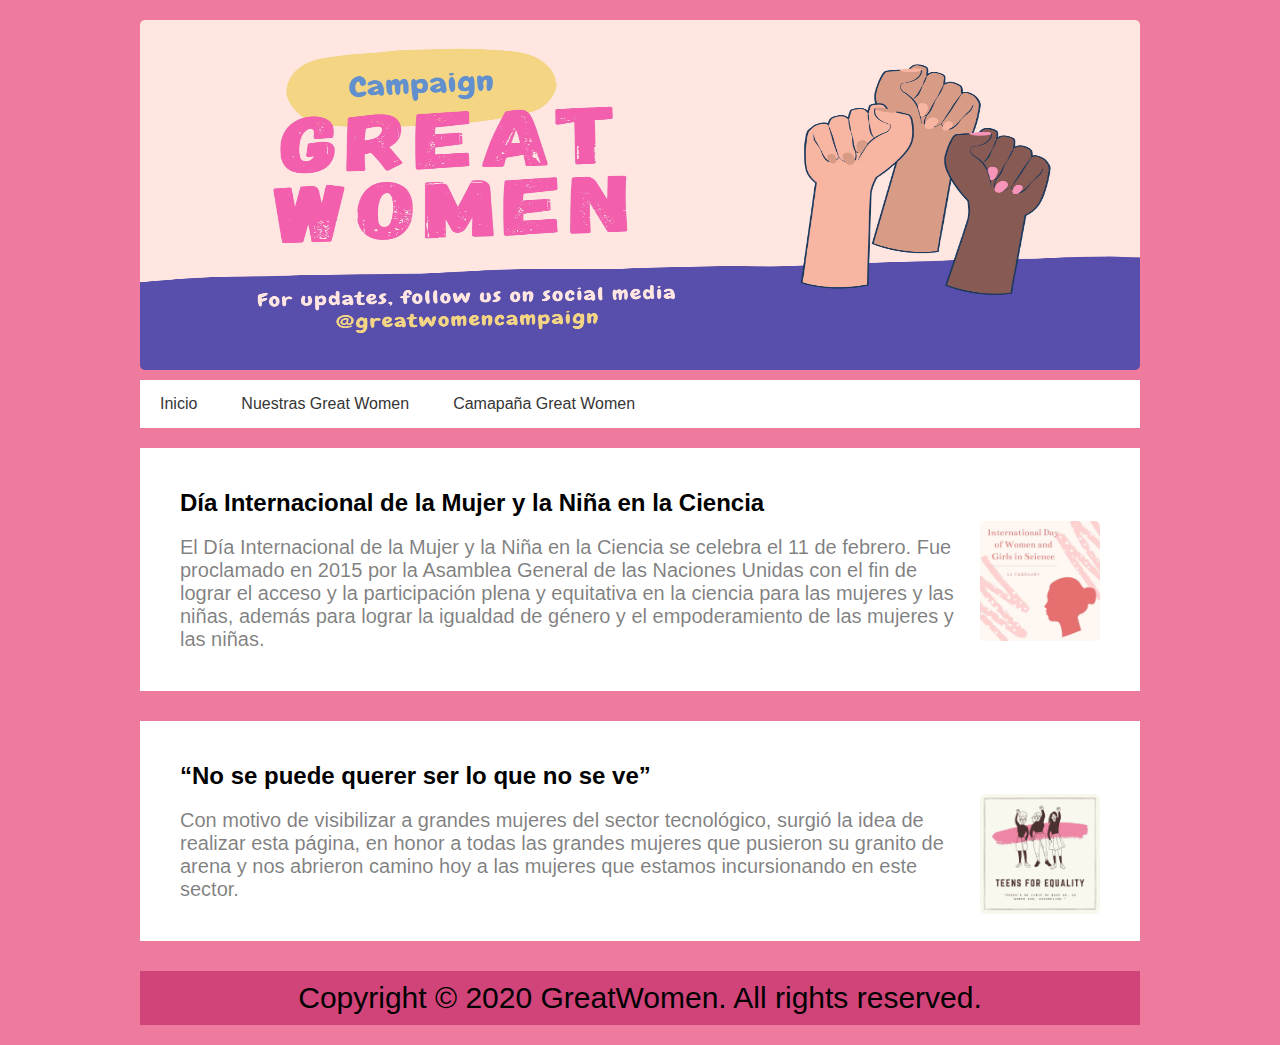
<file: TP 1/index.html>
<html>
    <head>
        <title>Great Women</title>
        <meta lang="es-AR">
        <meta charset="utf-8">
        <meta name="viewport" content="initial-scale=1, maximum-scale=1">
        <link rel="icon" href="Imagenes/GM.png">
        <link rel="stylesheet" type="text/css" href="styles.css"/>
    </head>
    <body>
        <header>
            <div class="banner">
                <img id="banner" src="Imagenes/Banner.jpg" alt="Banner" width="200">
            </div>
            <nav class="navegacion">
                <ul class="menu">
                    <li><a href="index.html" title="Inicio">Inicio</a></li>
                    <li><a href="GM.html" title="Nuestras Great Women">Nuestras Great Women</a></li>
                    <li><a href="Campaña.html" title="Campaña">Camapaña Great Women</a></li>
            </nav>
        </header>
        <section class="main">
            <section class="articles">
                <article>
                    <h2 id="TituloArt">Día Internacional de la Mujer y la Niña en la Ciencia</h2>
                    <br>
                    <img src="Imagenes/International Day of Women and Girls in Science.jpg" id="imag" width="120" height="120">

                    <p>El Día Internacional de la Mujer y la Niña en la Ciencia se celebra el 11 de febrero. Fue proclamado en 2015 por la Asamblea General de las Naciones Unidas con el fin de lograr el acceso y la participación plena y equitativa en la ciencia para las mujeres y las niñas, además para lograr la igualdad de género y el empoderamiento de las mujeres y las niñas.</p>
    
                </article>
                <article>
                    <h2 id="TituloArt">“No se puede querer ser lo que no se ve”</h2>
                    <br>
                    <img src="Imagenes/Teens4Equality.jpg" id="imag" width="120" height="120">
    
                    <p>Con motivo de visibilizar a grandes mujeres del sector tecnológico, surgió la idea de realizar esta página, en honor a todas las grandes mujeres que pusieron su granito de arena y nos abrieron camino hoy a las mujeres que estamos incursionando en este sector.</p>
    
                </article>
            </section>
        </section>
    </body>
    <footer>
        <div class="footer">Copyright © 2020 GreatWomen. All rights reserved.</div>
    </footer>
</html>
</file>
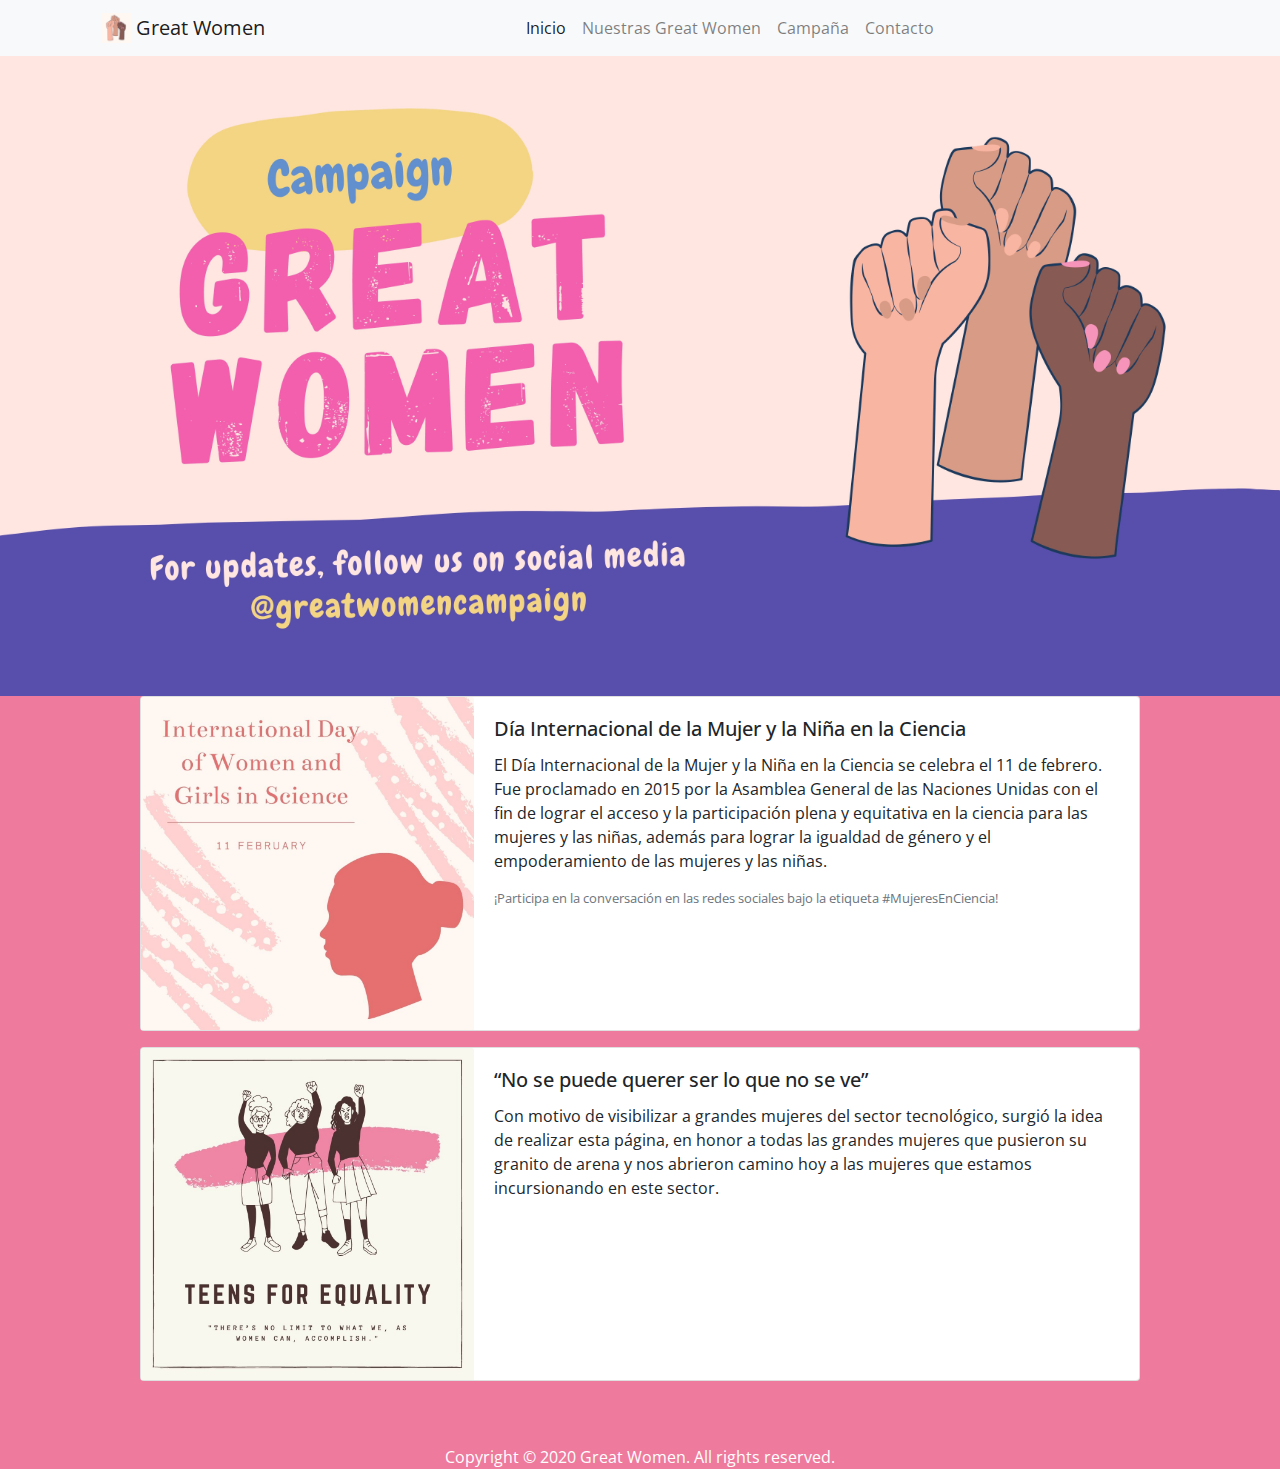
<file: TP 2/index.html>
<html>
  <head>
    <title>Great Women</title>
    <meta name="viewport" content="width=device-width, initial-scale=1, shrink-to-fit=no">
    <link rel="stylesheet" href="https://stackpath.bootstrapcdn.com/bootstrap/4.5.2/css/bootstrap.min.css" integrity="sha384-JcKb8q3iqJ61gNV9KGb8thSsNjpSL0n8PARn9HuZOnIxN0hoP+VmmDGMN5t9UJ0Z" crossorigin="anonymous">
    <meta lang="es-AR">
    <meta charset="utf-8">
    <link rel="icon" href="Imagenes/GM.png">
    <style>
      body{
        background-color: rgb(238, 122, 157);
        font-family: 'Open Sans', sans-serif;
      }
    </style>
    <link href="https://fonts.googleapis.com/css2?family=Open+Sans:wght@700&display=swap" rel="stylesheet">
  </head>
  <body>
    <header class="header">
      <div class="bg-light ">
        <div class="container">
                <nav class="navbar navbar-expand-lg navbar-light">
                  <button class="navbar-toggler" type="button" data-toggle="collapse" data-target="#navbarNavAltMarkup" aria-controls="navbarNavAltMarkup" aria-expanded="false" aria-label="Toggle navigation">
                    <span class="navbar-toggler-icon"></span>
                  </button>
                  <a class="navbar-brand">
                    <img src="Imagenes/GM.png" width="30" height="30" class="d-inline-block align-top" alt="LogoGreatWomen" loading="lazy">
                    Great Women
                  </a>
                  <div class="collapse navbar-collapse" id="navbarNavAltMarkup">
                    <div class=" navg navbar-nav w-100 justify-content-center ">
                      <a class="nav-item nav-link active" href="#">Inicio</a>
                      <a class="nav-item nav-link" href="GM.html">Nuestras Great Women</a>
                      <a class="nav-item nav-link" href="Campaña.html">Campaña</a>
                      <a class="nav-item nav-link" href="Contacto.html">Contacto</a>
                    </div>
                  </div>
                </nav>
          </div>
        </div>
        <div class="text-center">
          <img src="Imagenes/Banner.jpg" class="img-fluid" alt="Banner">
        </div>
        <div class="card mb-3 mx-auto" style="max-width: 1000px;">
          <div class="row no-gutters">
            <div class="col-md-4">
              <img src="Imagenes/International Day of Women and Girls in Science.jpg" class="card-img-top" alt="Mujeres y Niñas en Ciencia">
            </div>
            <div class="col-md-8">
              <div class="card-body">
                <h5 class="card-title">Día Internacional de la Mujer y la Niña en la Ciencia</h5>
                <p class="card-text">El Día Internacional de la Mujer y la Niña en la Ciencia se celebra el 11 de febrero. Fue proclamado en 2015 por la Asamblea General de las Naciones Unidas con el fin de lograr el acceso y la participación plena y equitativa en la ciencia para las mujeres y las niñas, además para lograr la igualdad de género y el empoderamiento de las mujeres y las niñas.</p>
                <p class="card-text"><small class="text-muted"> ¡Participa en la conversación en las redes sociales bajo la etiqueta #MujeresEnCiencia!</small></p>
              </div>
            </div>
          </div>
        </div>
        <div class="card mb-3 mx-auto" style="max-width: 1000px;">
          <div class="row no-gutters">
            <div class="col-md-4">
              <img src="Imagenes/Teens4Equality.jpg" class="card-img-top" alt="Mujeres por Equidad">
            </div>
            <div class="col-md-8">
              <div class="card-body">
                <h5 class="card-title">“No se puede querer ser lo que no se ve”</h5>
                <p class="card-text">Con motivo de visibilizar a grandes mujeres del sector tecnológico, surgió la idea de realizar esta página, en honor a todas las grandes mujeres que pusieron su granito de arena y nos abrieron camino hoy a las mujeres que estamos incursionando en este sector.</p>
              </div>
            </div>
          </div>
        </div>
      </header>
        <script src="https://code.jquery.com/jquery-3.5.1.slim.min.js" integrity="sha384-DfXdz2htPH0lsSSs5nCTpuj/zy4C+OGpamoFVy38MVBnE+IbbVYUew+OrCXaRkfj" crossorigin="anonymous"></script>
        <script src="https://cdn.jsdelivr.net/npm/popper.js@1.16.1/dist/umd/popper.min.js" integrity="sha384-9/reFTGAW83EW2RDu2S0VKaIzap3H66lZH81PoYlFhbGU+6BZp6G7niu735Sk7lN" crossorigin="anonymous"></script>
        <script src="https://stackpath.bootstrapcdn.com/bootstrap/4.5.2/js/bootstrap.min.js" integrity="sha384-B4gt1jrGC7Jh4AgTPSdUtOBvfO8shuf57BaghqFfPlYxofvL8/KUEfYiJOMMV+rV" crossorigin="anonymous"></script>
  </body>
  <br>
  <br>
  <footer>
    <div class="footer mx-auto text-white text-center">Copyright © 2020 Great Women. All rights reserved.</div>
  </footer>
</html>
</file>
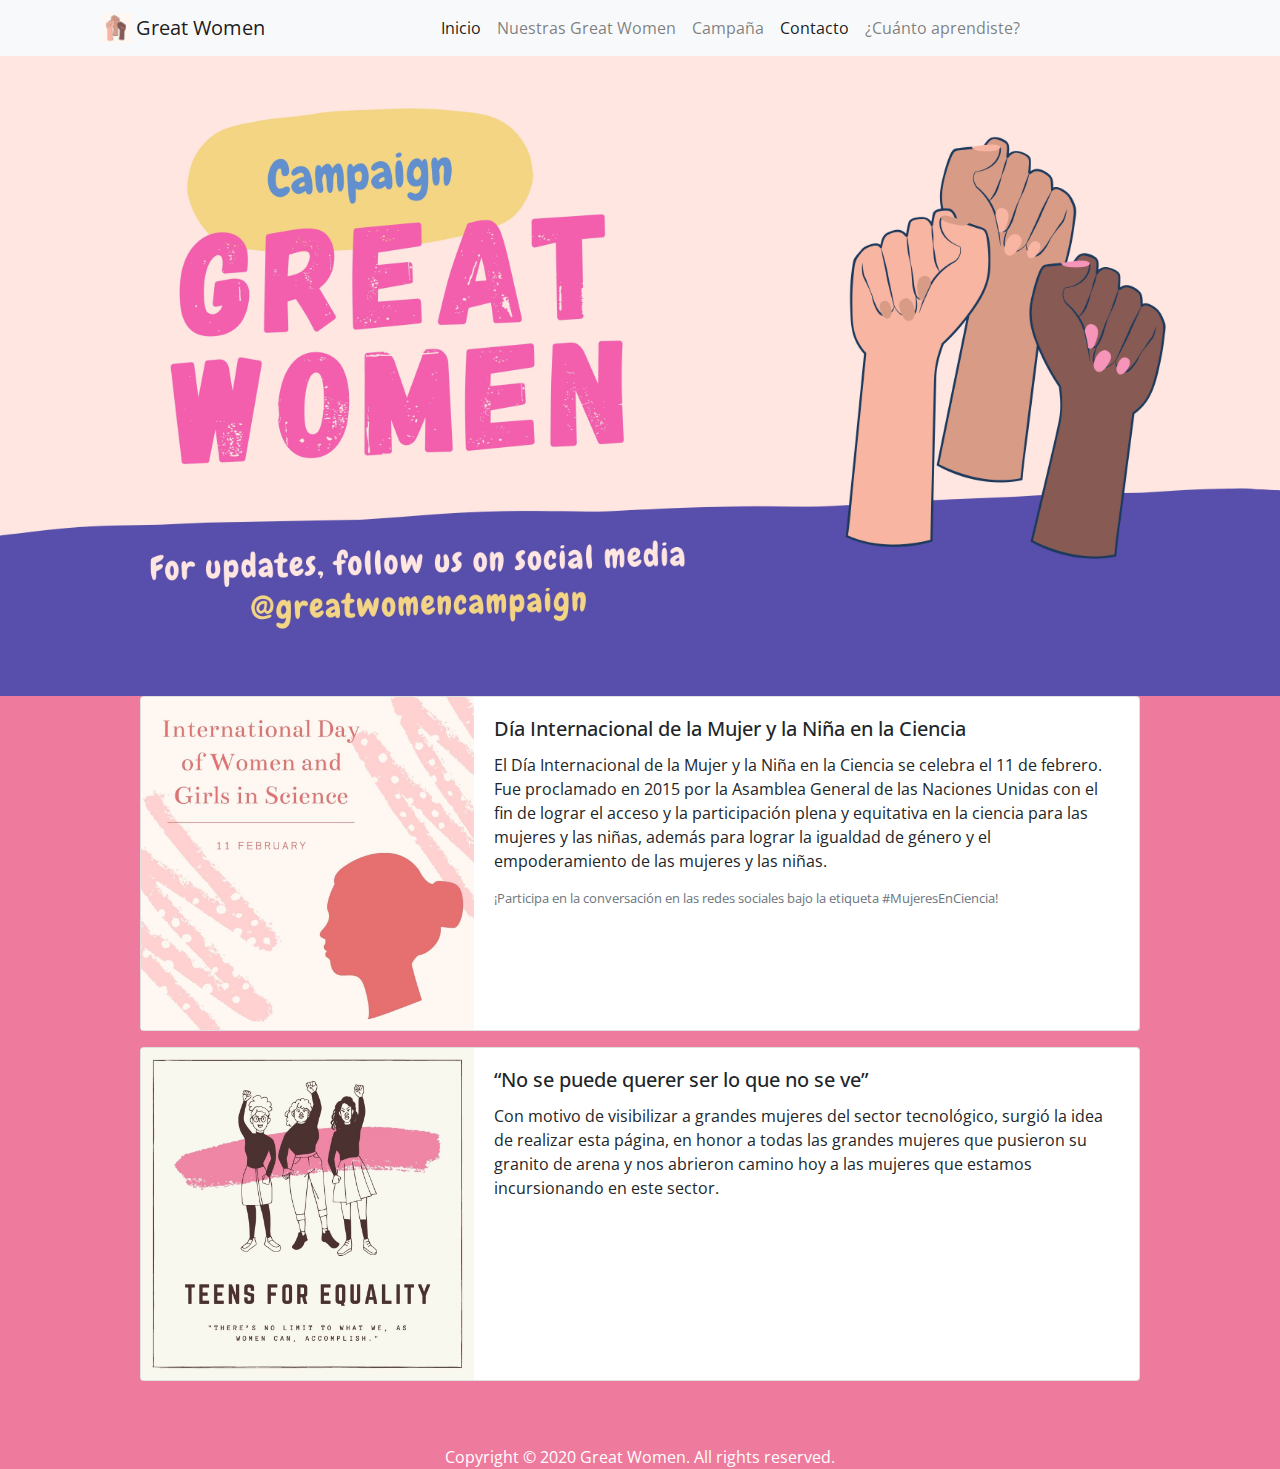
<file: TP 3/index.html>
<html>
  <head>
    <title>Great Women</title>
    <meta name="viewport" content="width=device-width, initial-scale=1, shrink-to-fit=no">
    <link rel="stylesheet" href="https://stackpath.bootstrapcdn.com/bootstrap/4.5.2/css/bootstrap.min.css" integrity="sha384-JcKb8q3iqJ61gNV9KGb8thSsNjpSL0n8PARn9HuZOnIxN0hoP+VmmDGMN5t9UJ0Z" crossorigin="anonymous">
    <meta lang="es-AR">
    <meta charset="utf-8">
    <link rel="icon" href="Imagenes/GM.png">
    <style>
      body{
        background-color: rgb(238, 122, 157);
        font-family: 'Open Sans', sans-serif;
      }
    </style>
    <link href="https://fonts.googleapis.com/css2?family=Open+Sans:wght@700&display=swap" rel="stylesheet">
  </head>
  <body>
    <header class="header">
      <div class="bg-light ">
        <div class="container">
                <nav class="navbar navbar-expand-lg navbar-light">
                  <button class="navbar-toggler" type="button" data-toggle="collapse" data-target="#navbarNavAltMarkup" aria-controls="navbarNavAltMarkup" aria-expanded="false" aria-label="Toggle navigation">
                    <span class="navbar-toggler-icon"></span>
                  </button>
                  <a class="navbar-brand">
                    <img src="Imagenes/GM.png" width="30" height="30" class="d-inline-block align-top" alt="LogoGreatWomen" loading="lazy">
                    Great Women
                  </a>
                  <div class="collapse navbar-collapse" id="navbarNavAltMarkup">
                    <div class=" navg navbar-nav w-100 justify-content-center ">
                      <a class="nav-item nav-link active" href="#">Inicio</a>
                      <a class="nav-item nav-link" href="GM.html">Nuestras Great Women</a>
                      <a class="nav-item nav-link" href="Campaña.html">Campaña</a>
                      <a class="nav-item nav-link active" href="Contacto.html">Contacto</a>
                      <a class="nav-item nav-link" href="adivinanza.html">¿Cuánto aprendiste?</a>

                    </div>
                  </div>
                </nav>
          </div>
        </div>
        <div class="text-center">
          <img src="Imagenes/Banner.jpg" class="img-fluid" alt="Banner">
        </div>
        <div class="card mb-3 mx-auto" style="max-width: 1000px;">
          <div class="row no-gutters">
            <div class="col-md-4">
              <img src="Imagenes/International Day of Women and Girls in Science.jpg" class="card-img-top" alt="Mujeres y Niñas en Ciencia">
            </div>
            <div class="col-md-8">
              <div class="card-body">
                <h5 class="card-title">Día Internacional de la Mujer y la Niña en la Ciencia</h5>
                <p class="card-text">El Día Internacional de la Mujer y la Niña en la Ciencia se celebra el 11 de febrero. Fue proclamado en 2015 por la Asamblea General de las Naciones Unidas con el fin de lograr el acceso y la participación plena y equitativa en la ciencia para las mujeres y las niñas, además para lograr la igualdad de género y el empoderamiento de las mujeres y las niñas.</p>
                <p class="card-text"><small class="text-muted"> ¡Participa en la conversación en las redes sociales bajo la etiqueta #MujeresEnCiencia!</small></p>
              </div>
            </div>
          </div>
        </div>
        <div class="card mb-3 mx-auto" style="max-width: 1000px;">
          <div class="row no-gutters">
            <div class="col-md-4">
              <img src="Imagenes/Teens4Equality.jpg" class="card-img-top" alt="Mujeres por Equidad">
            </div>
            <div class="col-md-8">
              <div class="card-body">
                <h5 class="card-title">“No se puede querer ser lo que no se ve”</h5>
                <p class="card-text">Con motivo de visibilizar a grandes mujeres del sector tecnológico, surgió la idea de realizar esta página, en honor a todas las grandes mujeres que pusieron su granito de arena y nos abrieron camino hoy a las mujeres que estamos incursionando en este sector.</p>
              </div>
            </div>
          </div>
        </div>
      </header>
        <script src="https://code.jquery.com/jquery-3.5.1.slim.min.js" integrity="sha384-DfXdz2htPH0lsSSs5nCTpuj/zy4C+OGpamoFVy38MVBnE+IbbVYUew+OrCXaRkfj" crossorigin="anonymous"></script>
        <script src="https://cdn.jsdelivr.net/npm/popper.js@1.16.1/dist/umd/popper.min.js" integrity="sha384-9/reFTGAW83EW2RDu2S0VKaIzap3H66lZH81PoYlFhbGU+6BZp6G7niu735Sk7lN" crossorigin="anonymous"></script>
        <script src="https://stackpath.bootstrapcdn.com/bootstrap/4.5.2/js/bootstrap.min.js" integrity="sha384-B4gt1jrGC7Jh4AgTPSdUtOBvfO8shuf57BaghqFfPlYxofvL8/KUEfYiJOMMV+rV" crossorigin="anonymous"></script>
  </body>
  <br>
  <br>
  <footer>
    <div class="footer mx-auto text-white text-center">Copyright © 2020 Great Women. All rights reserved.</div>
  </footer>
</html>
</file>
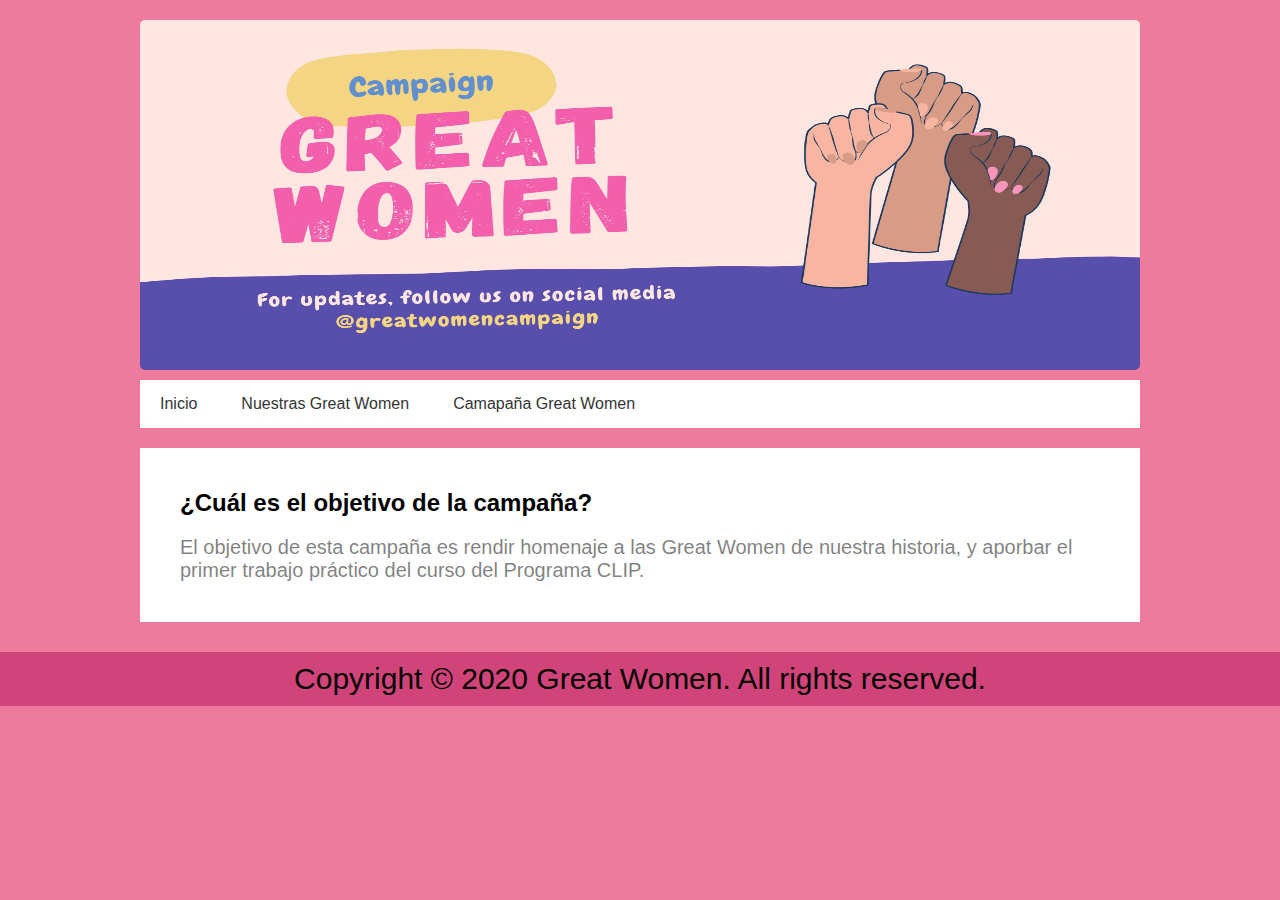
<file: TP 1/Campaña.html>
<html>
	<head>
		<title>Grandes Mujeres</title>
		<meta lang="es-AR">
		<meta charset="utf-8">
		<link rel="icon" href="Imagenes/GM.png">
		<link rel="stylesheet" type="text/css" href="styles.css">

	</head>
	<body>

		<header>
			<div class="banner">
				<img id="banner" src="Imagenes/Banner.jpg" alt="Banner" width="200">
			</div>
			<nav class="navegacion">
				<ul class="menu">
					<li><a href="index.html" title="Inicio">Inicio</a></li>
                    <li><a href="GM.html" title="Nuestras Great Women">Nuestras Great Women</a></li>
                    <li><a href="Campaña.html" title="Campaña">Camapaña Great Women</a></li>
			</nav>
		</header> 

		<section class="main">
			<section class="articles">
				<article>
					<h2 id="TituloArt">¿Cuál es el objetivo de la campaña?</h2>
					<br>
					<p>El objetivo de esta campaña es rendir homenaje a las Great Women de nuestra historia, y aporbar el primer trabajo práctico del curso del Programa CLIP. </p>
				</article>
			</section>
		</section>
		<br>
			<div class="footer">Copyright © 2020 Great Women. All rights reserved.
			</div>
	</body>
</html>
</file>
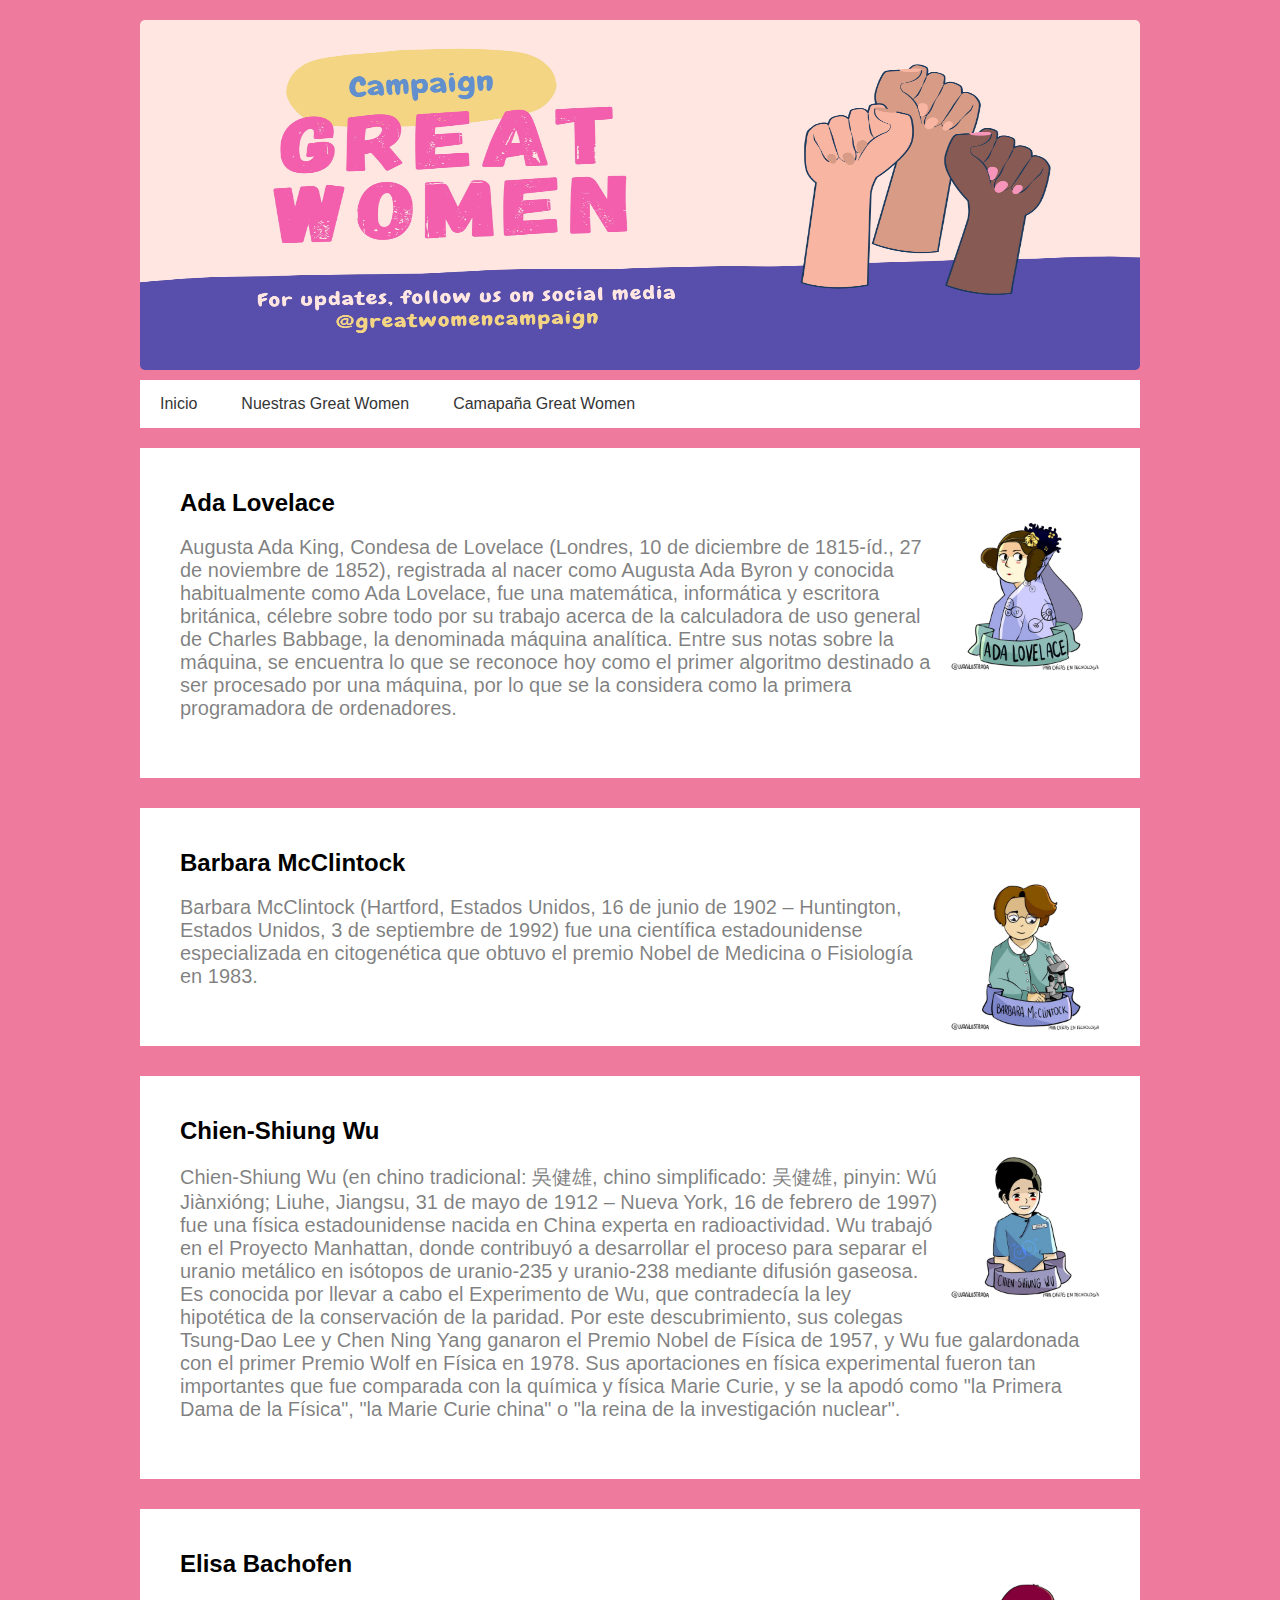
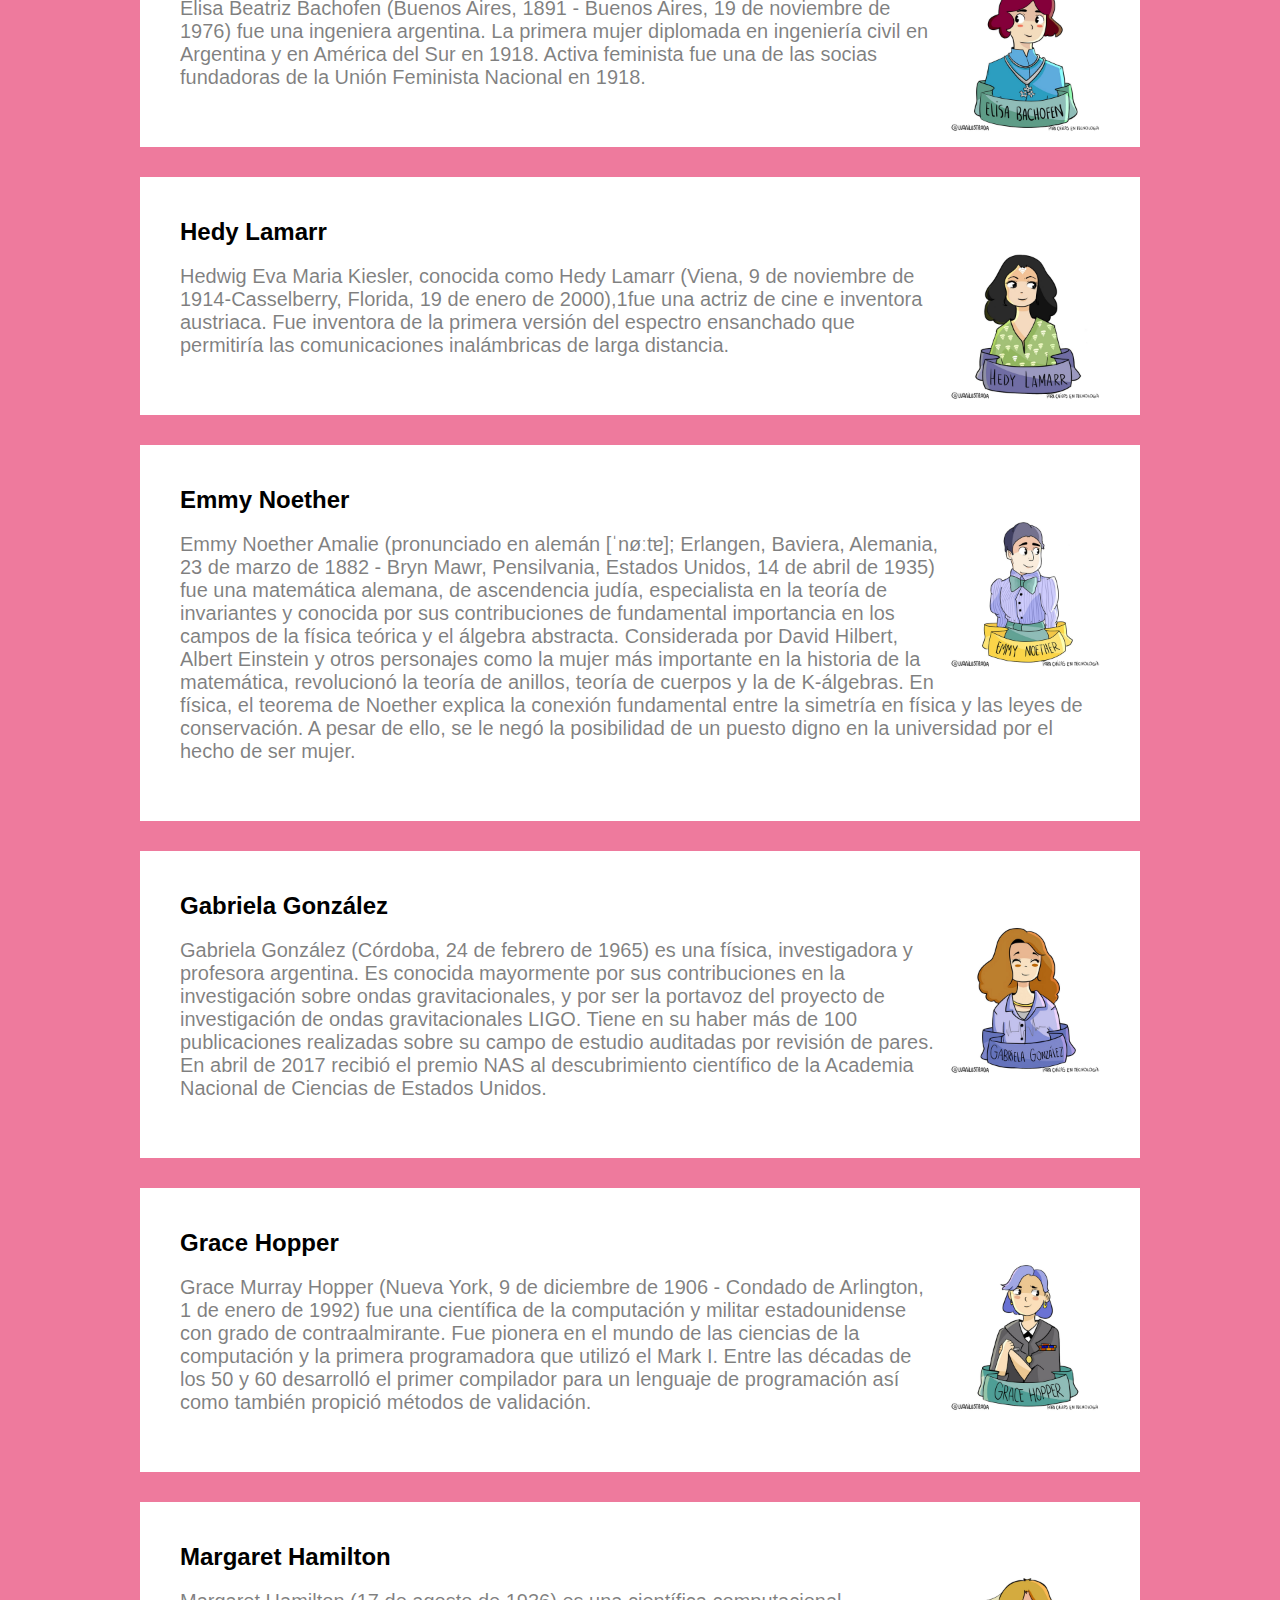
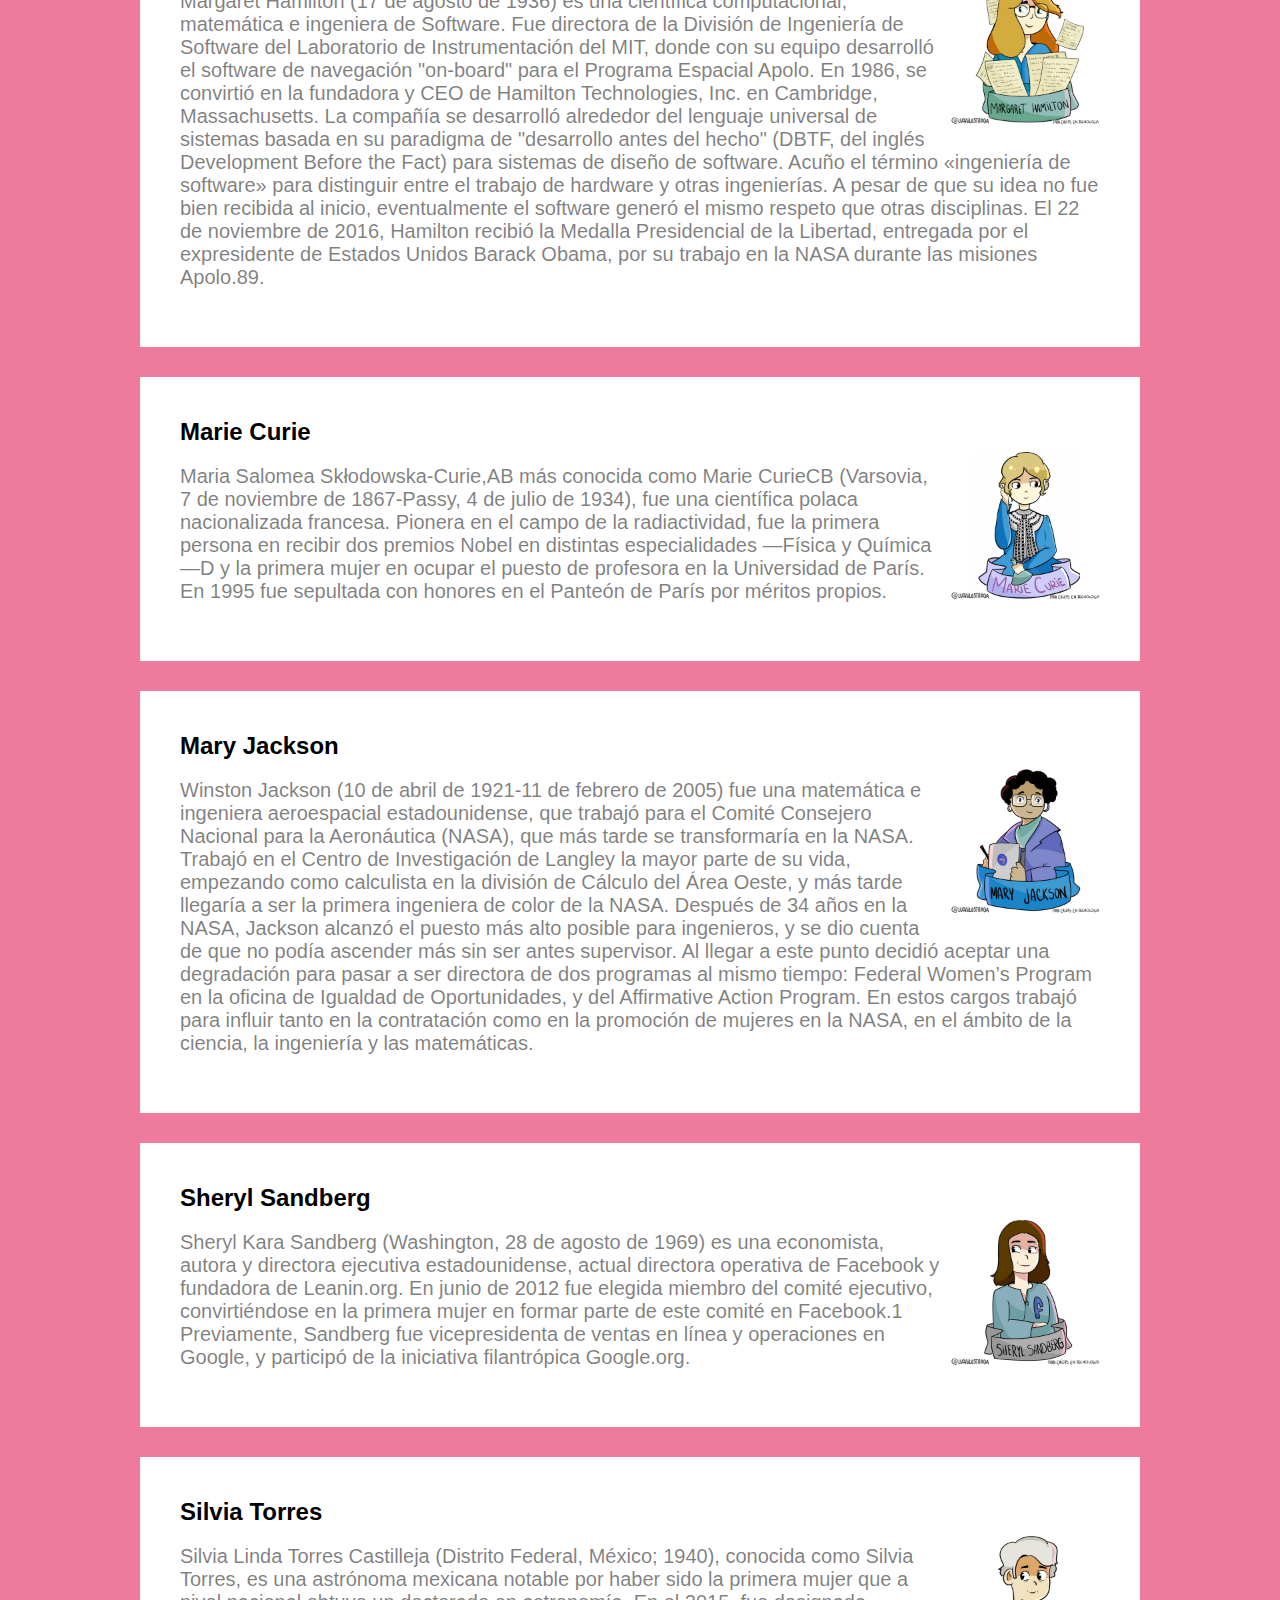
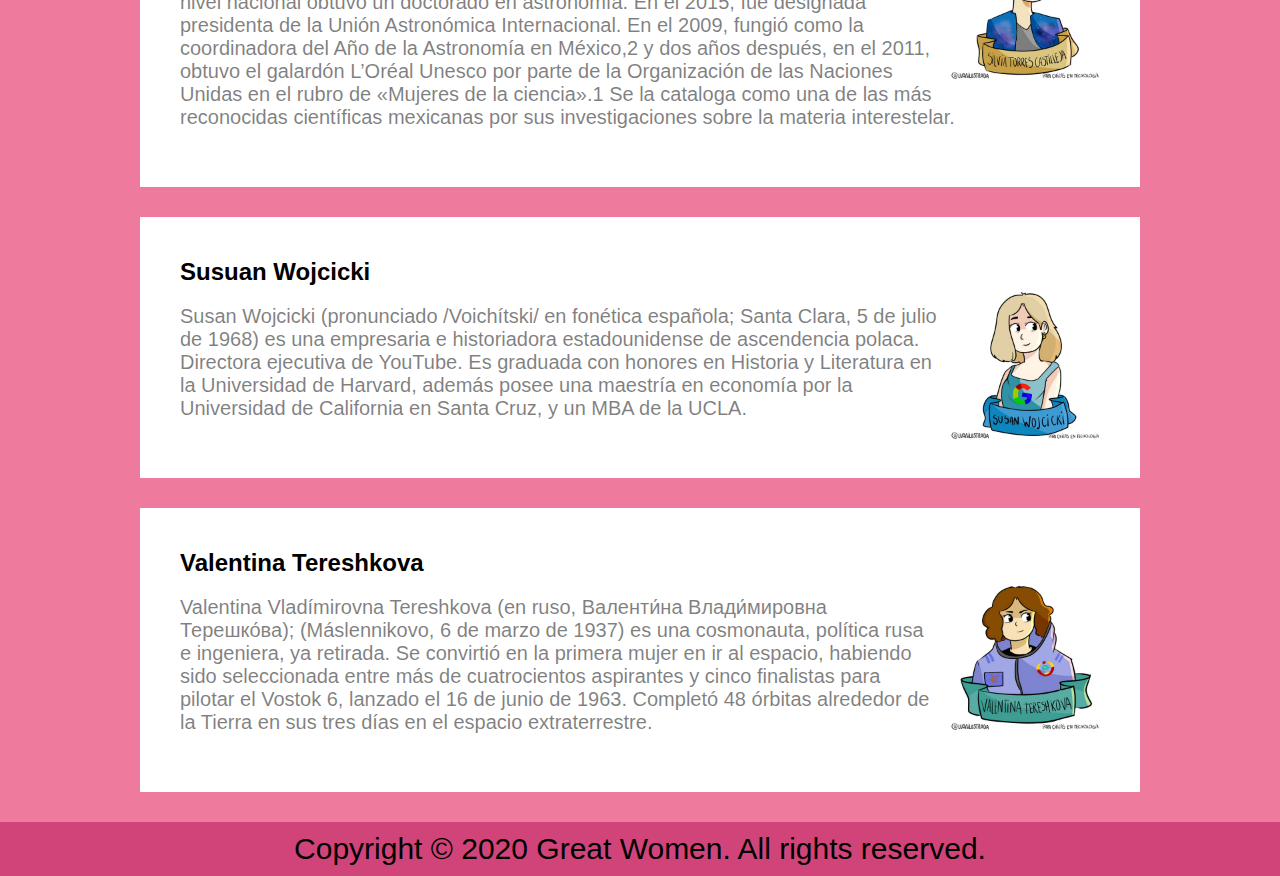
<file: TP 1/GM.html>
<html>
    <head>
        <title>Grandes Mujeres</title>
		<meta lang="es-AR">
		<meta charset="utf-8">
		<link rel="icon" href="Imagenes/GM.png">
		<link rel="stylesheet" type="text/css" href="styles.css">
        <meta name="viewport" content="initial-scale=1, maximum-scale=1">
    </head>
<body>

	<header>
        <div class="banner">
            <img id="banner" src="Imagenes/Banner.jpg" alt="Banner" width="200">
        </div>
        <nav class="navegacion">
            <ul class="menu">
                <li><a href="index.html" title="Inicio">Inicio</a></li>
                    <li><a href="GM.html" title="Nuestras Great Women">Nuestras Great Women</a></li>
                    <li><a href="Campaña.html" title="Campaña">Camapaña Great Women</a></li>
        </nav>
    </header>
	<section class="main">
		<section class="articles">
			<article>
				<h2 id="TituloArt">Ada Lovelace</h2>
				<br>
				<img src="Imagenes/900px-Ada_Lovelace_en_Grandes_Mujeres_de_Chicas_en_Tecnología_01.jpg" id="imag" width="150" height="150">
				<p>Augusta Ada King, Condesa de Lovelace (Londres, 10 de diciembre de 1815-íd., 27 de noviembre de 1852), registrada al nacer como Augusta Ada Byron y conocida habitualmente como Ada Lovelace, fue una matemática, informática y escritora británica, célebre sobre todo por su trabajo acerca de la calculadora de uso general de Charles Babbage, la denominada máquina analítica. Entre sus notas sobre la máquina, se encuentra lo que se reconoce hoy como el primer algoritmo destinado a ser procesado por una máquina, por lo que se la considera como la primera programadora de ordenadores.</p>
                <br>
            </article>
            <article>
				<h2 id="TituloArt">Barbara McClintock</h2>
				<br>
				<img src="Imagenes/900px-Barbara_Mc_Clintock_en_Grandes_Mujeres_de_Chicas_en_Tecnología.jpg" id="imag" width="150" height="150">
				 <p>Barbara McClintock​ (Hartford, Estados Unidos, 16 de junio de 1902 – Huntington, Estados Unidos, 3 de septiembre de 1992) fue una científica estadounidense especializada en citogenética que obtuvo el premio Nobel de Medicina o Fisiología en 1983.</p>
                 <br>
            </article>
            <article>
				<h2 id="TituloArt">Chien-Shiung Wu</h2>
				<br>
				<img src="Imagenes/900px-Chien_Shiung_Wu_en_Grandes_Mujeres_de_Chicas_en_Tecnología.jpg" id="imag" width="150" height="150">
				 <p>Chien-Shiung Wu (en chino tradicional: 吳健雄, chino simplificado: 吴健雄, pinyin: Wú Jiànxióng; Liuhe, Jiangsu, 31 de mayo de 1912 – Nueva York, 16 de febrero de 1997) fue una física estadounidense nacida en China experta en radioactividad. Wu trabajó en el Proyecto Manhattan, donde contribuyó a desarrollar el proceso para separar el uranio metálico en isótopos de uranio-235 y uranio-238 mediante difusión gaseosa. Es conocida por llevar a cabo el Experimento de Wu, que contradecía la ley hipotética de la conservación de la paridad. Por este descubrimiento, sus colegas Tsung-Dao Lee y Chen Ning Yang ganaron el Premio Nobel de Física de 1957, y Wu fue galardonada con el primer Premio Wolf en Física en 1978. Sus aportaciones en física experimental fueron tan importantes que fue comparada con la química y física Marie Curie, y se la apodó como "la Primera Dama de la Física", "la Marie Curie china" o "la reina de la investigación nuclear".</p>
                 <br>
            </article>
            <article>
				<h2 id="TituloArt">Elisa Bachofen</h2>
				<br>
				<img src="Imagenes/900px-Elisa_Bachofen_en_Grandes_Mujeres_de_Chicas_en_Tecnología.jpg" id="imag" width="150" height="150">
				 <p>Elisa Beatriz Bachofen (Buenos Aires, 1891 - Buenos Aires, 19 de noviembre de 1976) fue una ingeniera argentina. La primera mujer diplomada en ingeniería civil en Argentina y en América del Sur en 1918. Activa feminista fue una de las socias fundadoras de la Unión Feminista Nacional en 1918.</p>
                 <br>
            </article>
            <article>
				<h2 id="TituloArt">Hedy Lamarr</h2>
				<br>
				<img src="Imagenes/900px-Hedy_Lamarr_en_Grandes_Mujeres_de_Chicas_en_Tecnología.jpg" id="imag" width="150" height="150">
				 <p>Hedwig Eva Maria Kiesler, conocida como Hedy Lamarr (Viena, 9 de noviembre de 1914-Casselberry, Florida, 19 de enero de 2000),1​fue una actriz de cine e inventora austriaca. Fue inventora de la primera versión del espectro ensanchado que permitiría las comunicaciones inalámbricas de larga distancia.</p>
                 <br>
            </article>
            <article>
				<h2 id="TituloArt">Emmy Noether</h2>
				<br>
				<img src="Imagenes/900px-Emmy_Noether_en_Grandes_Mujeres_de_Chicas_en_Tecnología.jpg" id="imag" width="150" height="150">
				 <p>Emmy Noether Amalie (pronunciado en alemán [ˈnøːtɐ]; Erlangen, Baviera, Alemania, 23 de marzo de 1882 - Bryn Mawr, Pensilvania, Estados Unidos, 14 de abril de 1935) fue una matemática alemana, de ascendencia judía, especialista en la teoría de invariantes​ y conocida por sus contribuciones de fundamental importancia en los campos de la física teórica y el álgebra abstracta. Considerada por David Hilbert, Albert Einstein y otros personajes como la mujer más importante en la historia de la matemática, revolucionó la teoría de anillos, teoría de cuerpos y la de K-álgebras. En física, el teorema de Noether explica la conexión fundamental entre la simetría en física y las leyes de conservación.​ A pesar de ello, se le negó la posibilidad de un puesto digno en la universidad por el hecho de ser mujer.</p>
                 <br>
            </article>
            <article>
				<h2 id="TituloArt">Gabriela González</h2>
				<br>
				<img src="Imagenes/900px-Gabriela_González_en_Grandes_Mujeres_de_Chicas_en_Tecnología.jpg" id="imag" width="150" height="150">
				 <p>Gabriela González (Córdoba,​ 24 de febrero de 1965) es una física, investigadora y profesora argentina. Es conocida mayormente por sus contribuciones en la investigación sobre ondas gravitacionales, y por ser la portavoz del proyecto de investigación de ondas gravitacionales LIGO.​ Tiene en su haber más de 100 publicaciones realizadas sobre su campo de estudio auditadas por revisión de pares.​ En abril de 2017 recibió el premio NAS al descubrimiento científico de la Academia Nacional de Ciencias de Estados Unidos.</p>
                 <br>
            </article>
            <article>
				<h2 id="TituloArt">Grace Hopper</h2>
				<br>
				<img src="Imagenes/900px-Grace_Hopper_en_Grandes_Mujeres_de_Chicas_en_Tecnología.jpg" id="imag" width="150" height="150">
				 <p>Grace Murray Hopper (Nueva York, 9 de diciembre de 1906 - Condado de Arlington, 1 de enero de 1992) fue una científica de la computación y militar estadounidense con grado de contraalmirante. Fue pionera en el mundo de las ciencias de la computación y la primera programadora que utilizó el Mark I. Entre las décadas de los 50 y 60 desarrolló el primer compilador para un lenguaje de programación así como también propició métodos de validación.</p>
                 <br>
            </article>
            <article>
				<h2 id="TituloArt">Margaret Hamilton</h2>
				<br>
				<img src="Imagenes/900px-Margaret_Hamilton_en_Grandes_Mujeres_de_Chicas_en_Tecnología.jpg" id="imag" width="150" height="150">
				 <p>Margaret Hamilton (17 de agosto de 1936) es una científica computacional, matemática e ingeniera de Software.

                    Fue directora de la División de Ingeniería de Software del Laboratorio de Instrumentación del MIT,​ donde con su equipo desarrolló el software de navegación "on-board" para el Programa Espacial Apolo.​ En 1986, se convirtió en la fundadora y CEO de Hamilton Technologies, Inc. en Cambridge, Massachusetts. La compañía se desarrolló alrededor del lenguaje universal de sistemas basada en su paradigma de "desarrollo antes del hecho" (DBTF, del inglés Development Before the Fact) para sistemas de diseño de software. Acuño el término «ingeniería de software» para distinguir entre el trabajo de hardware y otras ingenierías. A pesar de que su idea no fue bien recibida al inicio, eventualmente el software generó el mismo respeto que otras disciplinas.
                    
                    El 22 de noviembre de 2016, Hamilton recibió la Medalla Presidencial de la Libertad, entregada por el expresidente de Estados Unidos Barack Obama, por su trabajo en la NASA durante las misiones Apolo.8​9​.</p>
                 <br>
            </article>
            <article>
				<h2 id="TituloArt">Marie Curie</h2>
				<br>
				<img src="Imagenes/900px-Marie_Curie_en_Grandes_Mujeres_de_Chicas_en_Tecnología.jpg" id="imag" width="150" height="150">
				 <p>Maria Salomea Skłodowska-Curie,A​B​ más conocida como Marie CurieC​B​ (Varsovia, 7 de noviembre de 1867-Passy, 4 de julio de 1934), fue una científica polaca nacionalizada francesa. Pionera en el campo de la radiactividad, fue la primera persona en recibir dos premios Nobel en distintas especialidades —Física y Química—D​ y la primera mujer en ocupar el puesto de profesora en la Universidad de París. En 1995 fue sepultada con honores en el Panteón de París por méritos propios.</p>
                 <br>
            </article>
            <article>
				<h2 id="TituloArt">Mary Jackson</h2>
				<br>
				<img src="Imagenes/900px-Mary_Jackson_en_Grandes_Mujeres_de_Chicas_en_Tecnología.jpg" id="imag" width="150" height="150">
				 <p>Winston Jackson (10 de abril de 1921-11 de febrero de 2005) fue una matemática e ingeniera aeroespacial estadounidense, que trabajó para el Comité Consejero Nacional para la Aeronáutica (NASA), que más tarde se transformaría en la NASA. Trabajó en el Centro de Investigación de Langley la mayor parte de su vida, empezando como calculista en la división de Cálculo del Área Oeste, y más tarde llegaría a ser la primera ingeniera de color de la NASA. Después de 34 años en la NASA, Jackson alcanzó el puesto más alto posible para ingenieros, y se dio cuenta de que no podía ascender más sin ser antes supervisor. Al llegar a este punto decidió aceptar una degradación para pasar a ser directora de dos programas al mismo tiempo: Federal Women’s Program en la oficina de Igualdad de Oportunidades, y del Affirmative Action Program. En estos cargos trabajó para influir tanto en la contratación como en la promoción de mujeres en la NASA, en el ámbito de la ciencia, la ingeniería y las matemáticas.</p>
                 <br>
            </article>
            <article>
				<h2 id="TituloArt">Sheryl Sandberg</h2>
				<br>
				<img src="Imagenes/900px-Sheryl_Sandberg_en_Grandes_Mujeres_de_Chicas_en_Tecnología.jpg" id="imag" width="150" height="150">
				 <p>Sheryl Kara Sandberg (Washington, 28 de agosto de 1969) es una economista, autora y directora ejecutiva estadounidense, actual directora operativa de Facebook y fundadora de Leanin.org. En junio de 2012 fue elegida miembro del comité ejecutivo, convirtiéndose en la primera mujer en formar parte de este comité en Facebook.1​ Previamente, Sandberg fue vicepresidenta de ventas en línea y operaciones en Google, y participó de la iniciativa filantrópica Google.org.</p>
                 <br>
            </article>
            <article>
				<h2 id="TituloArt">Silvia Torres</h2>
				<br>
				<img src="Imagenes/900px-Silvia_Torres_Castilleja_en_Grandes_Mujeres_de_Chicas_en_Tecnología.jpg" id="imag" width="150" height="150">
				 <p>Silvia Linda Torres Castilleja (Distrito Federal, México; 1940),​ conocida como Silvia Torres, es una astrónoma mexicana notable por haber sido la primera mujer que a nivel nacional obtuvo un doctorado en astronomía. En el 2015, fue designada presidenta de la Unión Astronómica Internacional. En el 2009, fungió como la coordinadora del Año de la Astronomía en México,2​ y dos años después, en el 2011, obtuvo el galardón L’Oréal Unesco por parte de la Organización de las Naciones Unidas en el rubro de «Mujeres de la ciencia».1​ Se la cataloga como una de las más reconocidas científicas mexicanas por sus investigaciones sobre la materia interestelar.</p>
                 <br>
            </article>
            <article>
				<h2 id="TituloArt">Susuan Wojcicki</h2>
				<br>
				<img src="Imagenes/900px-Susan_Wojcicki_en_Grandes_Mujeres_de_Chicas_en_Tecnología.jpg" id="imag" width="150" height="150">
				 <p>Susan Wojcicki (pronunciado /Voichítski/ en fonética española; Santa Clara, 5 de julio de 1968) es una empresaria e historiadora estadounidense de ascendencia polaca.

                    Directora ejecutiva de YouTube. Es graduada con honores en Historia y Literatura en la Universidad de Harvard, además posee una maestría en economía por la Universidad de California en Santa Cruz, y un MBA de la UCLA.</p>
                 <br>
            </article>
            <article>
				<h2 id="TituloArt">Valentina Tereshkova</h2>
				<br>
				<img src="Imagenes/900px-Valentina_Tereshkova_en_Grandes_Mujeres_de_Chicas_en_Tecnología.jpg" id="imag" width="150" height="150">
				 <p>Valentina Vladímirovna Tereshkova (en ruso, Валенти́на Влади́мировна Терешко́ва); (Máslennikovo, 6 de marzo de 1937)​ es una cosmonauta, política rusa e ingeniera, ya retirada. Se convirtió en la primera mujer en ir al espacio, habiendo sido seleccionada entre más de cuatrocientos aspirantes y cinco finalistas para pilotar el Vostok 6, lanzado el 16 de junio de 1963. Completó 48 órbitas alrededor de la Tierra en sus tres días en el espacio extraterrestre.</p>
                 <br>
			</article>
		</section>
	</section>
	<br>
		<div class="footer">Copyright © 2020 Great Women. All rights reserved.
		</div>

</body>
</html>
</file>
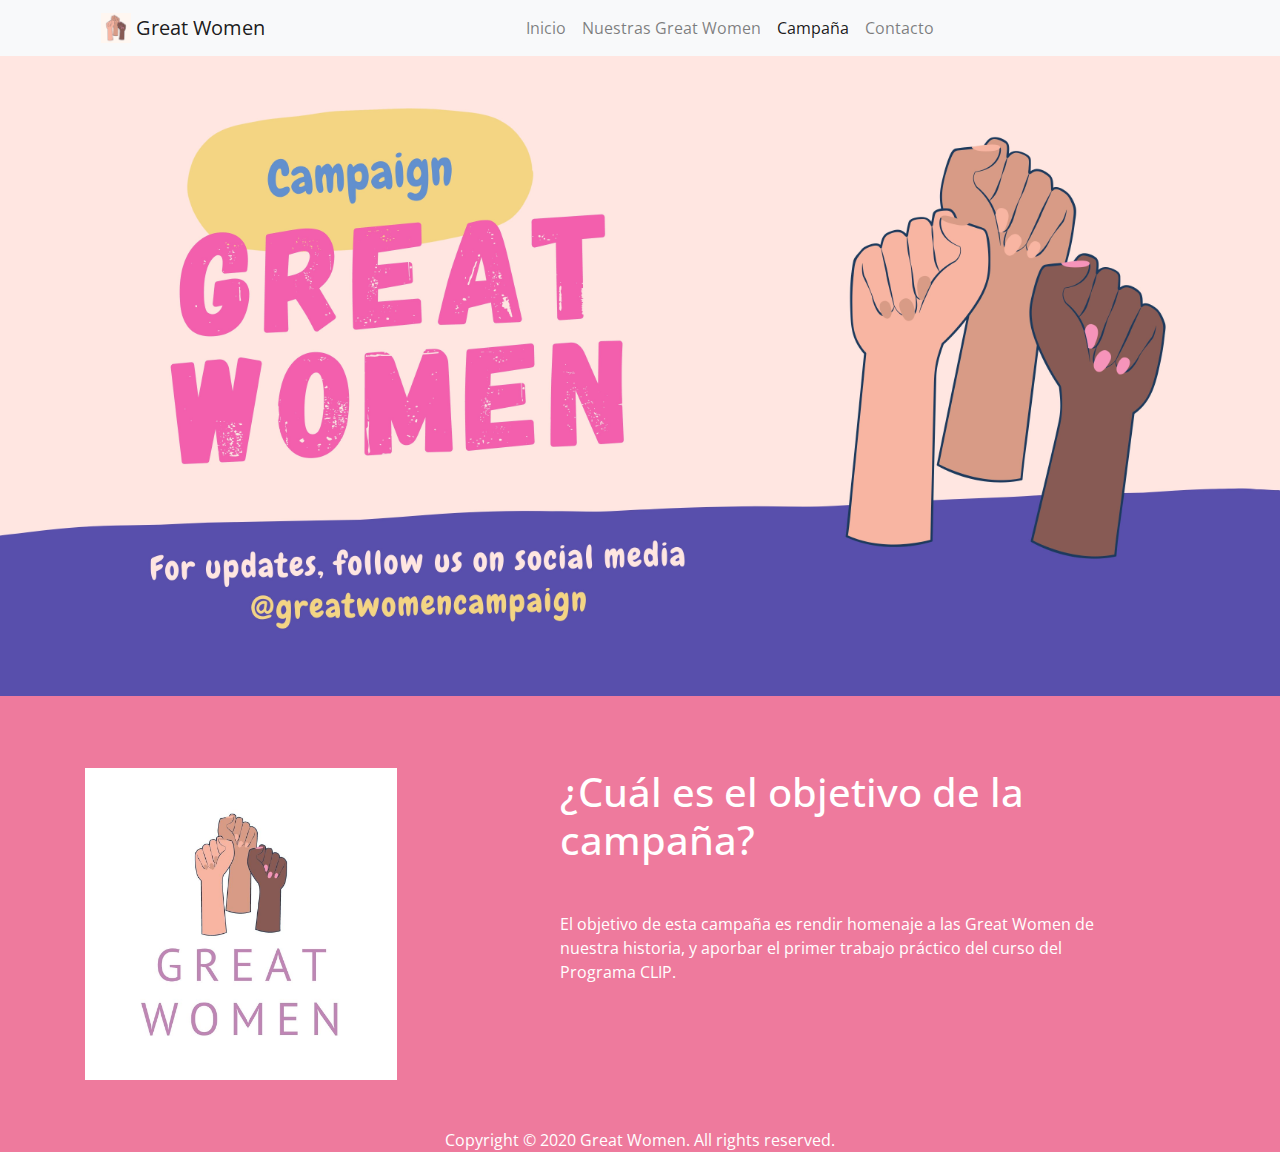
<file: TP 2/Campaña.html>
<!doctype html>
<html>
	<head>
        <title>Great Women</title>
        <meta name="viewport" content="width=device-width, initial-scale=1, shrink-to-fit=no">
        <link rel="stylesheet" href="https://stackpath.bootstrapcdn.com/bootstrap/4.5.2/css/bootstrap.min.css" integrity="sha384-JcKb8q3iqJ61gNV9KGb8thSsNjpSL0n8PARn9HuZOnIxN0hoP+VmmDGMN5t9UJ0Z" crossorigin="anonymous">
        <meta lang="es-AR">
        <meta charset="utf-8">
        <link rel="icon" href="Imagenes/GM.png">
        <style>
          body{
            background-color:rgb(238, 122, 157);
            font-family: 'Open Sans', sans-serif;
          }
        </style>
        <link href="https://fonts.googleapis.com/css2?family=Open+Sans:wght@700&display=swap" rel="stylesheet">
	</head>
	<body>
		<header class="header">
			<div class="bg-light">
                <div class="container">
                    <nav class="navbar navbar-expand-lg navbar-light">
                        <button class="navbar-toggler" type="button" data-toggle="collapse" data-target="#navbarNavAltMarkup" aria-controls="navbarNavAltMarkup" aria-expanded="false" aria-label="Toggle navigation">
                            <span class="navbar-toggler-icon"></span>
                        </button>
                        <a class="navbar-brand">
                            <img src="Imagenes/GM.png" width="30" height="30" class="d-inline-block align-top" alt="LogoGreatWomen" loading="lazy">
                        Great Women
                        </a>
                        <div class="collapse navbar-collapse" id="navbarNavAltMarkup">
                            <div class=" navg navbar-nav w-100 justify-content-center ">
                                <a class="nav-item nav-link " href="index.html">Inicio</a>
                                <a class="nav-item nav-link" href="GM.html">Nuestras Great Women</a>
                                <a class="nav-item nav-link active" href="#">Campaña</a>
                                <a class="nav-item nav-link" href="Contacto.html">Contacto</a>
                            </div>
                        </div>
                    </nav>
                </div>
            </div>
            <div class="text-center">
                <img src="Imagenes/Banner.jpg" class="img-fluid" alt="Banner">
			</div>
			<br>
            <div class="container mt-5">
                <div class="row">
                    <div class="col-md-5">
                        <div class="header-content-left">
                            <img src="Imagenes/GreatWomenIcono.jpg" style="width: 70%; ">
                        </div>
                    </div>
                    <div class="col-md-6">
                        <div class="header-content-right">
                            <h1 class="display-6 text-white">¿Cuál es el objetivo de la campaña?</h1>
							<p class="mt-5 text-white">El objetivo de esta campaña es rendir homenaje a las Great Women de nuestra historia, y aporbar el primer trabajo práctico del curso del Programa CLIP.</p>
                        </div>
                    </div>
				</div>
			</div>
		</header>
		<script src="https://code.jquery.com/jquery-3.5.1.slim.min.js" integrity="sha384-DfXdz2htPH0lsSSs5nCTpuj/zy4C+OGpamoFVy38MVBnE+IbbVYUew+OrCXaRkfj" crossorigin="anonymous"></script>
        <script src="https://cdn.jsdelivr.net/npm/popper.js@1.16.1/dist/umd/popper.min.js" integrity="sha384-9/reFTGAW83EW2RDu2S0VKaIzap3H66lZH81PoYlFhbGU+6BZp6G7niu735Sk7lN" crossorigin="anonymous"></script>
        <script src="https://stackpath.bootstrapcdn.com/bootstrap/4.5.2/js/bootstrap.min.js" integrity="sha384-B4gt1jrGC7Jh4AgTPSdUtOBvfO8shuf57BaghqFfPlYxofvL8/KUEfYiJOMMV+rV" crossorigin="anonymous"></script>
	</body>
	<br>
	<br>
	<footer>
		<div class="footer mx-auto text-white text-center">Copyright © 2020 Great Women. All rights reserved.</div>
	</footer>
</html>
</file>
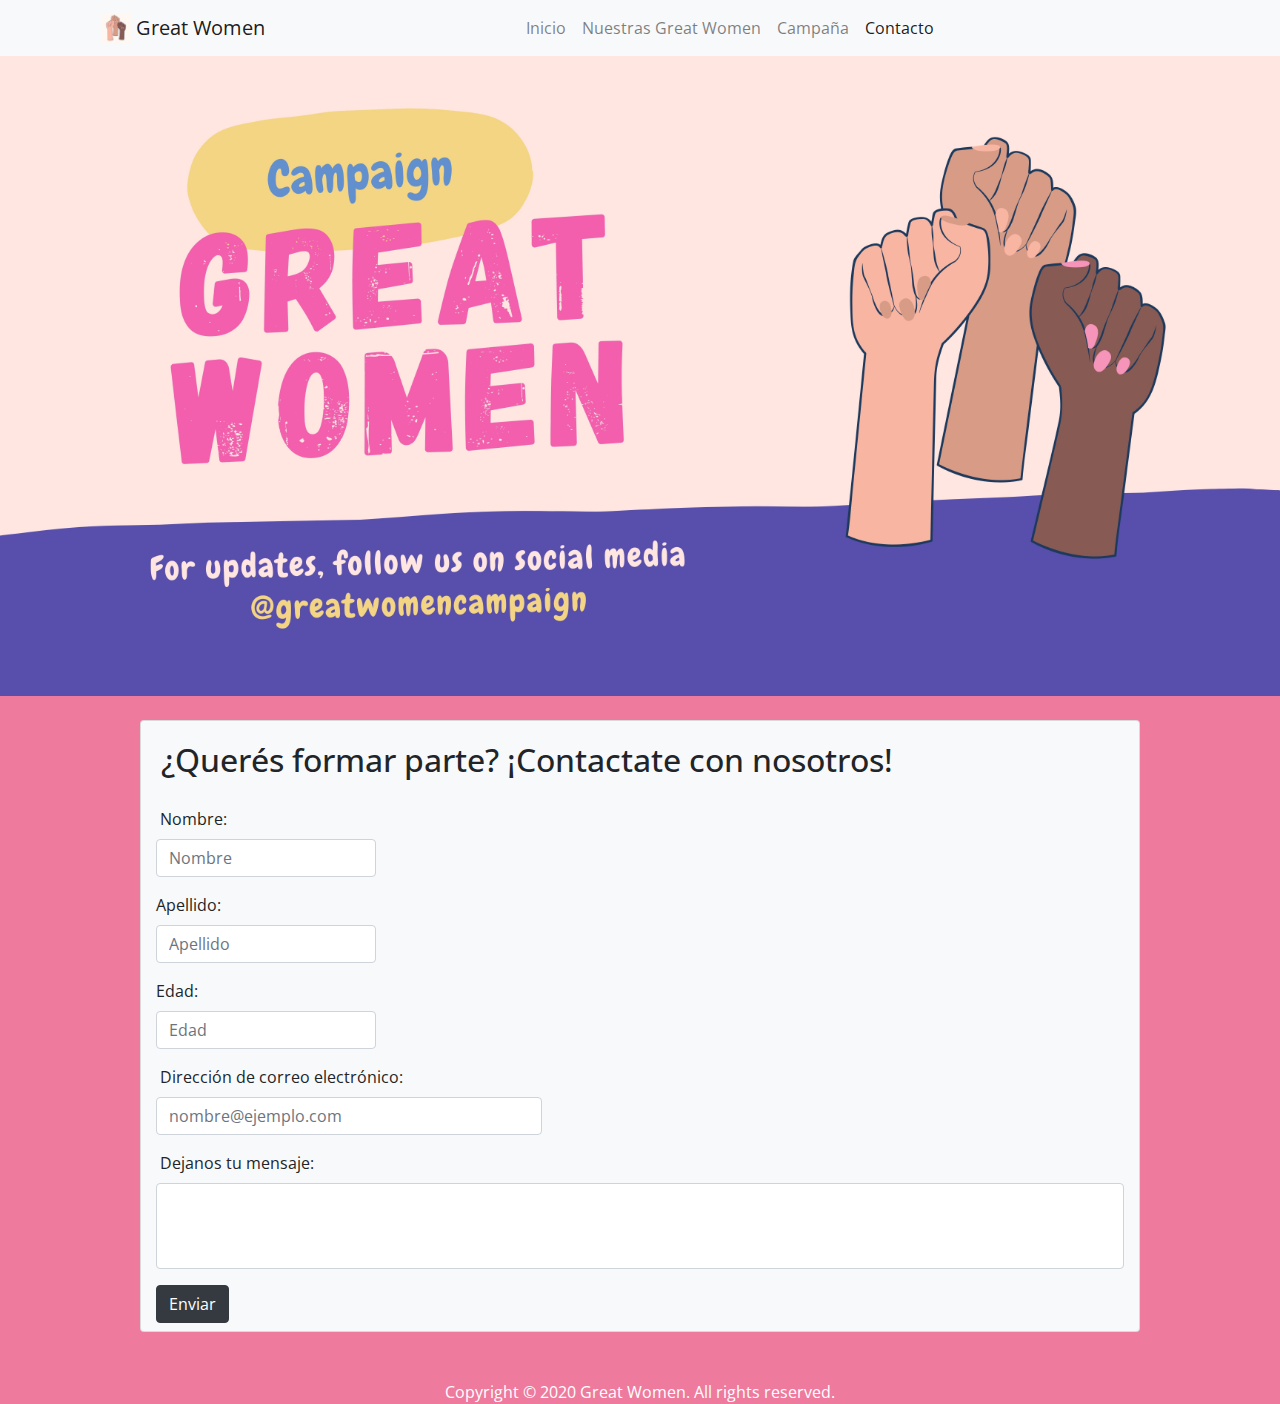
<file: TP 2/Contacto.html>
<!doctype html>
<html>
    <head>
        <title>Great Women</title>
        <meta name="viewport" content="width=device-width, initial-scale=1, shrink-to-fit=no">
        <link rel="stylesheet" href="https://stackpath.bootstrapcdn.com/bootstrap/4.5.2/css/bootstrap.min.css" integrity="sha384-JcKb8q3iqJ61gNV9KGb8thSsNjpSL0n8PARn9HuZOnIxN0hoP+VmmDGMN5t9UJ0Z" crossorigin="anonymous">
        <meta lang="es-AR">
        <meta charset="utf-8">
        <link rel="icon" href="Imagenes/GM.png">
        <style>
          body{
            background-color:rgb(238, 122, 157);
            font-family: 'Open Sans', sans-serif;
          }
          textArea {
            resize: none;
          }
        </style>
        <link href="https://fonts.googleapis.com/css2?family=Open+Sans:wght@700&display=swap" rel="stylesheet">
	</head>
	<body>
		<header class="header">
			<div class="bg-light">
                <div class="container">
                    <nav class="navbar navbar-expand-lg navbar-light">
                        <button class="navbar-toggler" type="button" data-toggle="collapse" data-target="#navbarNavAltMarkup" aria-controls="navbarNavAltMarkup" aria-expanded="false" aria-label="Toggle navigation">
                            <span class="navbar-toggler-icon"></span>
                        </button>
                        <a class="navbar-brand">
                            <img src="Imagenes/GM.png" width="30" height="30" class="d-inline-block align-top" alt="LogoGreatWomen" loading="lazy">
                        Great Women
                        </a>
                        <div class="collapse navbar-collapse" id="navbarNavAltMarkup">
                            <div class=" navg navbar-nav w-100 justify-content-center ">
                                <a class="nav-item nav-link " href="index.html">Inicio</a>
                                <a class="nav-item nav-link" href="GM.html">Nuestras Great Women</a>
                                <a class="nav-item nav-link" href="Campaña.html">Campaña</a>
                                <a class="nav-item nav-link active" href="#">Contacto</a>
                            </div>
                        </div>
                    </nav>
                </div>
            </div>
            <div class="text-center">
                <img src="Imagenes/Banner.jpg" class="img-fluid" alt="Banner">
			</div>
            <br>
            <div class="mx-auto card bg-light" style="width: 1000px;">
                <div class="card-body">
                  <h2>¿Querés formar parte? ¡Contactate con nosotros!</h2>
                </div>
                <form method="POST" onsubmit="return validar()"> 
                    <div class="form-group col-md-3">
                        <label for="inputNombre" class="pl-1">Nombre:</label>
                        <input type="text" class="form-control" placeholder="Nombre"  id="nombre">
                    </div>
                    <div class="form-group col-md-3">
                        <label for="inputApellido">Apellido:</label>
                        <input type="text" class="form-control" placeholder="Apellido"  id="apellido">
                    </div>
                    <div class="form-group col-md-3">
                        <label for="inputEdad">Edad:</label>
                        <input type="text" class="form-control" placeholder="Edad"  id="edad">
                    </div>
                    <div class="form-group col-md-5">
                        <label for="exampleFormControlInput1" class="pl-1">Dirección de correo electrónico:</label>
                        <input type="email" class="form-control"  placeholder="nombre@ejemplo.com"  id="email" >
                    </div>
                    <div class="form-group col-md-12">
                        <label for="exampleFormControlTextarea1"class="pl-1">Dejanos tu mensaje:</label>
                        <textarea class="form-control"  rows="3" cols="50" id="textArea" ></textarea>
                    </div>
                    <div class="col-auto">
                        <input type="submit" class="btn btn-dark mb-2" value="Enviar">
                    </div>
                </form>
            </div>
		</header>
		<script src="https://code.jquery.com/jquery-3.5.1.slim.min.js" integrity="sha384-DfXdz2htPH0lsSSs5nCTpuj/zy4C+OGpamoFVy38MVBnE+IbbVYUew+OrCXaRkfj" crossorigin="anonymous"></script>
        <script src="https://cdn.jsdelivr.net/npm/popper.js@1.16.1/dist/umd/popper.min.js" integrity="sha384-9/reFTGAW83EW2RDu2S0VKaIzap3H66lZH81PoYlFhbGU+6BZp6G7niu735Sk7lN" crossorigin="anonymous"></script>
        <script src="https://stackpath.bootstrapcdn.com/bootstrap/4.5.2/js/bootstrap.min.js" integrity="sha384-B4gt1jrGC7Jh4AgTPSdUtOBvfO8shuf57BaghqFfPlYxofvL8/KUEfYiJOMMV+rV" crossorigin="anonymous"></script>
        <script src="js/script.js"></script>
    </body>
	<br>
	<br>
	<footer>
		<div class="footer mx-auto text-white text-center">Copyright © 2020 Great Women. All rights reserved.</div>
    </footer>
</html>
</file>
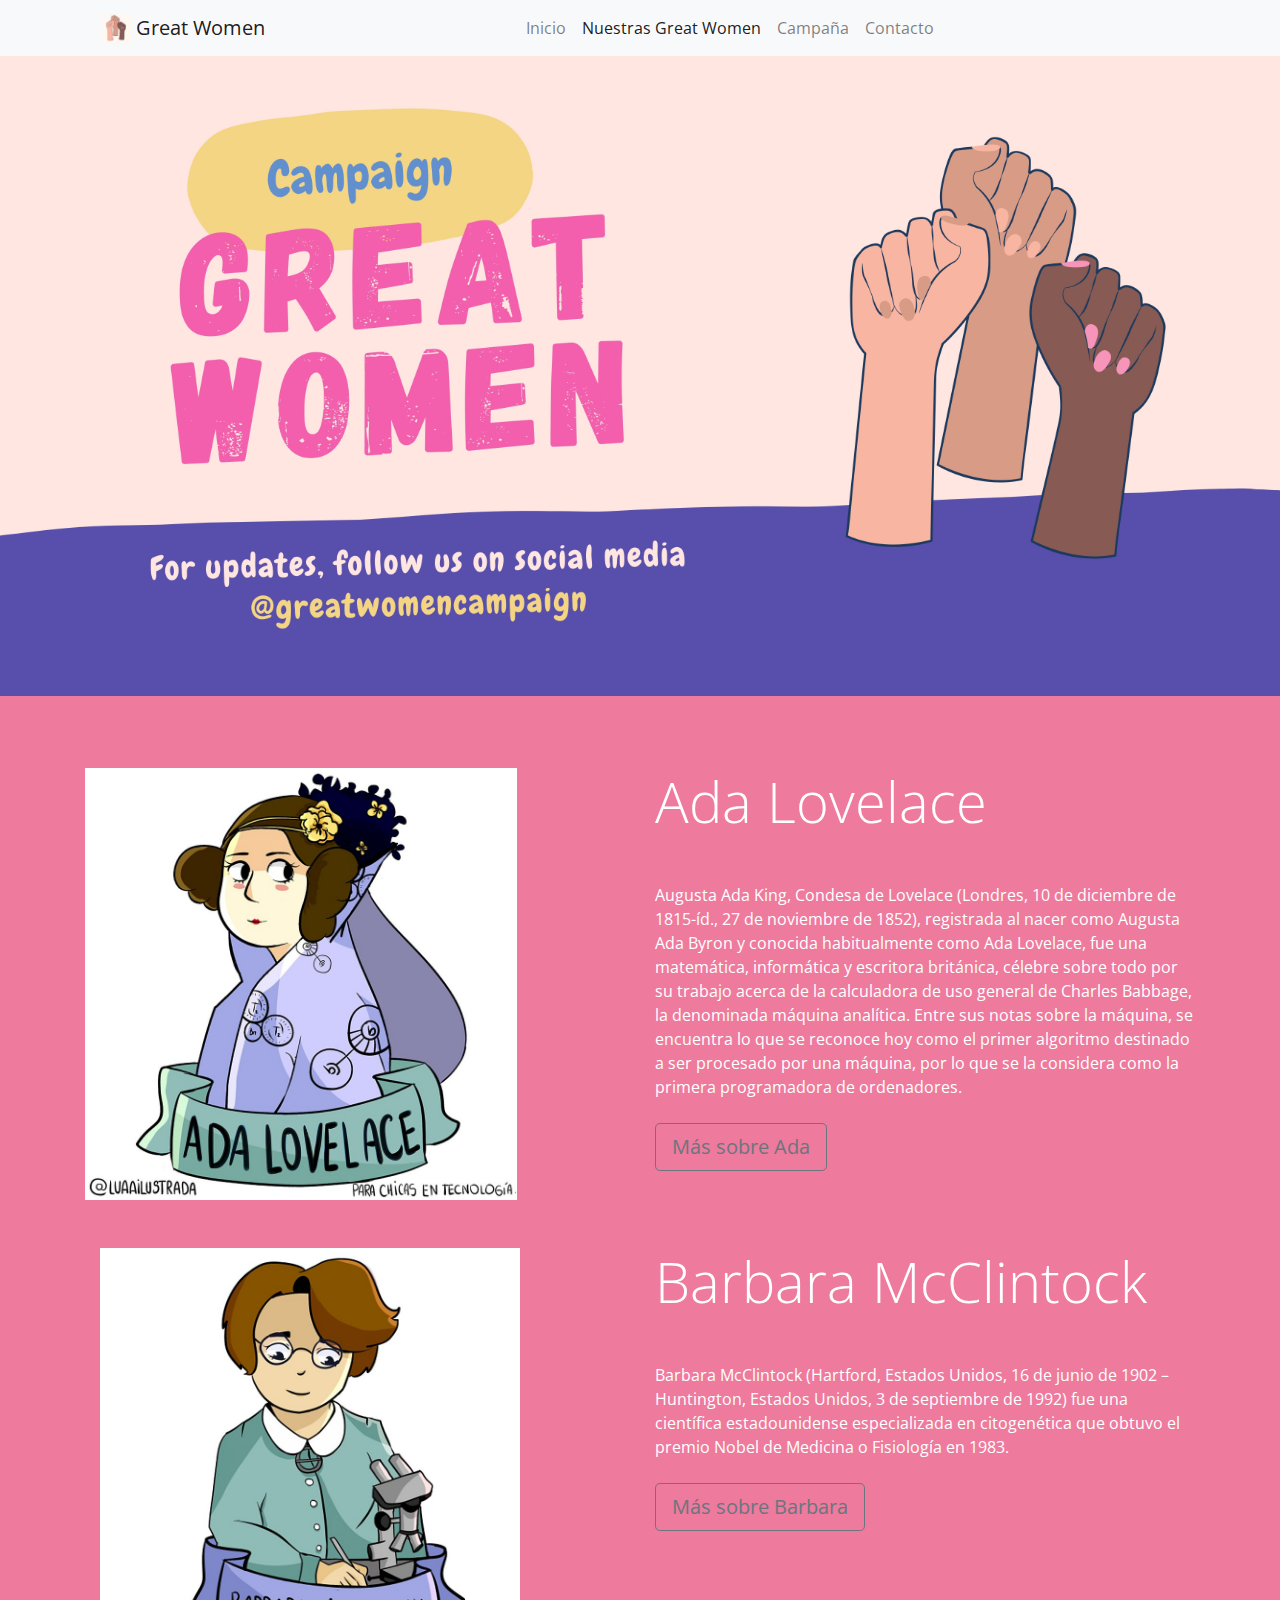
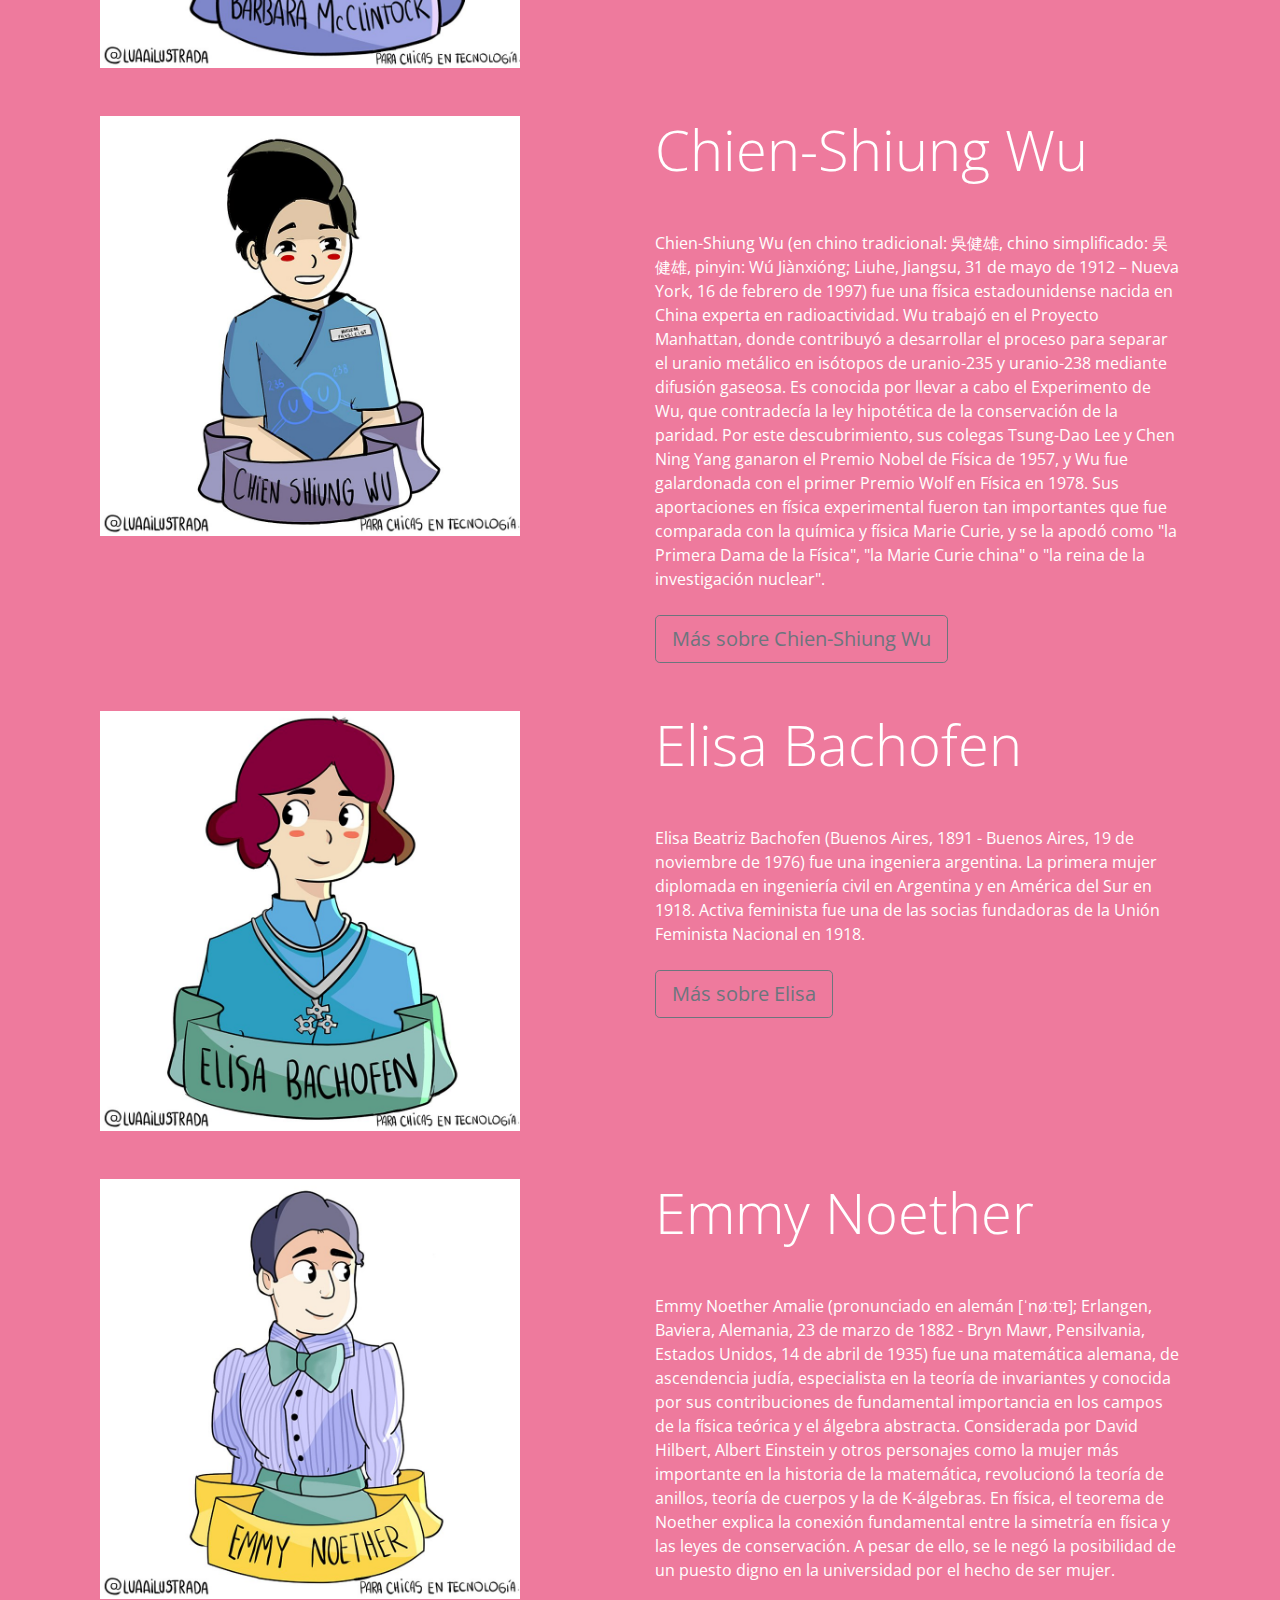
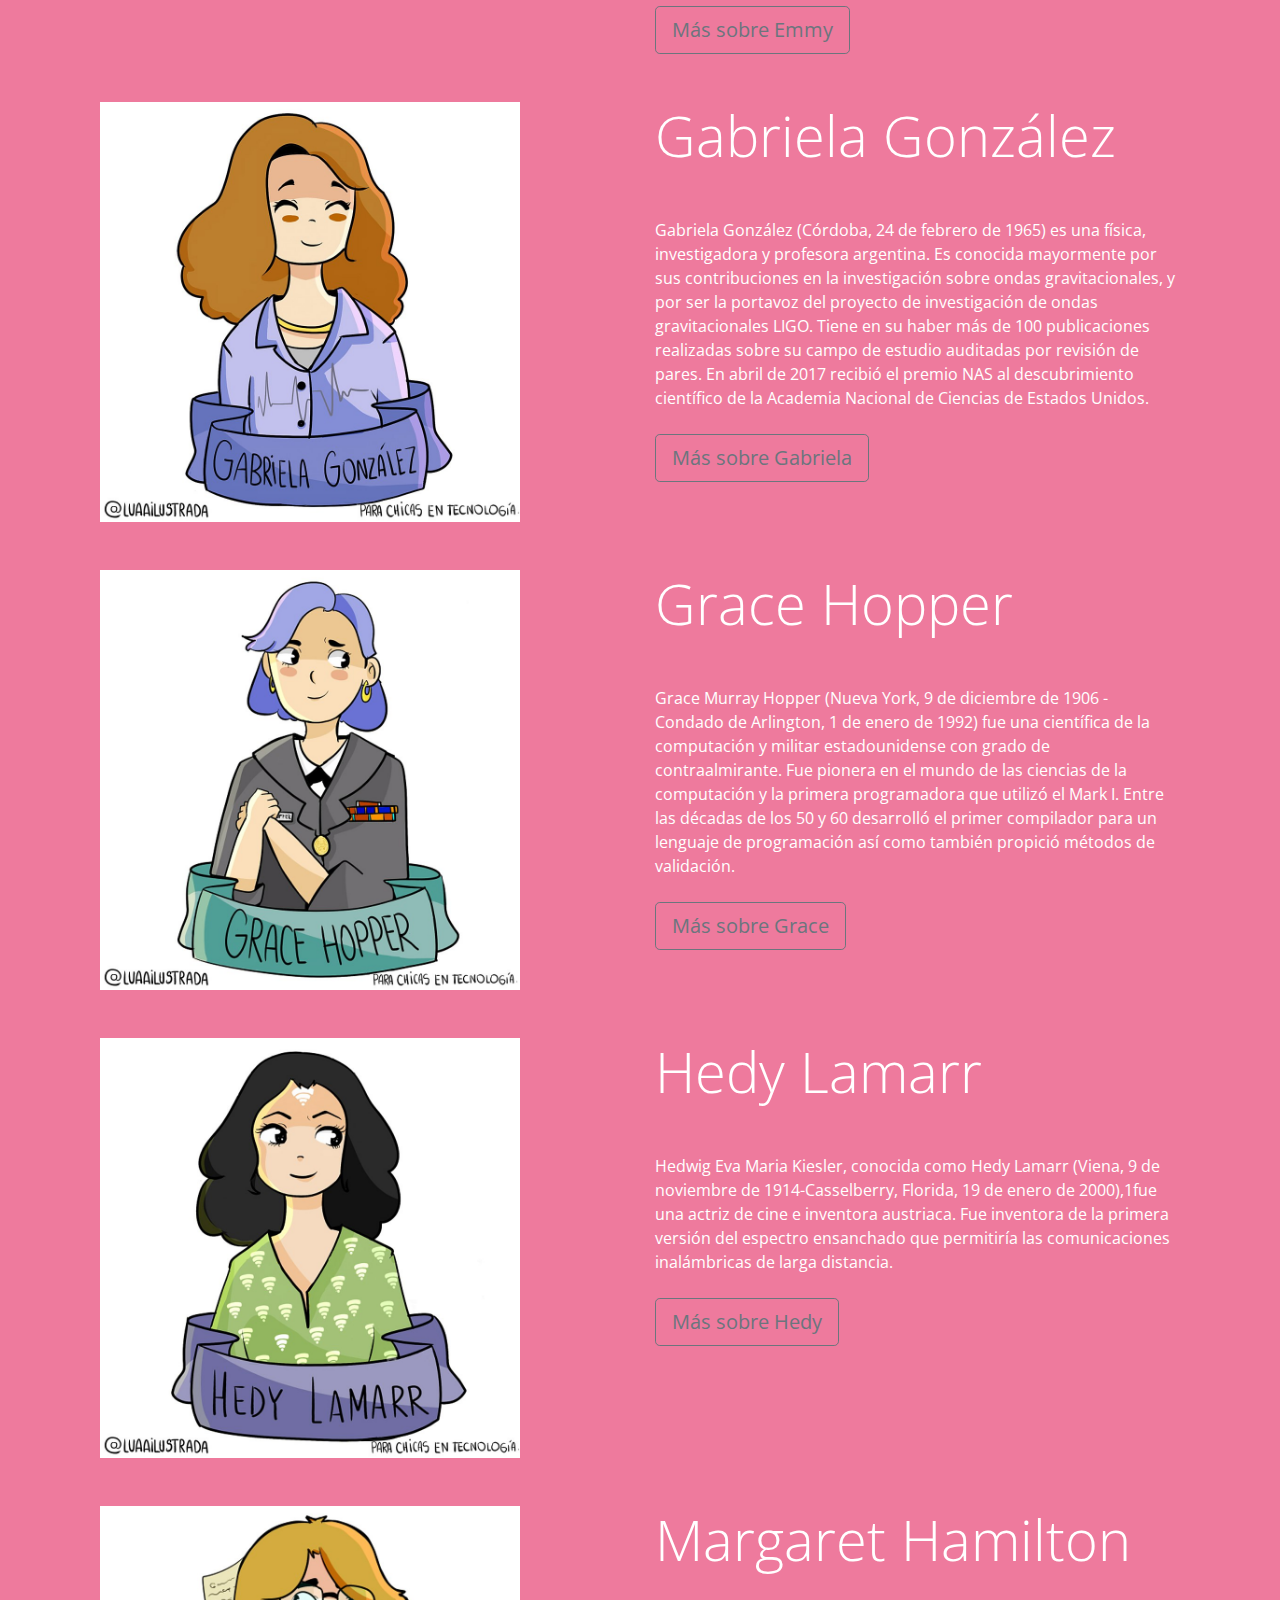
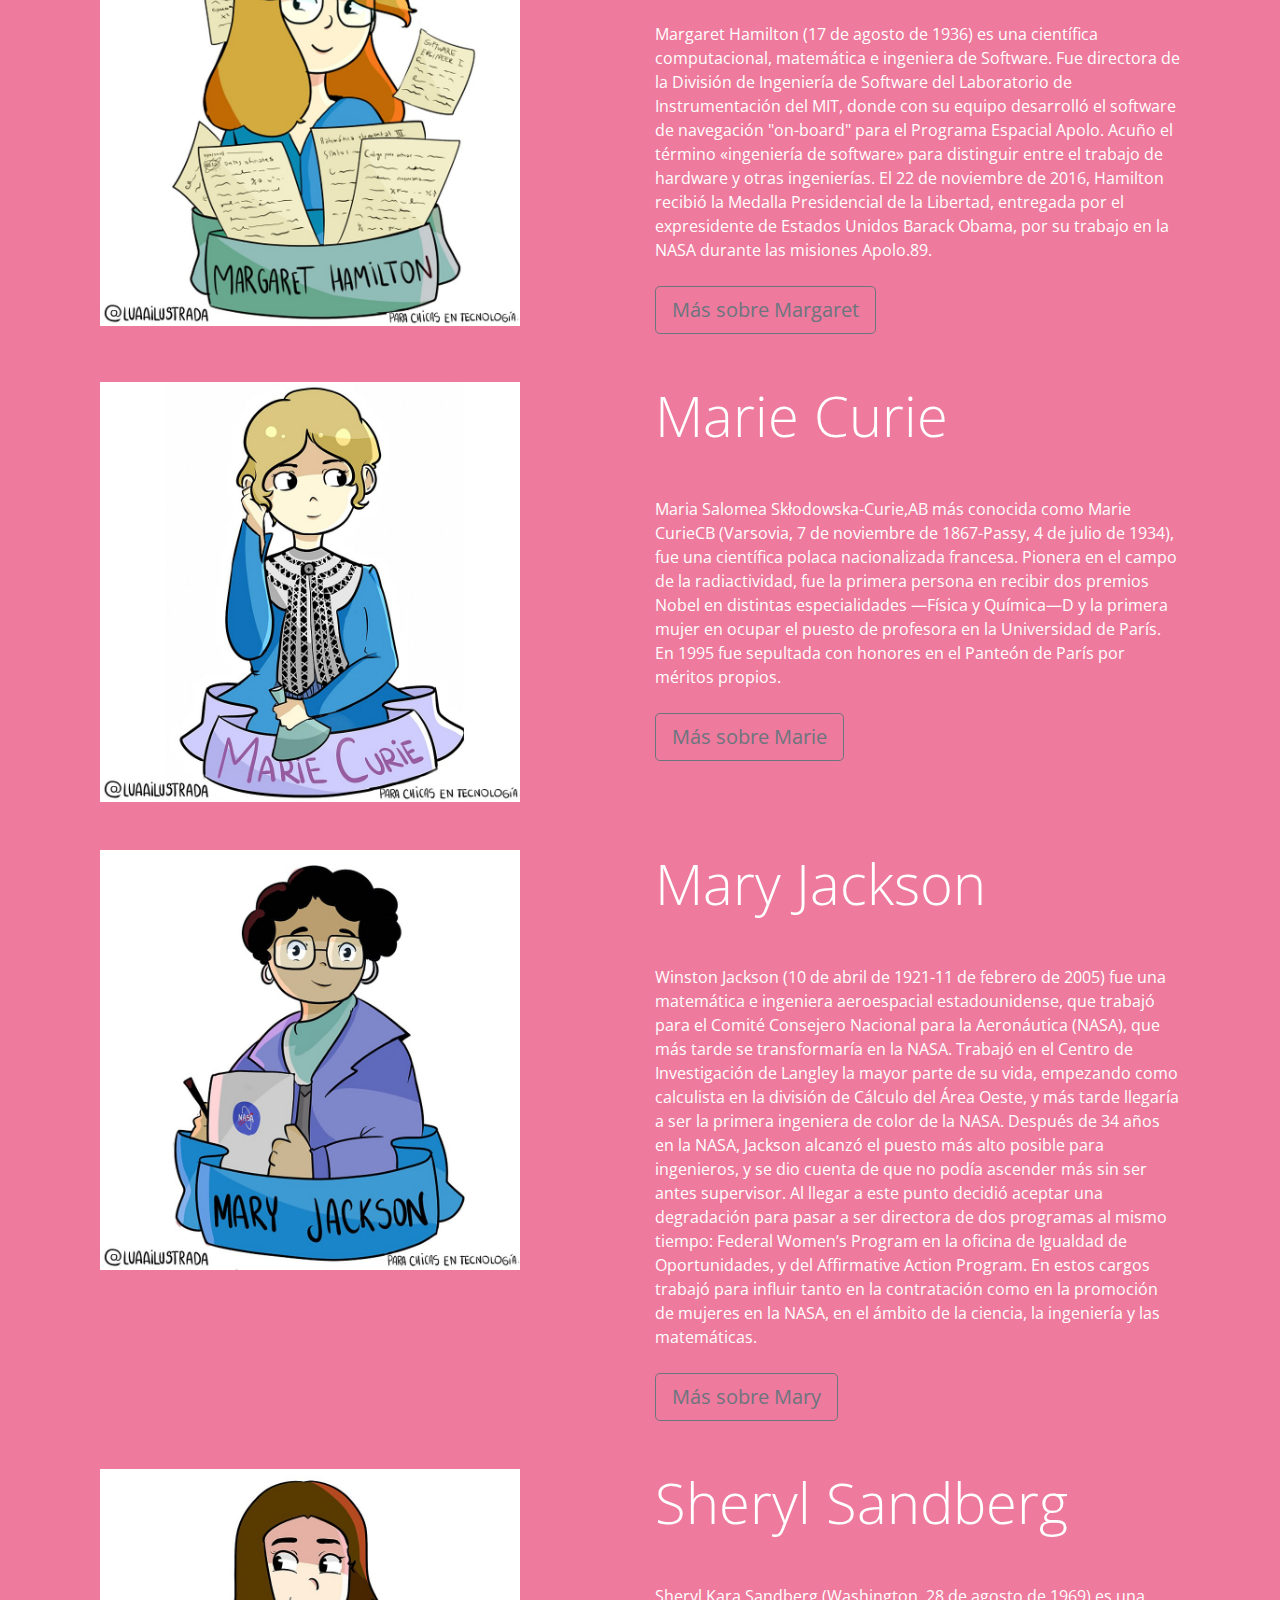
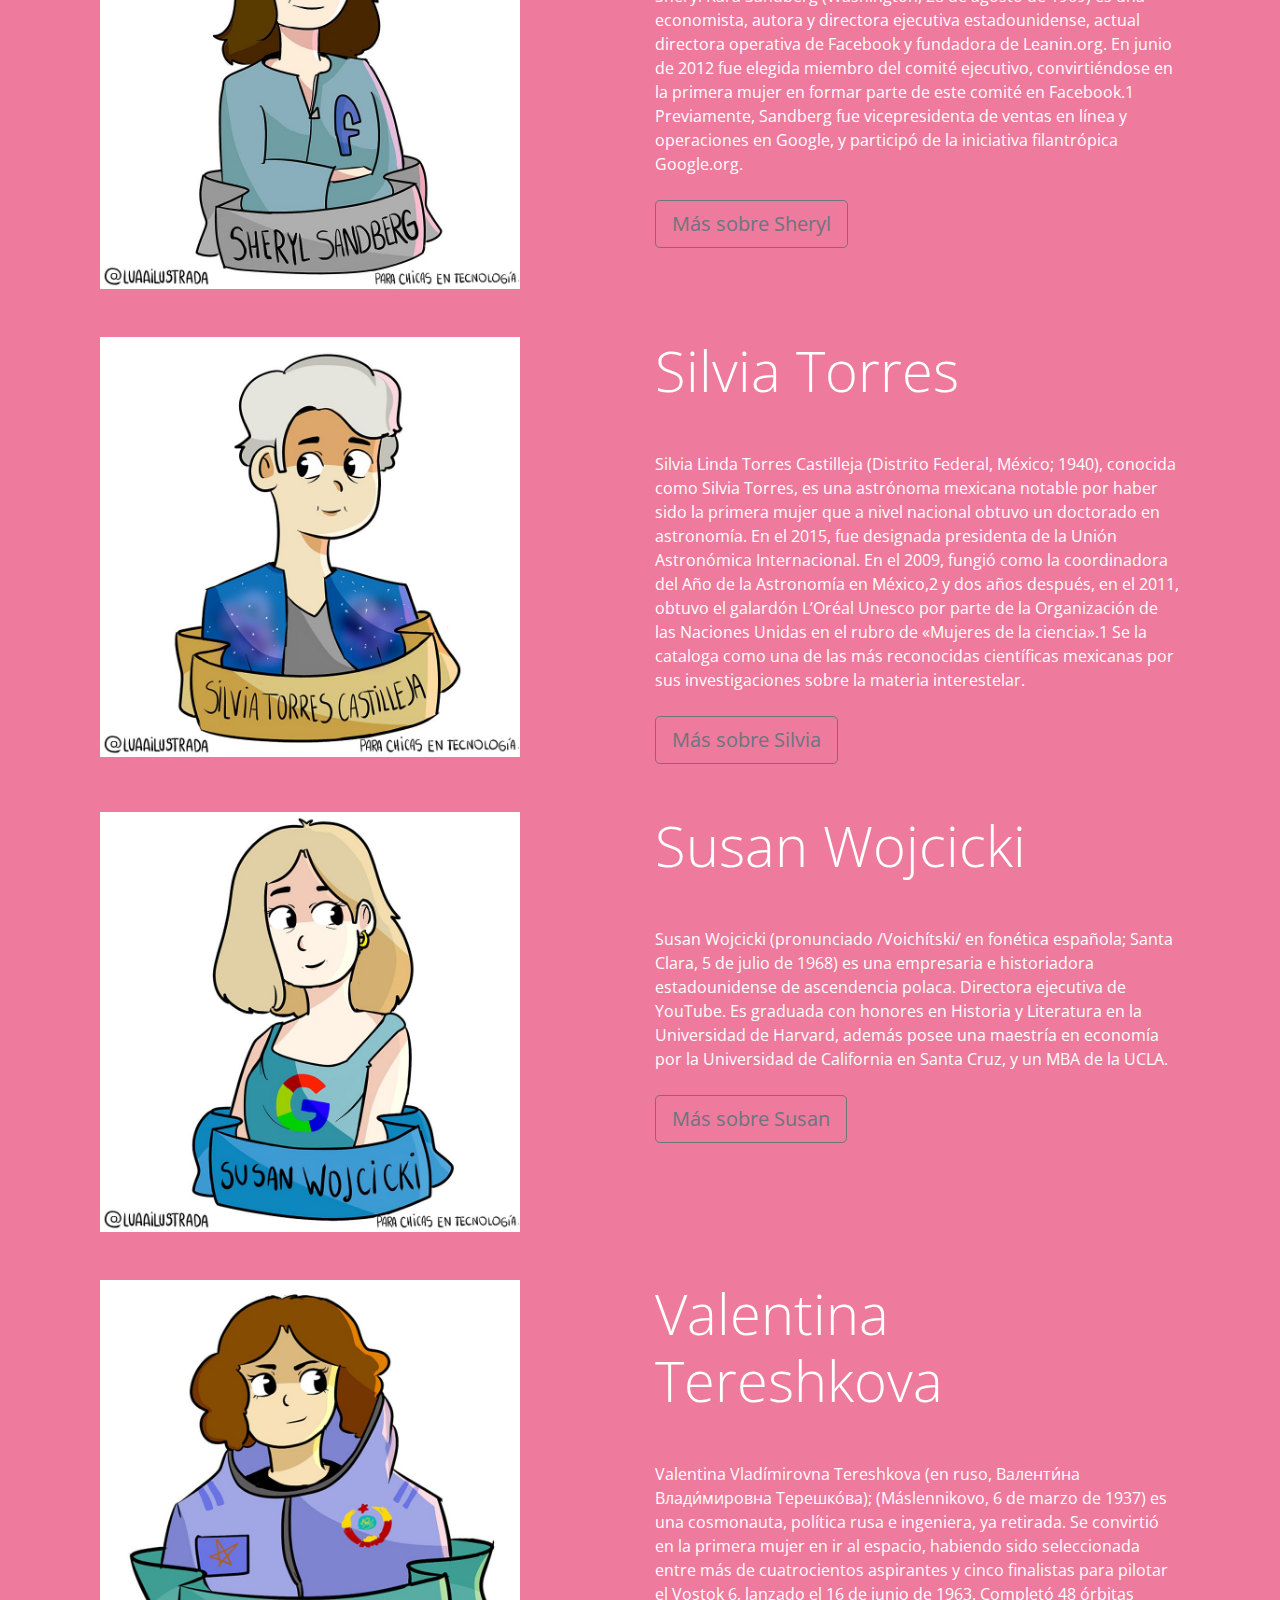
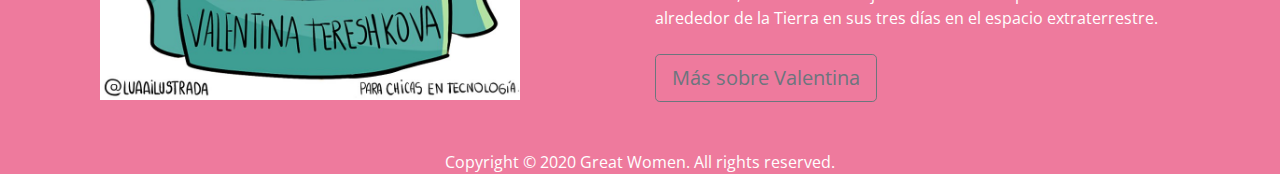
<file: TP 2/GM.html>
<!doctype html>
<html>
    <head>
        <title>Great Women</title>
        <meta name="viewport" content="width=device-width, initial-scale=1, shrink-to-fit=no">
        <link rel="stylesheet" href="https://stackpath.bootstrapcdn.com/bootstrap/4.5.2/css/bootstrap.min.css" integrity="sha384-JcKb8q3iqJ61gNV9KGb8thSsNjpSL0n8PARn9HuZOnIxN0hoP+VmmDGMN5t9UJ0Z" crossorigin="anonymous">
        <meta lang="es-AR">
        <meta charset="utf-8">
        <link rel="icon" href="Imagenes/GM.png">
        <style>
          body{
            background-color:rgb(238, 122, 157);
            font-family: 'Open Sans', sans-serif;
          }
        </style>
        <link href="https://fonts.googleapis.com/css2?family=Open+Sans:wght@700&display=swap" rel="stylesheet">
    </head>
    <body>
      <header class="header">
            <div class="bg-light">
                <div class="container">
                    <nav class="navbar navbar-expand-lg navbar-light">
                        <button class="navbar-toggler" type="button" data-toggle="collapse" data-target="#navbarNavAltMarkup" aria-controls="navbarNavAltMarkup" aria-expanded="false" aria-label="Toggle navigation">
                            <span class="navbar-toggler-icon"></span>
                        </button>
                        <a class="navbar-brand">
                            <img src="Imagenes/GM.png" width="30" height="30" class="d-inline-block align-top" alt="LogoGreatWomen" loading="lazy">
                        Great Women
                        </a>
                        <div class="collapse navbar-collapse" id="navbarNavAltMarkup">
                            <div class=" navg navbar-nav w-100 justify-content-center ">
                                <a class="nav-item nav-link " href="index.html">Inicio</a>
                                <a class="nav-item nav-link active" href="#">Nuestras Great Women</a>
                                <a class="nav-item nav-link" href="Campaña.html">Campaña</a>
                                <a class="nav-item nav-link" href="Contacto.html">Contacto</a>
                            </div>
                        </div>
                    </nav>
                </div>
            </div>
            <div class="text-center">
                <img src="Imagenes/Banner.jpg" class="img-fluid" alt="Banner">
            </div>
            <br>
            <div class="container mt-5">
                <div class="row">
                    <div class="col-md-6">
                        <div class="header-content-left">
                            <img src="Imagenes/900px-Ada_Lovelace_en_Grandes_Mujeres_de_Chicas_en_Tecnología_01.jpg" style="width: 80%;">
                        </div>
                    </div>
                    <div class="col-md-6">
                        <div class="header-content-right">
                            <h1 class="display-4 text-white">Ada Lovelace</h1>
                            <p class="mt-5 text-white">Augusta Ada King, Condesa de Lovelace (Londres, 10 de diciembre de 1815-íd., 27 de noviembre de 1852), registrada al nacer como Augusta Ada Byron y conocida habitualmente como Ada Lovelace, fue una matemática, informática y escritora británica, célebre sobre todo por su trabajo acerca de la calculadora de uso general de Charles Babbage, la denominada máquina analítica. Entre sus notas sobre la máquina, se encuentra lo que se reconoce hoy como el primer algoritmo destinado a ser procesado por una máquina, por lo que se la considera como la primera programadora de ordenadores.</p>
                            <a href="https://es.wikipedia.org/wiki/Ada_Lovelace" class="btn btn-outline-secondary btn-lg mt-2" target="_blank">Más sobre Ada</a>
                        </div>
                    </div>
                </div>
            <div class="container mt-5">
                <div class="row">
                    <div class="col-md-6">
                        <div class="header-content-left">
                            <img src="Imagenes/900px-Barbara_Mc_Clintock_en_Grandes_Mujeres_de_Chicas_en_Tecnología.jpg" style="width: 80%;">
                        </div>
                    </div>
                    <div class="col-md-6">
                        <div class="header-content-right">
                            <h1 class="display-4 text-white">Barbara McClintock</h1>
                            <p class="mt-5 text-white">Barbara McClintock​ (Hartford, Estados Unidos, 16 de junio de 1902 – Huntington, Estados Unidos, 3 de septiembre de 1992) fue una científica estadounidense especializada en citogenética que obtuvo el premio Nobel de Medicina o Fisiología en 1983.</p>
                            <a href="https://es.wikipedia.org/wiki/Barbara_McClintock" class="btn btn-outline-secondary btn-lg mt-2" target="_blank">Más sobre Barbara</a>
                        </div>
                    </div>
                </div>
            </div>
            <div class="container mt-5">
                <div class="row">
                    <div class="col-md-6">
                        <div class="header-content-left">
                            <img src="Imagenes/900px-Chien_Shiung_Wu_en_Grandes_Mujeres_de_Chicas_en_Tecnología.jpg" style="width: 80%;">
                        </div>
                    </div>
                    <div class="col-md-6">
                        <div class="header-content-right">
                            <h1 class="display-4 text-white">Chien-Shiung Wu</h1>
                            <p class="mt-5 text-white">Chien-Shiung Wu (en chino tradicional: 吳健雄, chino simplificado: 吴健雄, pinyin: Wú Jiànxióng; Liuhe, Jiangsu, 31 de mayo de 1912 – Nueva York, 16 de febrero de 1997) fue una física estadounidense nacida en China experta en radioactividad. Wu trabajó en el Proyecto Manhattan, donde contribuyó a desarrollar el proceso para separar el uranio metálico en isótopos de uranio-235 y uranio-238 mediante difusión gaseosa. Es conocida por llevar a cabo el Experimento de Wu, que contradecía la ley hipotética de la conservación de la paridad. Por este descubrimiento, sus colegas Tsung-Dao Lee y Chen Ning Yang ganaron el Premio Nobel de Física de 1957, y Wu fue galardonada con el primer Premio Wolf en Física en 1978. Sus aportaciones en física experimental fueron tan importantes que fue comparada con la química y física Marie Curie, y se la apodó como "la Primera Dama de la Física", "la Marie Curie china" o "la reina de la investigación nuclear".</p>
                            <a href="https://es.wikipedia.org/wiki/Chien-Shiung_Wu" class="btn btn-outline-secondary btn-lg mt-2" target="_blank">Más sobre Chien-Shiung Wu</a>
                        </div>
                    </div>
                </div>
            </div>
            <div class="container mt-5">
                <div class="row">
                    <div class="col-md-6">
                        <div class="header-content-left">
                            <img src="Imagenes/900px-Elisa_Bachofen_en_Grandes_Mujeres_de_Chicas_en_Tecnología.jpg" style="width: 80%;">
                        </div>
                    </div>
                    <div class="col-md-6">
                        <div class="header-content-right">
                            <h1 class="display-4 text-white">Elisa Bachofen</h1>
                            <p class="mt-5 text-white">Elisa Beatriz Bachofen (Buenos Aires, 1891 - Buenos Aires, 19 de noviembre de 1976) fue una ingeniera argentina. La primera mujer diplomada en ingeniería civil en Argentina y en América del Sur en 1918. Activa feminista fue una de las socias fundadoras de la Unión Feminista Nacional en 1918.</p>
                            <a href="https://es.wikipedia.org/wiki/Elisa_Bachofen" class="btn btn-outline-secondary btn-lg mt-2" target="_blank">Más sobre Elisa</a>
                        </div>
                    </div>
                </div>
            </div>
            <div class="container mt-5">
                <div class="row">
                    <div class="col-md-6">
                        <div class="header-content-left">
                            <img src="Imagenes/900px-Emmy_Noether_en_Grandes_Mujeres_de_Chicas_en_Tecnología.jpg" style="width: 80%;">
                        </div>
                    </div>
                    <div class="col-md-6">
                        <div class="header-content-right">
                            <h1 class="display-4 text-white">Emmy Noether</h1>
                            <p class="mt-5 text-white">Emmy Noether Amalie (pronunciado en alemán [ˈnøːtɐ]; Erlangen, Baviera, Alemania, 23 de marzo de 1882 - Bryn Mawr, Pensilvania, Estados Unidos, 14 de abril de 1935) fue una matemática alemana, de ascendencia judía, especialista en la teoría de invariantes​ y conocida por sus contribuciones de fundamental importancia en los campos de la física teórica y el álgebra abstracta. Considerada por David Hilbert, Albert Einstein y otros personajes como la mujer más importante en la historia de la matemática, revolucionó la teoría de anillos, teoría de cuerpos y la de K-álgebras. En física, el teorema de Noether explica la conexión fundamental entre la simetría en física y las leyes de conservación.​ A pesar de ello, se le negó la posibilidad de un puesto digno en la universidad por el hecho de ser mujer.</p>
                            <a href="https://es.wikipedia.org/wiki/Emmy_Noether" class="btn btn-outline-secondary btn-lg mt-2" target="_blank">Más sobre Emmy</a>
                        </div>
                    </div>
                </div>
            </div>
            <div class="container mt-5">
                <div class="row">
                    <div class="col-md-6">
                        <div class="header-content-left">
                            <img src="Imagenes/900px-Gabriela_González_en_Grandes_Mujeres_de_Chicas_en_Tecnología.jpg" style="width: 80%;">
                        </div>
                    </div>
                    <div class="col-md-6">
                        <div class="header-content-right">
                            <h1 class="display-4 text-white">Gabriela González</h1>
                            <p class="mt-5 text-white">Gabriela González (Córdoba,​ 24 de febrero de 1965) es una física, investigadora y profesora argentina. Es conocida mayormente por sus contribuciones en la investigación sobre ondas gravitacionales, y por ser la portavoz del proyecto de investigación de ondas gravitacionales LIGO.​ Tiene en su haber más de 100 publicaciones realizadas sobre su campo de estudio auditadas por revisión de pares.​ En abril de 2017 recibió el premio NAS al descubrimiento científico de la Academia Nacional de Ciencias de Estados Unidos.</p>
                            <a href="https://es.wikipedia.org/wiki/Gabriela_Gonz%C3%A1lez" class="btn btn-outline-secondary btn-lg mt-2" target="_blank">Más sobre Gabriela</a>
                        </div>
                    </div>
                </div>
            </div>
            <div class="container mt-5">
                <div class="row">
                    <div class="col-md-6">
                        <div class="header-content-left">
                            <img src="Imagenes/900px-Grace_Hopper_en_Grandes_Mujeres_de_Chicas_en_Tecnología.jpg" style="width: 80%;">
                        </div>
                    </div>
                    <div class="col-md-6">
                        <div class="header-content-right">
                            <h1 class="display-4 text-white">Grace Hopper</h1>
                            <p class="mt-5 text-white">Grace Murray Hopper (Nueva York, 9 de diciembre de 1906 - Condado de Arlington, 1 de enero de 1992) fue una científica de la computación y militar estadounidense con grado de contraalmirante. Fue pionera en el mundo de las ciencias de la computación y la primera programadora que utilizó el Mark I. Entre las décadas de los 50 y 60 desarrolló el primer compilador para un lenguaje de programación así como también propició métodos de validación.</p>
                            <a href="https://es.wikipedia.org/wiki/Grace_Murray_Hopper" class="btn btn-outline-secondary btn-lg mt-2" target="_blank">Más sobre Grace</a>
                        </div>
                    </div>
                </div>
            </div>
            <div class="container mt-5">
                <div class="row">
                    <div class="col-md-6">
                        <div class="header-content-left">
                            <img src="Imagenes/900px-Hedy_Lamarr_en_Grandes_Mujeres_de_Chicas_en_Tecnología.jpg" style="width: 80%;">
                        </div>
                    </div>
                    <div class="col-md-6">
                        <div class="header-content-right">
                            <h1 class="display-4 text-white">Hedy Lamarr</h1>
                            <p class="mt-5 text-white">Hedwig Eva Maria Kiesler, conocida como Hedy Lamarr (Viena, 9 de noviembre de 1914-Casselberry, Florida, 19 de enero de 2000),1​fue una actriz de cine e inventora austriaca. Fue inventora de la primera versión del espectro ensanchado que permitiría las comunicaciones inalámbricas de larga distancia.</p>
                            <a href="https://es.wikipedia.org/wiki/Hedy_Lamarr" class="btn btn-outline-secondary btn-lg mt-2" target="_blank">Más sobre Hedy</a>
                        </div>
                    </div>
                </div>
            </div>
            <div class="container mt-5">
                <div class="row">
                    <div class="col-md-6">
                        <div class="header-content-left">
                            <img src="Imagenes/900px-Margaret_Hamilton_en_Grandes_Mujeres_de_Chicas_en_Tecnología.jpg" style="width: 80%;">
                        </div>
                    </div>
                    <div class="col-md-6">
                        <div class="header-content-right">
                            <h1 class="display-4 text-white">Margaret Hamilton</h1>
                            <p class="mt-5 text-white">Margaret Hamilton (17 de agosto de 1936) es una científica computacional, matemática e ingeniera de Software.
                                Fue directora de la División de Ingeniería de Software del Laboratorio de Instrumentación del MIT,​ donde con su equipo desarrolló el software de navegación "on-board" para el Programa Espacial Apolo.​ Acuño el término «ingeniería de software» para distinguir entre el trabajo de hardware y otras ingenierías.
                                El 22 de noviembre de 2016, Hamilton recibió la Medalla Presidencial de la Libertad, entregada por el expresidente de Estados Unidos Barack Obama, por su trabajo en la NASA durante las misiones Apolo.8​9​.</p>
                            <a href="https://es.wikipedia.org/wiki/Margaret_Hamilton_(cient%C3%ADfica)" class="btn btn-outline-secondary btn-lg mt-2" target="_blank">Más sobre Margaret</a>
                        </div>
                    </div>
                </div>
            </div>
            <div class="container mt-5">
                <div class="row">
                    <div class="col-md-6">
                        <div class="header-content-left">
                            <img src="Imagenes/900px-Marie_Curie_en_Grandes_Mujeres_de_Chicas_en_Tecnología.jpg" style="width: 80%;">
                        </div>
                    </div>
                    <div class="col-md-6">
                        <div class="header-content-right">
                            <h1 class="display-4 text-white">Marie Curie</h1>
                            <p class="mt-5 text-white">Maria Salomea Skłodowska-Curie,A​B​ más conocida como Marie CurieC​B​ (Varsovia, 7 de noviembre de 1867-Passy, 4 de julio de 1934), fue una científica polaca nacionalizada francesa. Pionera en el campo de la radiactividad, fue la primera persona en recibir dos premios Nobel en distintas especialidades —Física y Química—D​ y la primera mujer en ocupar el puesto de profesora en la Universidad de París. En 1995 fue sepultada con honores en el Panteón de París por méritos propios.</p>
                            <a href="https://es.wikipedia.org/wiki/Marie_Curie" class="btn btn-outline-secondary btn-lg mt-2" target="_blank">Más sobre Marie</a>
                        </div>
                    </div>
                </div>
            </div>
            <div class="container mt-5">
                <div class="row">
                    <div class="col-md-6">
                        <div class="header-content-left">
                            <img src="Imagenes/900px-Mary_Jackson_en_Grandes_Mujeres_de_Chicas_en_Tecnología.jpg" style="width: 80%;">
                        </div>
                    </div>
                    <div class="col-md-6">
                        <div class="header-content-right">
                            <h1 class="display-4 text-white">Mary Jackson</h1>
                            <p class="mt-5 text-white">Winston Jackson (10 de abril de 1921-11 de febrero de 2005) fue una matemática e ingeniera aeroespacial estadounidense, que trabajó para el Comité Consejero Nacional para la Aeronáutica (NASA), que más tarde se transformaría en la NASA. Trabajó en el Centro de Investigación de Langley la mayor parte de su vida, empezando como calculista en la división de Cálculo del Área Oeste, y más tarde llegaría a ser la primera ingeniera de color de la NASA. Después de 34 años en la NASA, Jackson alcanzó el puesto más alto posible para ingenieros, y se dio cuenta de que no podía ascender más sin ser antes supervisor. Al llegar a este punto decidió aceptar una degradación para pasar a ser directora de dos programas al mismo tiempo: Federal Women’s Program en la oficina de Igualdad de Oportunidades, y del Affirmative Action Program. En estos cargos trabajó para influir tanto en la contratación como en la promoción de mujeres en la NASA, en el ámbito de la ciencia, la ingeniería y las matemáticas.</p>
                            <a href="https://es.wikipedia.org/wiki/Mary_Jackson_(ingeniera)" class="btn btn-outline-secondary btn-lg mt-2" target="_blank">Más sobre Mary</a>
                        </div>
                    </div>
                </div>
            </div>
            <div class="container mt-5">
                <div class="row">
                    <div class="col-md-6">
                        <div class="header-content-left">
                            <img src="Imagenes/900px-Sheryl_Sandberg_en_Grandes_Mujeres_de_Chicas_en_Tecnología.jpg" style="width: 80%;">
                        </div>
                    </div>
                    <div class="col-md-6">
                        <div class="header-content-right">
                            <h1 class="display-4 text-white">Sheryl Sandberg</h1>
                            <p class="mt-5 text-white">Sheryl Kara Sandberg (Washington, 28 de agosto de 1969) es una economista, autora y directora ejecutiva estadounidense, actual directora operativa de Facebook y fundadora de Leanin.org. En junio de 2012 fue elegida miembro del comité ejecutivo, convirtiéndose en la primera mujer en formar parte de este comité en Facebook.1​ Previamente, Sandberg fue vicepresidenta de ventas en línea y operaciones en Google, y participó de la iniciativa filantrópica Google.org.</p>
                            <a href="https://es.wikipedia.org/wiki/Sheryl_Sandberg" class="btn btn-outline-secondary btn-lg mt-2" target="_blank">Más sobre Sheryl</a>
                        </div>
                    </div>
                </div>
            </div>
            <div class="container mt-5">
                <div class="row">
                    <div class="col-md-6">
                        <div class="header-content-left">
                            <img src="Imagenes/900px-Silvia_Torres_Castilleja_en_Grandes_Mujeres_de_Chicas_en_Tecnología.jpg" style="width: 80%;">
                        </div>
                    </div>
                    <div class="col-md-6">
                        <div class="header-content-right">
                            <h1 class="display-4 text-white">Silvia Torres</h1>
                            <p class="mt-5 text-white">Silvia Linda Torres Castilleja (Distrito Federal, México; 1940),​ conocida como Silvia Torres, es una astrónoma mexicana notable por haber sido la primera mujer que a nivel nacional obtuvo un doctorado en astronomía. En el 2015, fue designada presidenta de la Unión Astronómica Internacional. En el 2009, fungió como la coordinadora del Año de la Astronomía en México,2​ y dos años después, en el 2011, obtuvo el galardón L’Oréal Unesco por parte de la Organización de las Naciones Unidas en el rubro de «Mujeres de la ciencia».1​ Se la cataloga como una de las más reconocidas científicas mexicanas por sus investigaciones sobre la materia interestelar.</p>
                            <a href="https://es.wikipedia.org/wiki/Silvia_Torres_Castilleja" class="btn btn-outline-secondary btn-lg mt-2" target="_blank">Más sobre Silvia</a>
                        </div>
                    </div>
                </div>
            </div>
            <div class="container mt-5">
                <div class="row">
                    <div class="col-md-6">
                        <div class="header-content-left">
                            <img src="Imagenes/900px-Susan_Wojcicki_en_Grandes_Mujeres_de_Chicas_en_Tecnología.jpg" style="width: 80%;">
                        </div>
                    </div>
                    <div class="col-md-6">
                        <div class="header-content-right">
                            <h1 class="display-4 text-white">Susan Wojcicki</h1>
                            <p class="mt-5 text-white">Susan Wojcicki (pronunciado /Voichítski/ en fonética española; Santa Clara, 5 de julio de 1968) es una empresaria e historiadora estadounidense de ascendencia polaca.
                                Directora ejecutiva de YouTube. Es graduada con honores en Historia y Literatura en la Universidad de Harvard, además posee una maestría en economía por la Universidad de California en Santa Cruz, y un MBA de la UCLA.</p>
                            <a href="https://es.wikipedia.org/wiki/Susan_Wojcicki" class="btn btn-outline-secondary btn-lg mt-2" target="_blank">Más sobre Susan</a>
                        </div>
                    </div>
                </div>
            </div>
            <div class="container mt-5">
                <div class="row">
                    <div class="col-md-6">
                        <div class="header-content-left">
                            <img src="Imagenes/900px-Valentina_Tereshkova_en_Grandes_Mujeres_de_Chicas_en_Tecnología.jpg" style="width: 80%;">
                        </div>
                    </div>
                    <div class="col-md-6">
                        <div class="header-content-right">
                            <h1 class="display-4 text-white">Valentina Tereshkova</h1>
                            <p class="mt-5 text-white">Valentina Vladímirovna Tereshkova (en ruso, Валенти́на Влади́мировна Терешко́ва); (Máslennikovo, 6 de marzo de 1937)​ es una cosmonauta, política rusa e ingeniera, ya retirada. Se convirtió en la primera mujer en ir al espacio, habiendo sido seleccionada entre más de cuatrocientos aspirantes y cinco finalistas para pilotar el Vostok 6, lanzado el 16 de junio de 1963. Completó 48 órbitas alrededor de la Tierra en sus tres días en el espacio extraterrestre.</p>
                            <a href="https://es.wikipedia.org/wiki/Valentina_Tereshkova" class="btn btn-outline-secondary btn-lg mt-2" target="_blank">Más sobre Valentina</a>
                        </div>
                    </div>
                </div>
            </div>
        </header>
        <script src="https://code.jquery.com/jquery-3.5.1.slim.min.js" integrity="sha384-DfXdz2htPH0lsSSs5nCTpuj/zy4C+OGpamoFVy38MVBnE+IbbVYUew+OrCXaRkfj" crossorigin="anonymous"></script>
        <script src="https://cdn.jsdelivr.net/npm/popper.js@1.16.1/dist/umd/popper.min.js" integrity="sha384-9/reFTGAW83EW2RDu2S0VKaIzap3H66lZH81PoYlFhbGU+6BZp6G7niu735Sk7lN" crossorigin="anonymous"></script>
        <script src="https://stackpath.bootstrapcdn.com/bootstrap/4.5.2/js/bootstrap.min.js" integrity="sha384-B4gt1jrGC7Jh4AgTPSdUtOBvfO8shuf57BaghqFfPlYxofvL8/KUEfYiJOMMV+rV" crossorigin="anonymous"></script>
    </body>
    <br>
    <br>
    <footer>
      <div class="footer mx-auto text-white text-center">Copyright © 2020 Great Women. All rights reserved.</div>
    </footer>
</html>
</file>
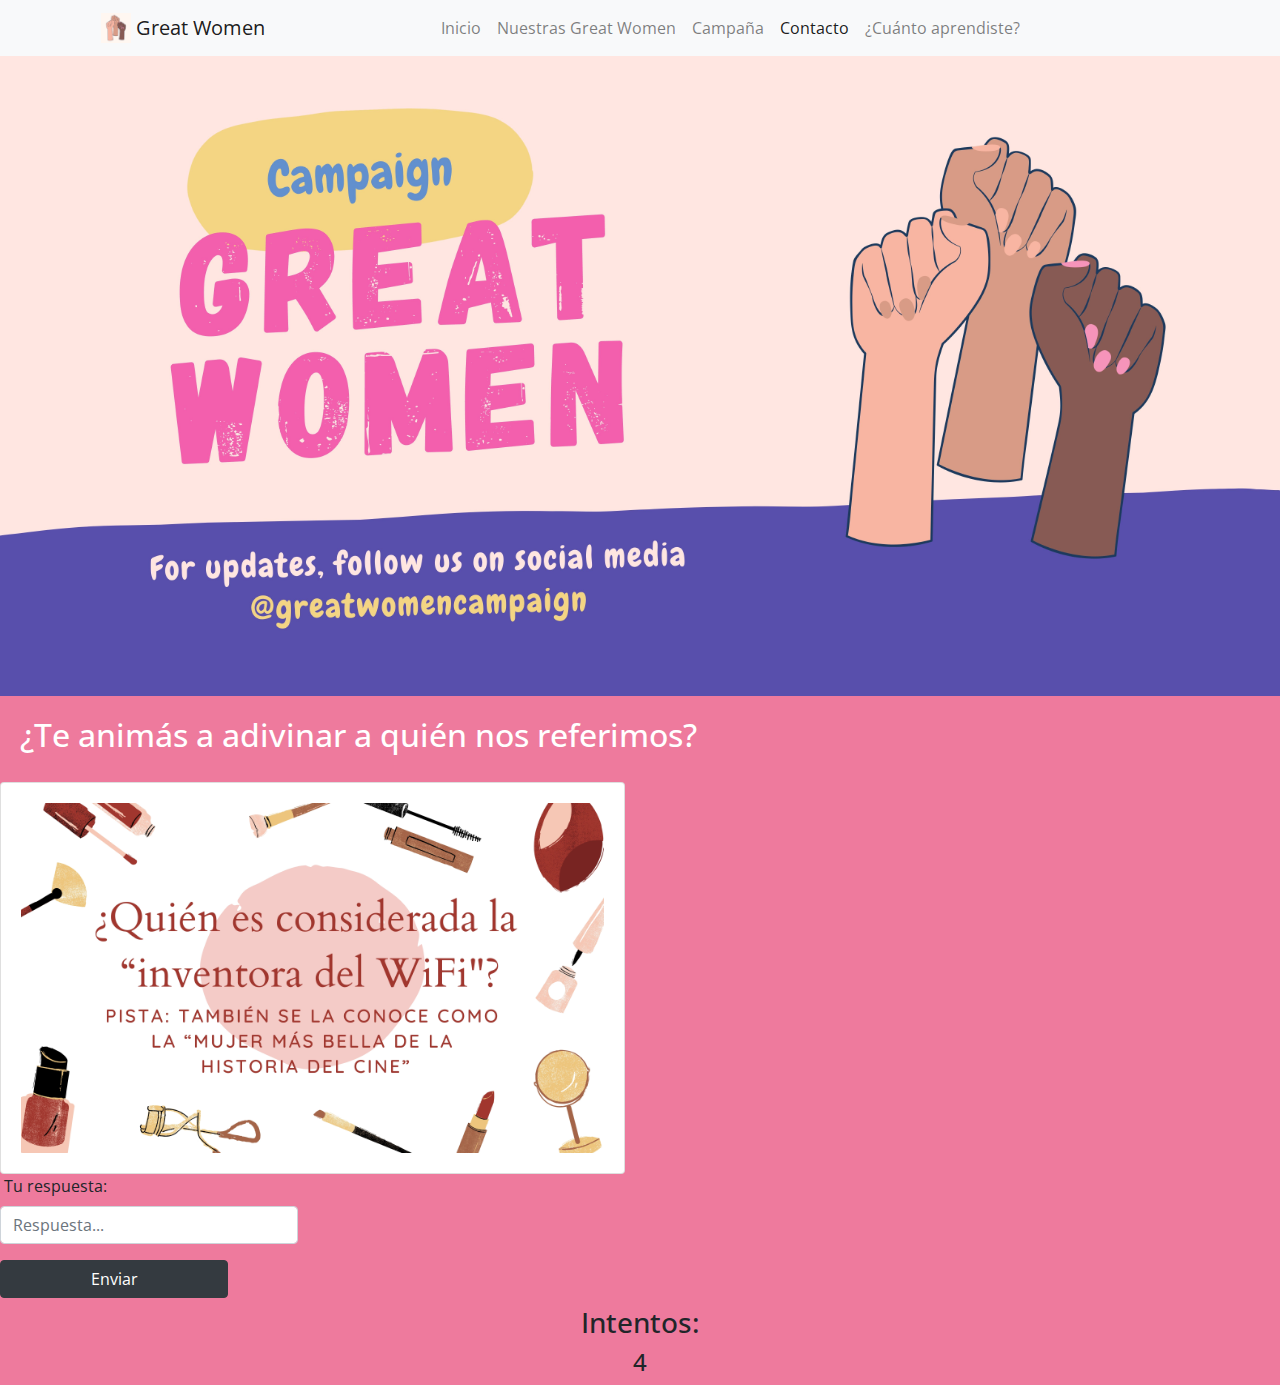
<file: TP 3/adivinanza.html>
<!doctype html>
<html>
  <head>
    <title>Great Women</title>
    <meta name="viewport" content="width=device-width, initial-scale=1, shrink-to-fit=no">
    <link rel="stylesheet" href="https://stackpath.bootstrapcdn.com/bootstrap/4.5.2/css/bootstrap.min.css" integrity="sha384-JcKb8q3iqJ61gNV9KGb8thSsNjpSL0n8PARn9HuZOnIxN0hoP+VmmDGMN5t9UJ0Z" crossorigin="anonymous">
    <meta lang="es-AR">
    <meta charset="utf-8">
    <link rel="icon" href="Imagenes/GM.png">
    <style>
      body{
        background-color:rgb(238, 122, 157);
        font-family: 'Open Sans', sans-serif;
      }
      .pista{
          display: none;
      }
      .alert-success{
          display: none;
      }
      .alert-danger{
          display: none;
      }
      #Resolucion{
          display: none;
      }
    </style>
    <link href="https://fonts.googleapis.com/css2?family=Open+Sans:wght@700&display=swap" rel="stylesheet">
  </head>
  <body>
        <header class="header">
            <div class="bg-light ">
                <div class="container">
                        <nav class="navbar navbar-expand-lg navbar-light">
                        <button class="navbar-toggler" type="button" data-toggle="collapse" data-target="#navbarNavAltMarkup" aria-controls="navbarNavAltMarkup" aria-expanded="false" aria-label="Toggle navigation">
                            <span class="navbar-toggler-icon"></span>
                        </button>
                        <a class="navbar-brand">
                            <img src="Imagenes/GM.png" width="30" height="30" class="d-inline-block align-top" alt="LogoGreatWomen" loading="lazy">
                            Great Women
                        </a>
                        <div class="collapse navbar-collapse" id="navbarNavAltMarkup">
                            <div class=" navg navbar-nav w-100 justify-content-center ">
                                <a class="nav-item nav-link " href="index.html">Inicio</a>
                                <a class="nav-item nav-link" href="GM.html">Nuestras Great Women</a>
                                <a class="nav-item nav-link" href="Campaña.html">Campaña</a>
                                <a class="nav-item nav-link active" href="Contacto.html">Contacto</a>
                                <a class="nav-item nav-link" href="#">¿Cuánto aprendiste?</a>
                            </div>
                        </div>
                </nav>
                </div>
                </div>
                <div class="text-center">
                <img src="Imagenes/Banner.jpg" class="img-fluid" alt="Banner">
                </div>
                <div class="row">
                    <div class="col-12 col-sm-12">

                        <section>
                            
                            <div class="card-body">
                                <h2 class="titulos text-white">¿Te animás a adivinar a quién nos referimos?</h2>
                                <p class="card-text"></p>
                            </div>
                            <div class="row">
        

                            <div>

                                <div class="col-sm-6">
                                    <div class="card">
                                        <div class="card-body">
                                            <img src="Imagenes/Adivinanza.jpg" style="width: 100%;">
                                        </div>
                                    </div>
                                </div>
        

                                <form action="">
                                    <div class="form-group col-md-3">
                                        <label class="pl-1" id="labelInput">Tu respuesta:</label>
                                        <input type="text" class="form-control" placeholder="Respuesta..." required id="respuesta">
                                    </div>
                                    <div class="col-auto">
                                        <input class="btn btn-dark mb-2" value="Enviar" onclick="adivinanza()" id="boton">
                                    </div>
                                    <div>
                                        <h3 style="text-align: center;">Intentos:</h3>
                                        <h4 style="text-align: center;" id="intentos">4</h4>
                                    </div>

                                    <div class="alert alert-warning" style="display: none;" role="alert" id="incorrecto">Incorrecto...</div>

                                    <div class="alert alert-danger" style="display: none;" role="alert" id="perder">Lo sentimos!!! Era Heddy Lamarr</div>

                                    <div class="alert alert-success" style="display: none;" role="alert" id="ganar">Felicitaciones, adivinaste!!!</div>

                                    <div class="alert alert-info" style="display: none;" role="alert" id="pista1">Pista: Su nombe empieza con H...</div>

                                    <div class="alert alert-info" style="display: none;" role="alert" id="pista2">Pista: Su apellido con L...</div>

                                </form>

                            </div>

                        </section>

                    </div>
                </div>
        </header>
        <script src="https://code.jquery.com/jquery-3.5.1.slim.min.js" integrity="sha384-DfXdz2htPH0lsSSs5nCTpuj/zy4C+OGpamoFVy38MVBnE+IbbVYUew+OrCXaRkfj" crossorigin="anonymous"></script>
        <script src="https://cdn.jsdelivr.net/npm/popper.js@1.16.1/dist/umd/popper.min.js" integrity="sha384-9/reFTGAW83EW2RDu2S0VKaIzap3H66lZH81PoYlFhbGU+6BZp6G7niu735Sk7lN" crossorigin="anonymous"></script>
        <script src="https://stackpath.bootstrapcdn.com/bootstrap/4.5.2/js/bootstrap.min.js" integrity="sha384-B4gt1jrGC7Jh4AgTPSdUtOBvfO8shuf57BaghqFfPlYxofvL8/KUEfYiJOMMV+rV" crossorigin="anonymous"></script>
        <script src="js/script.js"></script>
    </body>
</html>
</file>
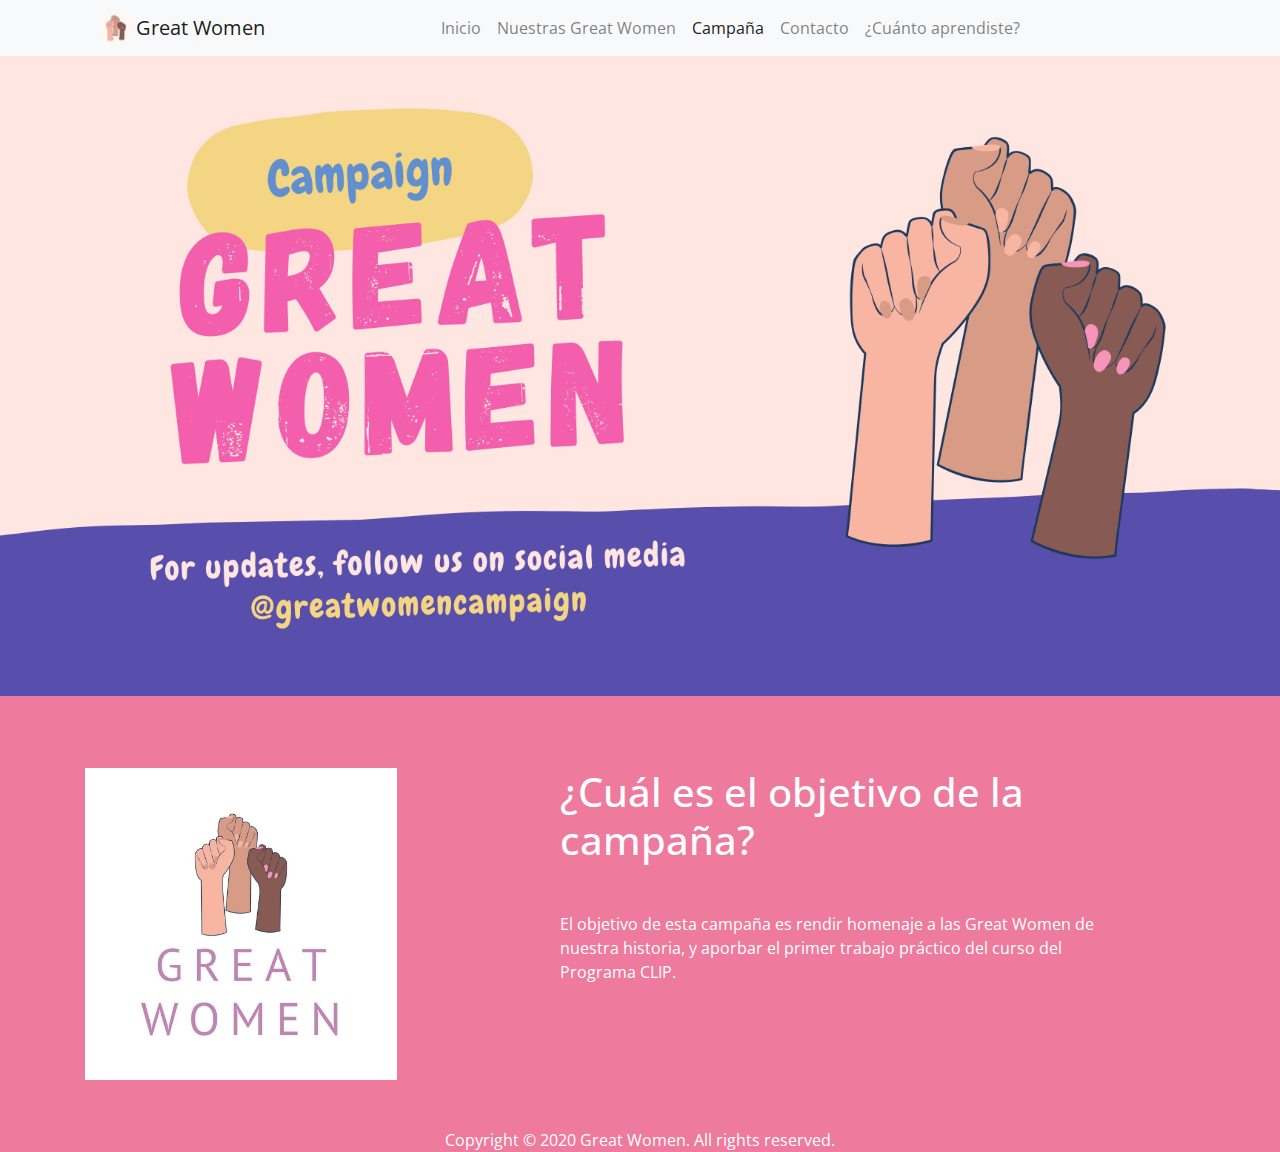
<file: TP 3/Campaña.html>
<!doctype html>
<html>
	<head>
        <title>Great Women</title>
        <meta name="viewport" content="width=device-width, initial-scale=1, shrink-to-fit=no">
        <link rel="stylesheet" href="https://stackpath.bootstrapcdn.com/bootstrap/4.5.2/css/bootstrap.min.css" integrity="sha384-JcKb8q3iqJ61gNV9KGb8thSsNjpSL0n8PARn9HuZOnIxN0hoP+VmmDGMN5t9UJ0Z" crossorigin="anonymous">
        <meta lang="es-AR">
        <meta charset="utf-8">
        <link rel="icon" href="Imagenes/GM.png">
        <style>
          body{
            background-color:rgb(238, 122, 157);
            font-family: 'Open Sans', sans-serif;
          }
        </style>
        <link href="https://fonts.googleapis.com/css2?family=Open+Sans:wght@700&display=swap" rel="stylesheet">
	</head>
	<body>
		<header class="header">
			<div class="bg-light">
                <div class="container">
                    <nav class="navbar navbar-expand-lg navbar-light">
                        <button class="navbar-toggler" type="button" data-toggle="collapse" data-target="#navbarNavAltMarkup" aria-controls="navbarNavAltMarkup" aria-expanded="false" aria-label="Toggle navigation">
                            <span class="navbar-toggler-icon"></span>
                        </button>
                        <a class="navbar-brand">
                            <img src="Imagenes/GM.png" width="30" height="30" class="d-inline-block align-top" alt="LogoGreatWomen" loading="lazy">
                        Great Women
                        </a>
                        <div class="collapse navbar-collapse" id="navbarNavAltMarkup">
                            <div class=" navg navbar-nav w-100 justify-content-center ">
                                <a class="nav-item nav-link " href="index.html">Inicio</a>
                                <a class="nav-item nav-link" href="GM.html">Nuestras Great Women</a>
                                <a class="nav-item nav-link active" href="#">Campaña</a>
                                <a class="nav-item nav-link" href="Contacto.html">Contacto</a>
                                <a class="nav-item nav-link" href="adivinanza.html">¿Cuánto aprendiste?</a>
                            </div>
                        </div>
                    </nav>
                </div>
            </div>
            <div class="text-center">
                <img src="Imagenes/Banner.jpg" class="img-fluid" alt="Banner">
			</div>
			<br>
            <div class="container mt-5">
                <div class="row">
                    <div class="col-md-5">
                        <div class="header-content-left">
                            <img src="Imagenes/GreatWomenIcono.jpg" style="width: 70%; ">
                        </div>
                    </div>
                    <div class="col-md-6">
                        <div class="header-content-right">
                            <h1 class="display-6 text-white">¿Cuál es el objetivo de la campaña?</h1>
							<p class="mt-5 text-white">El objetivo de esta campaña es rendir homenaje a las Great Women de nuestra historia, y aporbar el primer trabajo práctico del curso del Programa CLIP.</p>
                        </div>
                    </div>
				</div>
			</div>
		</header>
		<script src="https://code.jquery.com/jquery-3.5.1.slim.min.js" integrity="sha384-DfXdz2htPH0lsSSs5nCTpuj/zy4C+OGpamoFVy38MVBnE+IbbVYUew+OrCXaRkfj" crossorigin="anonymous"></script>
        <script src="https://cdn.jsdelivr.net/npm/popper.js@1.16.1/dist/umd/popper.min.js" integrity="sha384-9/reFTGAW83EW2RDu2S0VKaIzap3H66lZH81PoYlFhbGU+6BZp6G7niu735Sk7lN" crossorigin="anonymous"></script>
        <script src="https://stackpath.bootstrapcdn.com/bootstrap/4.5.2/js/bootstrap.min.js" integrity="sha384-B4gt1jrGC7Jh4AgTPSdUtOBvfO8shuf57BaghqFfPlYxofvL8/KUEfYiJOMMV+rV" crossorigin="anonymous"></script>
	</body>
	<br>
	<br>
	<footer>
		<div class="footer mx-auto text-white text-center">Copyright © 2020 Great Women. All rights reserved.</div>
	</footer>
</html>
</file>
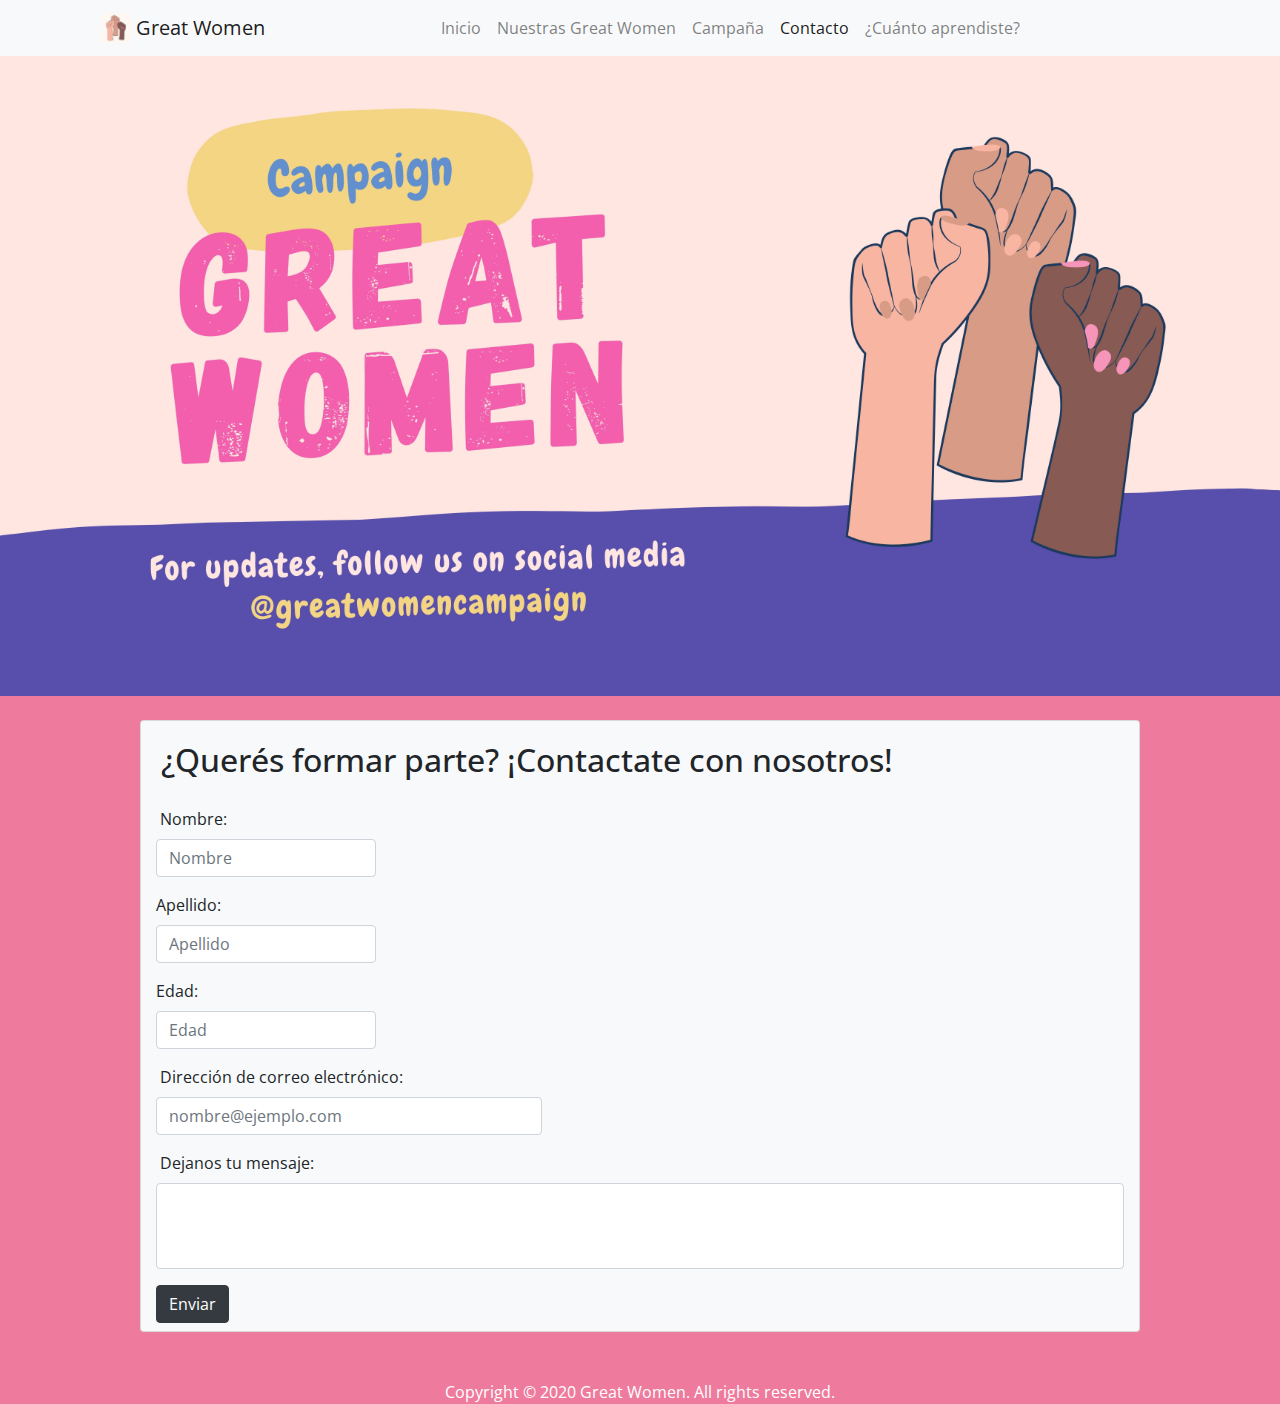
<file: TP 3/Contacto.html>
<!doctype html>
<html>
    <head>
        <title>Great Women</title>
        <meta name="viewport" content="width=device-width, initial-scale=1, shrink-to-fit=no">
        <link rel="stylesheet" href="https://stackpath.bootstrapcdn.com/bootstrap/4.5.2/css/bootstrap.min.css" integrity="sha384-JcKb8q3iqJ61gNV9KGb8thSsNjpSL0n8PARn9HuZOnIxN0hoP+VmmDGMN5t9UJ0Z" crossorigin="anonymous">
        <meta lang="es-AR">
        <meta charset="utf-8">
        <link rel="icon" href="Imagenes/GM.png">
        <style>
          body{
            background-color:rgb(238, 122, 157);
            font-family: 'Open Sans', sans-serif;
          }
          textArea {
            resize: none;
          }
        </style>
        <link href="https://fonts.googleapis.com/css2?family=Open+Sans:wght@700&display=swap" rel="stylesheet">
	</head>
	<body>
		<header class="header">
			<div class="bg-light">
                <div class="container">
                    <nav class="navbar navbar-expand-lg navbar-light">
                        <button class="navbar-toggler" type="button" data-toggle="collapse" data-target="#navbarNavAltMarkup" aria-controls="navbarNavAltMarkup" aria-expanded="false" aria-label="Toggle navigation">
                            <span class="navbar-toggler-icon"></span>
                        </button>
                        <a class="navbar-brand">
                            <img src="Imagenes/GM.png" width="30" height="30" class="d-inline-block align-top" alt="LogoGreatWomen" loading="lazy">
                        Great Women
                        </a>
                        <div class="collapse navbar-collapse" id="navbarNavAltMarkup">
                            <div class=" navg navbar-nav w-100 justify-content-center ">
                                <a class="nav-item nav-link " href="index.html">Inicio</a>
                                <a class="nav-item nav-link" href="GM.html">Nuestras Great Women</a>
                                <a class="nav-item nav-link" href="Campaña.html">Campaña</a>
                                <a class="nav-item nav-link active" href="#">Contacto</a>
                                <a class="nav-item nav-link" href="adivinanza.html">¿Cuánto aprendiste?</a>
                            </div>
                        </div>
                    </nav>
                </div>
            </div>
            <div class="text-center">
                <img src="Imagenes/Banner.jpg" class="img-fluid" alt="Banner">
			</div>
            <br>
            <div class="mx-auto card bg-light" style="width: 1000px;">
                <div class="card-body">
                  <h2>¿Querés formar parte? ¡Contactate con nosotros!</h2>
                </div>
                <form method="POST" onsubmit="return validar()"> 
                    <div class="form-group col-md-3">
                        <label for="inputNombre" class="pl-1">Nombre:</label>
                        <input type="text" class="form-control" placeholder="Nombre"  id="nombre">
                    </div>
                    <div class="form-group col-md-3">
                        <label for="inputApellido">Apellido:</label>
                        <input type="text" class="form-control" placeholder="Apellido"  id="apellido">
                    </div>
                    <div class="form-group col-md-3">
                        <label for="inputEdad">Edad:</label>
                        <input type="text" class="form-control" placeholder="Edad"  id="edad">
                    </div>
                    <div class="form-group col-md-5">
                        <label for="exampleFormControlInput1" class="pl-1">Dirección de correo electrónico:</label>
                        <input type="email" class="form-control"  placeholder="nombre@ejemplo.com"  id="email" >
                    </div>
                    <div class="form-group col-md-12">
                        <label for="exampleFormControlTextarea1"class="pl-1">Dejanos tu mensaje:</label>
                        <textarea class="form-control"  rows="3" cols="50" id="textArea" ></textarea>
                    </div>
                    <div class="col-auto">
                        <input type="submit" class="btn btn-dark mb-2" value="Enviar">
                    </div>
                </form>
            </div>
		</header>
		<script src="https://code.jquery.com/jquery-3.5.1.slim.min.js" integrity="sha384-DfXdz2htPH0lsSSs5nCTpuj/zy4C+OGpamoFVy38MVBnE+IbbVYUew+OrCXaRkfj" crossorigin="anonymous"></script>
        <script src="https://cdn.jsdelivr.net/npm/popper.js@1.16.1/dist/umd/popper.min.js" integrity="sha384-9/reFTGAW83EW2RDu2S0VKaIzap3H66lZH81PoYlFhbGU+6BZp6G7niu735Sk7lN" crossorigin="anonymous"></script>
        <script src="https://stackpath.bootstrapcdn.com/bootstrap/4.5.2/js/bootstrap.min.js" integrity="sha384-B4gt1jrGC7Jh4AgTPSdUtOBvfO8shuf57BaghqFfPlYxofvL8/KUEfYiJOMMV+rV" crossorigin="anonymous"></script>
        <script src="js/script.js"></script>
    </body>
	<br>
	<br>
	<footer>
		<div class="footer mx-auto text-white text-center">Copyright © 2020 Great Women. All rights reserved.</div>
    </footer>
</html>
</file>
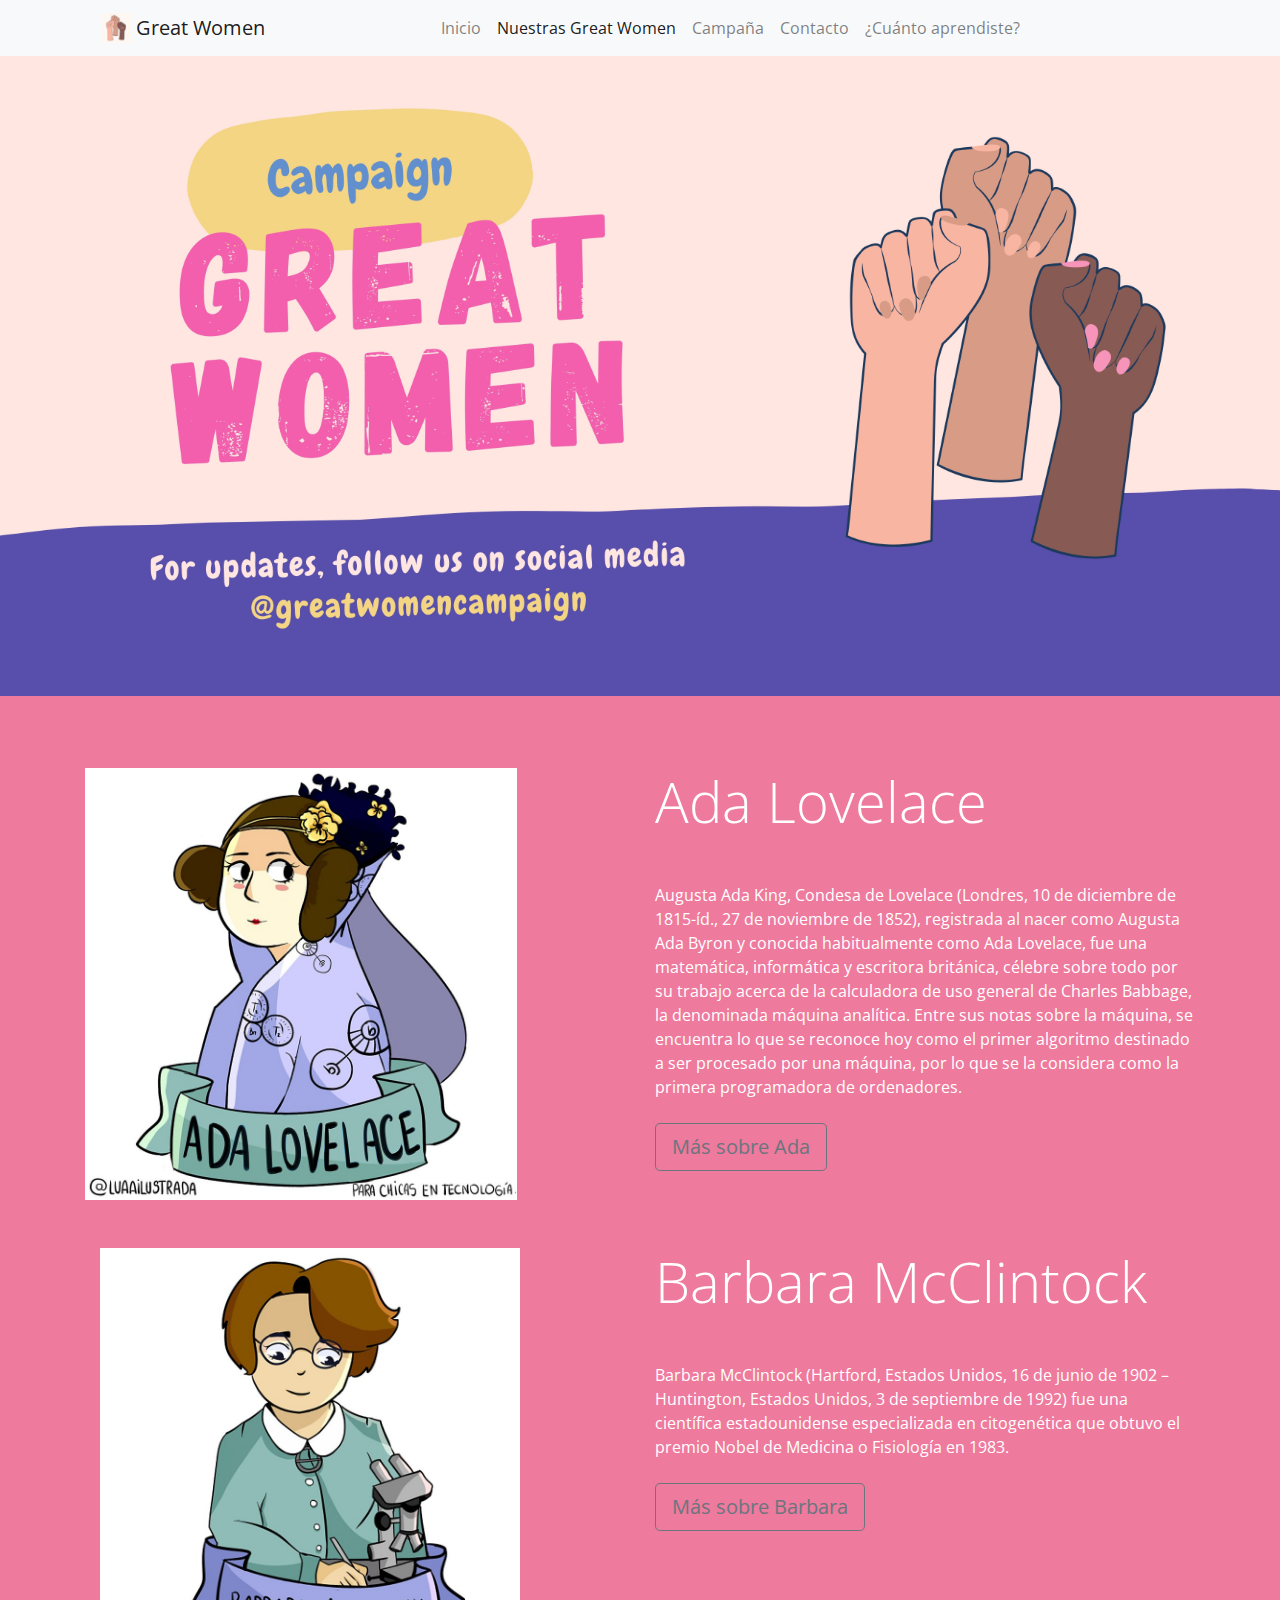
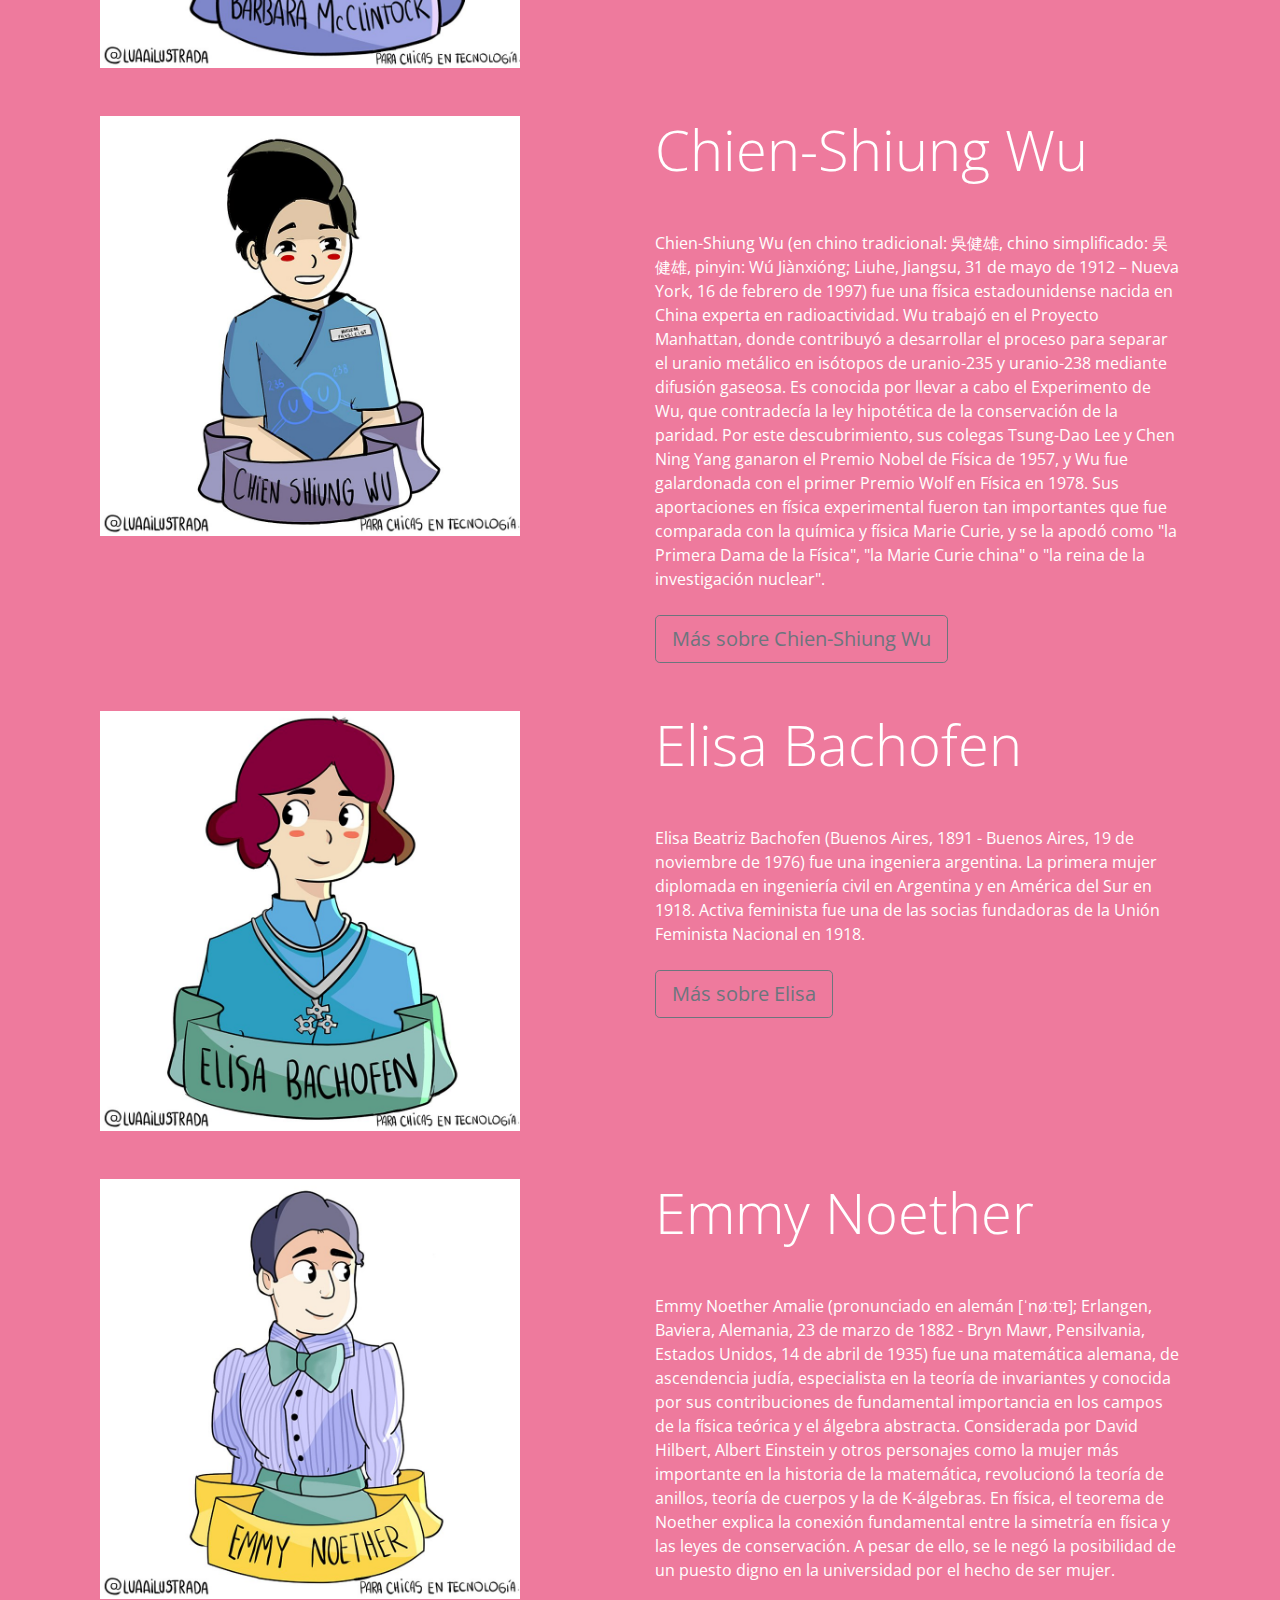
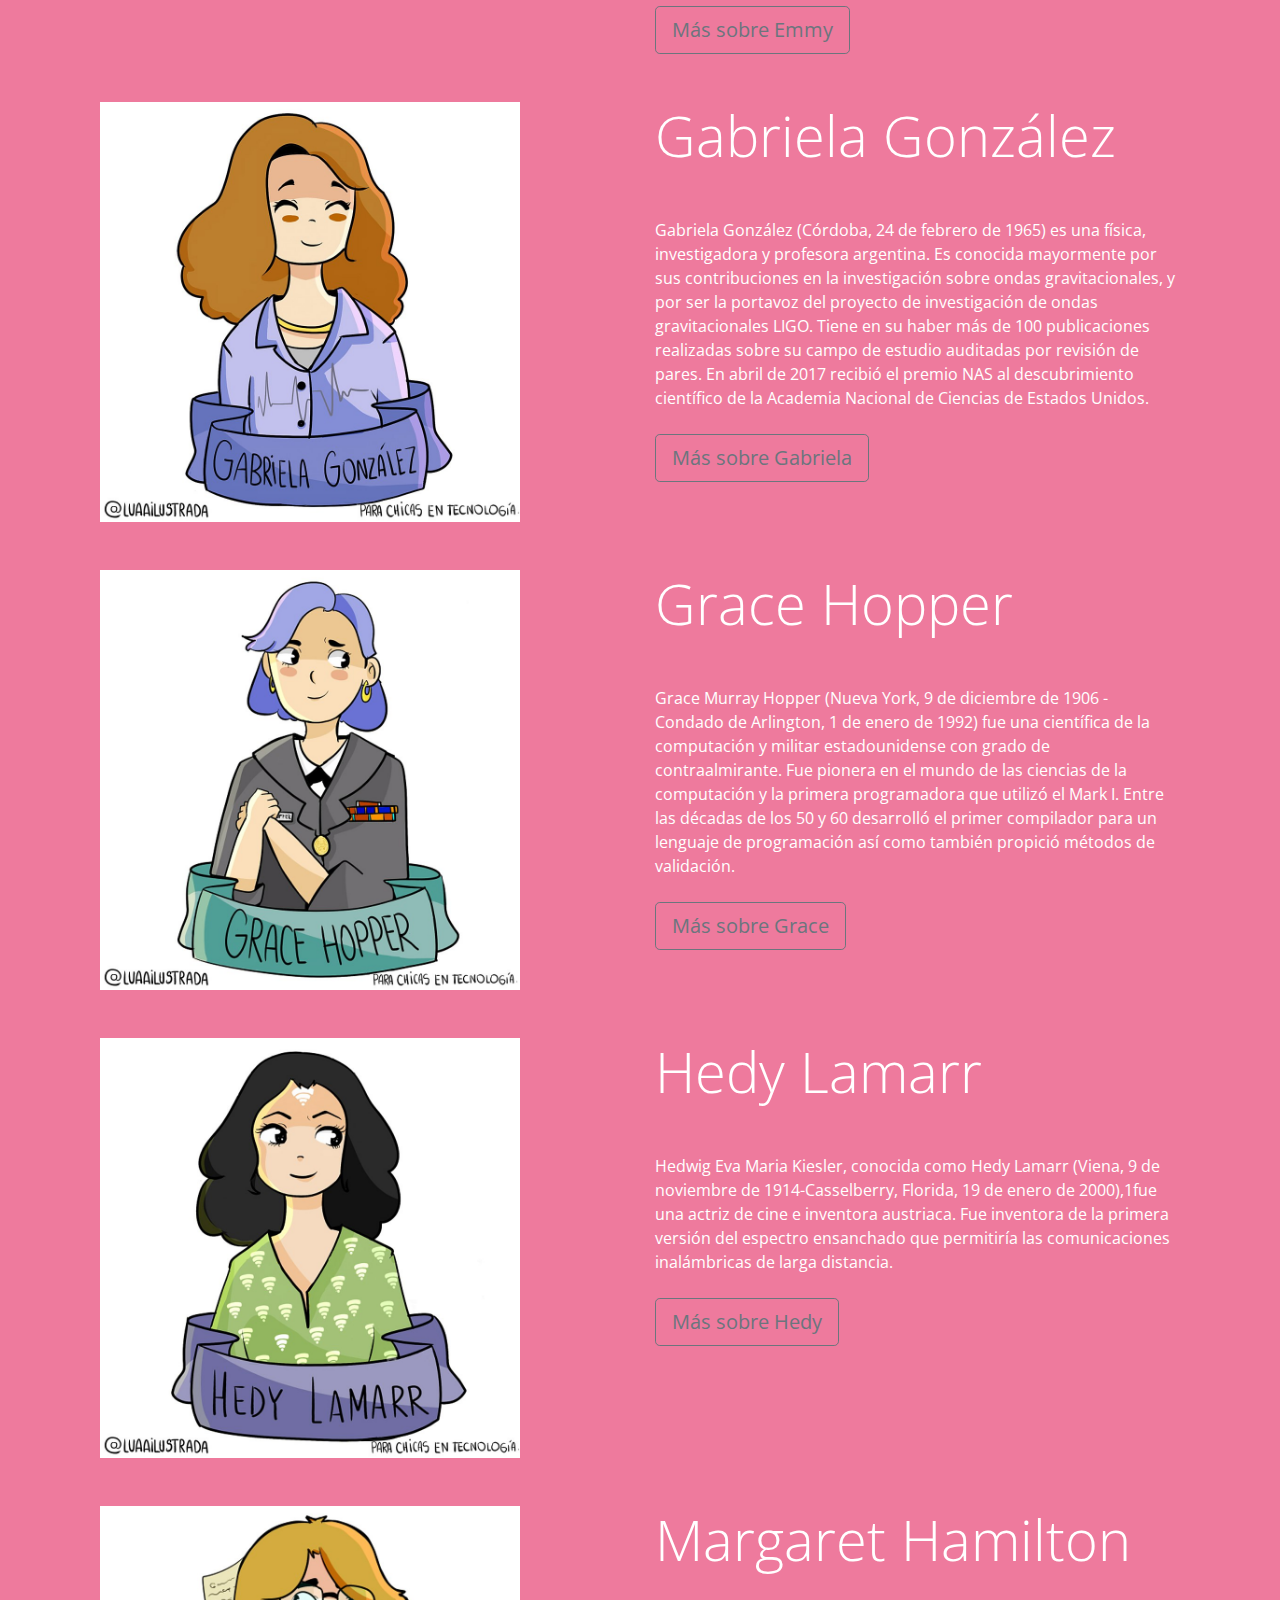
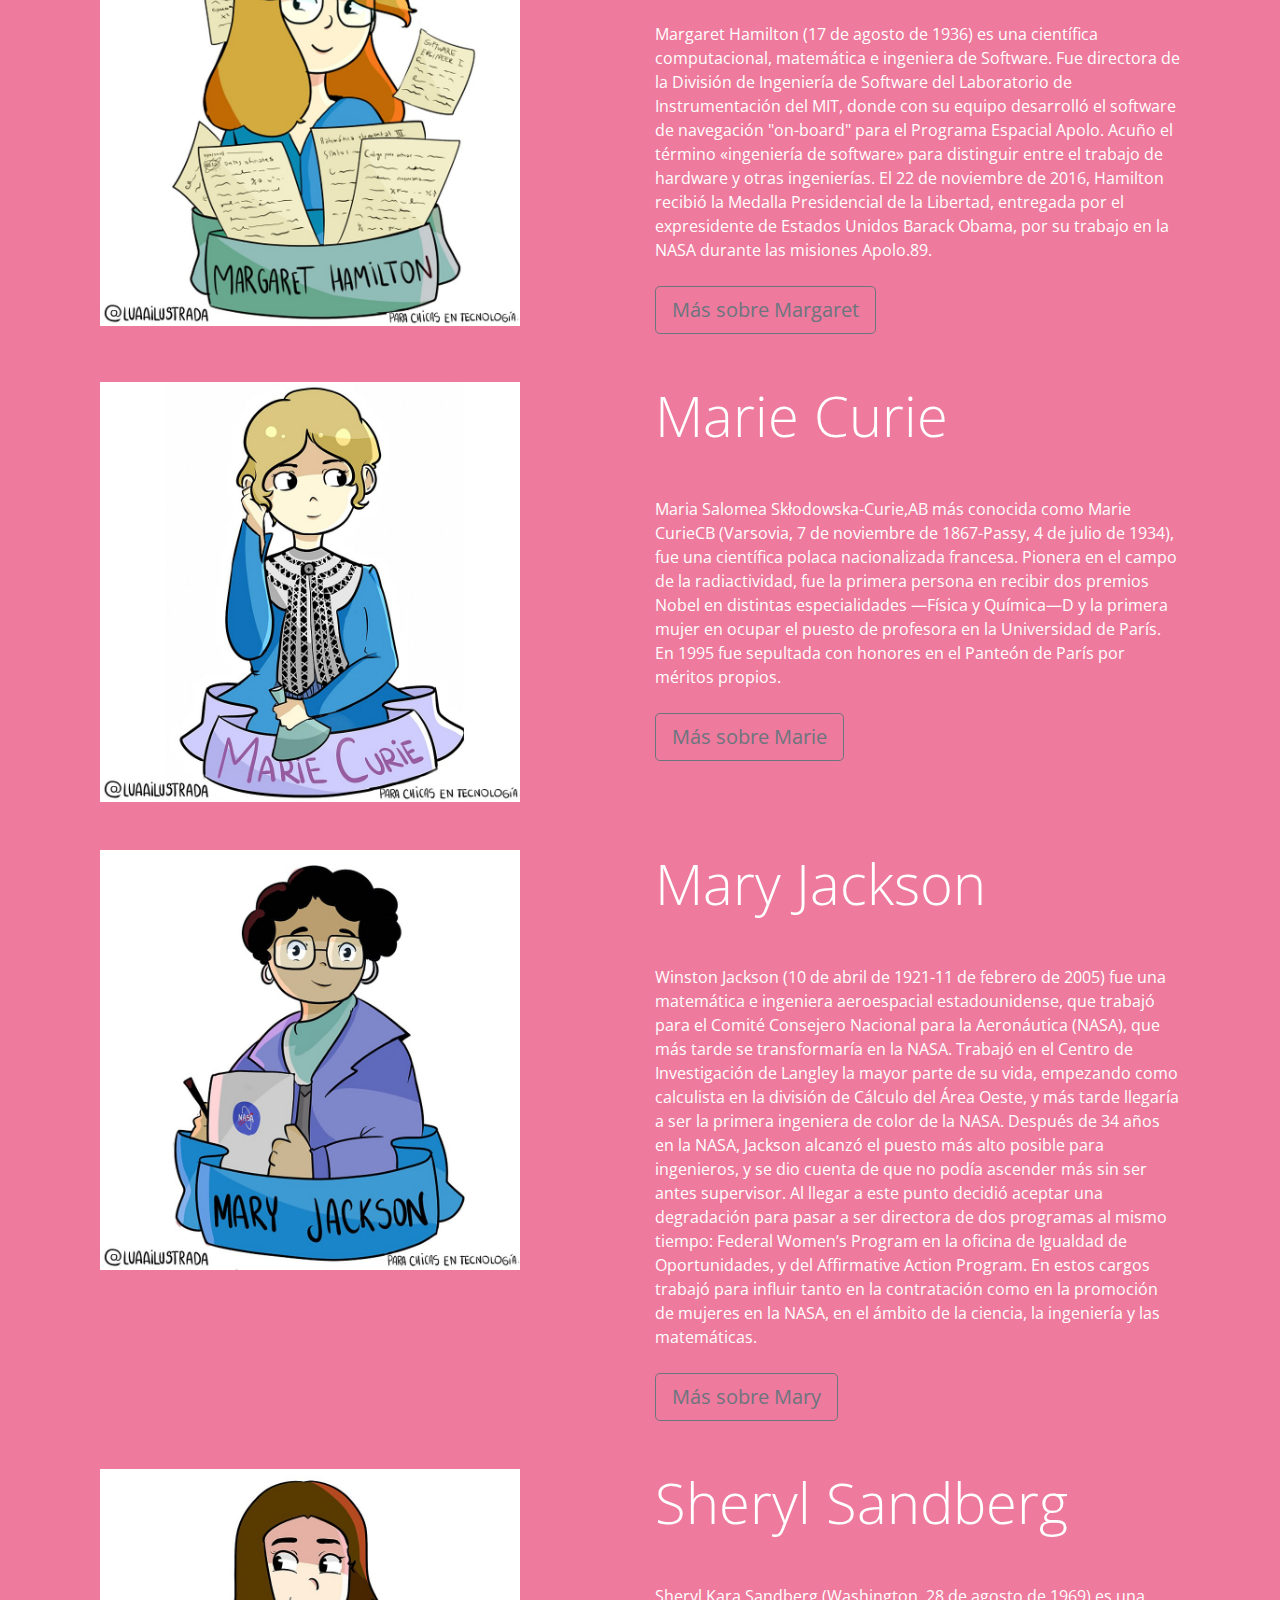
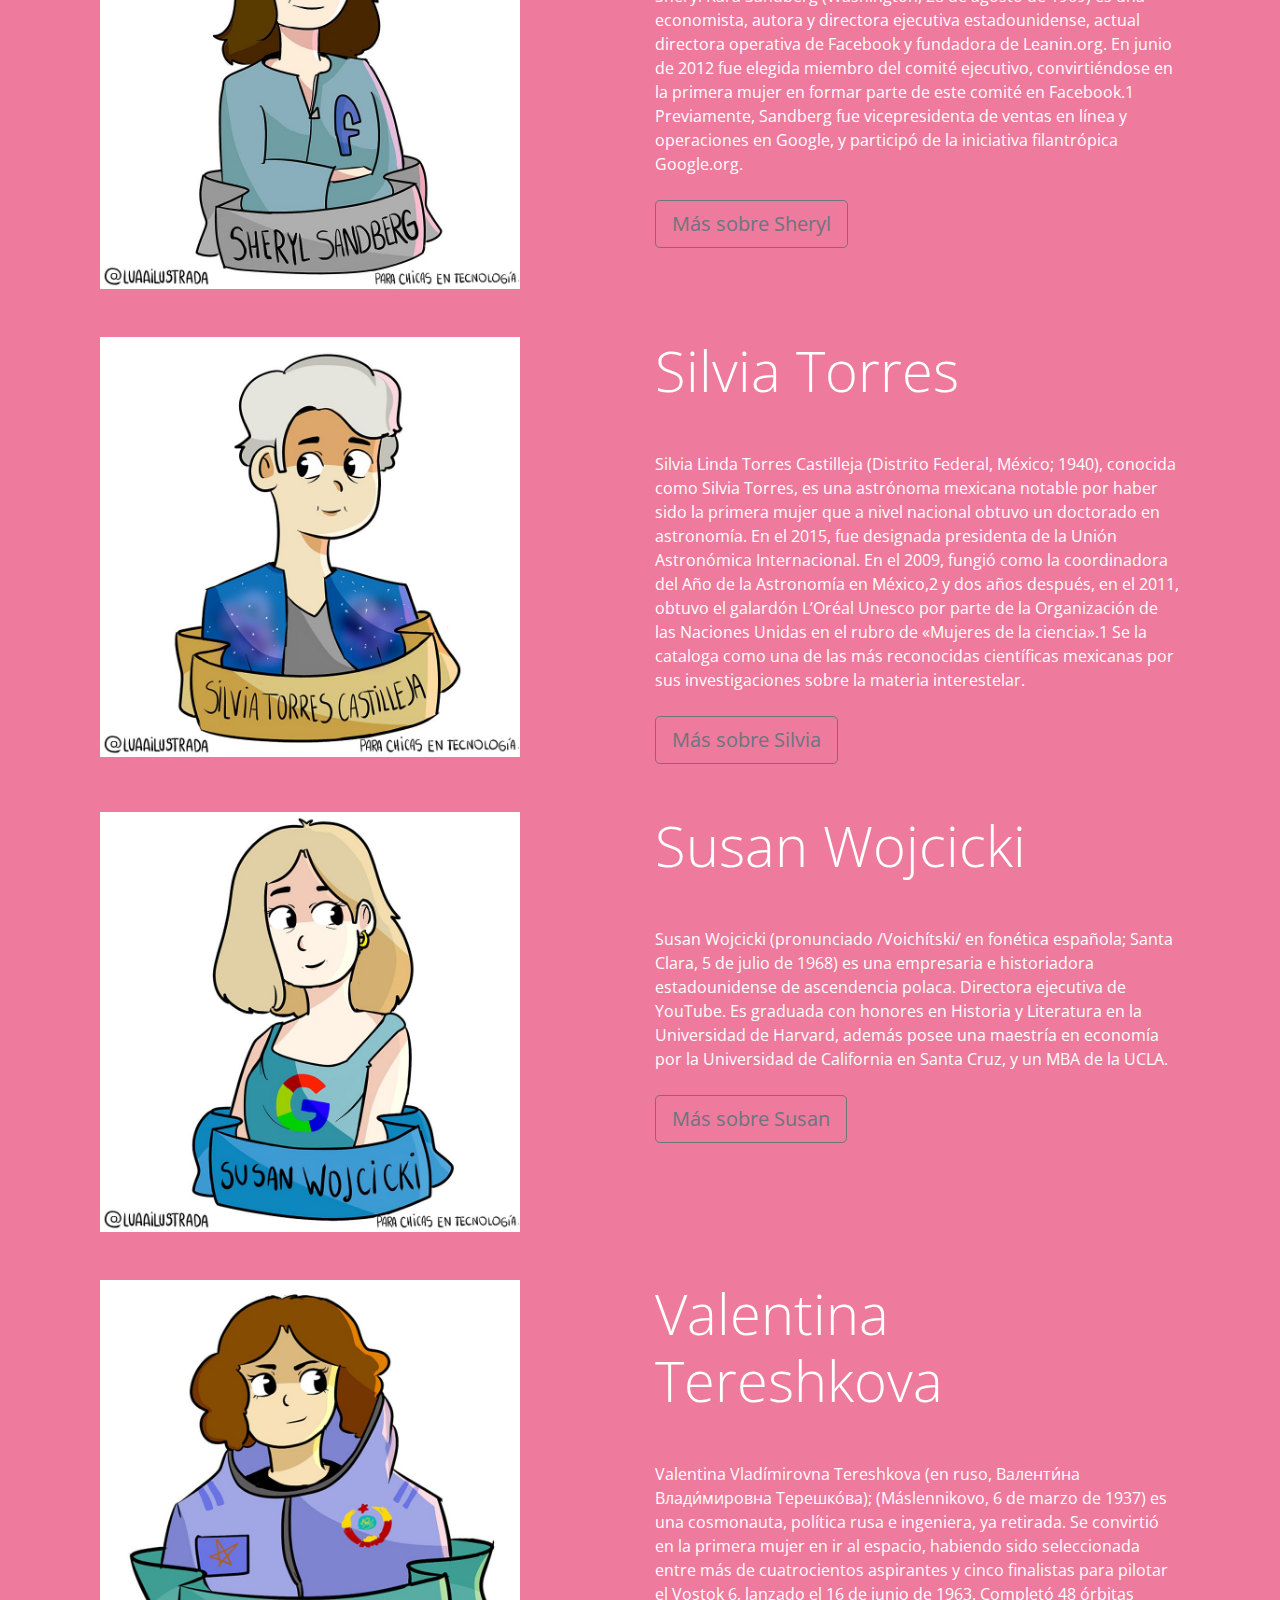
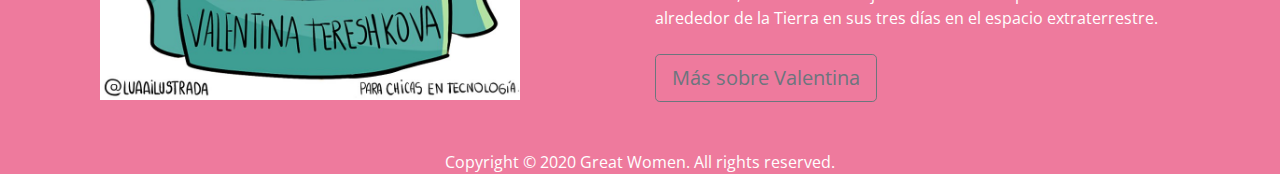
<file: TP 3/GM.html>
<!doctype html>
<html>
    <head>
        <title>Great Women</title>
        <meta name="viewport" content="width=device-width, initial-scale=1, shrink-to-fit=no">
        <link rel="stylesheet" href="https://stackpath.bootstrapcdn.com/bootstrap/4.5.2/css/bootstrap.min.css" integrity="sha384-JcKb8q3iqJ61gNV9KGb8thSsNjpSL0n8PARn9HuZOnIxN0hoP+VmmDGMN5t9UJ0Z" crossorigin="anonymous">
        <meta lang="es-AR">
        <meta charset="utf-8">
        <link rel="icon" href="Imagenes/GM.png">
        <style>
          body{
            background-color:rgb(238, 122, 157);
            font-family: 'Open Sans', sans-serif;
          }
        </style>
        <link href="https://fonts.googleapis.com/css2?family=Open+Sans:wght@700&display=swap" rel="stylesheet">
    </head>
    <body>
      <header class="header">
            <div class="bg-light">
                <div class="container">
                    <nav class="navbar navbar-expand-lg navbar-light">
                        <button class="navbar-toggler" type="button" data-toggle="collapse" data-target="#navbarNavAltMarkup" aria-controls="navbarNavAltMarkup" aria-expanded="false" aria-label="Toggle navigation">
                            <span class="navbar-toggler-icon"></span>
                        </button>
                        <a class="navbar-brand">
                            <img src="Imagenes/GM.png" width="30" height="30" class="d-inline-block align-top" alt="LogoGreatWomen" loading="lazy">
                        Great Women
                        </a>
                        <div class="collapse navbar-collapse" id="navbarNavAltMarkup">
                            <div class=" navg navbar-nav w-100 justify-content-center ">
                                <a class="nav-item nav-link " href="index.html">Inicio</a>
                                <a class="nav-item nav-link active" href="#">Nuestras Great Women</a>
                                <a class="nav-item nav-link" href="Campaña.html">Campaña</a>
                                <a class="nav-item nav-link" href="Contacto.html">Contacto</a>
                                <a class="nav-item nav-link" href="adivinanza.html">¿Cuánto aprendiste?</a>
                            </div>
                        </div>
                    </nav>
                </div>
            </div>
            <div class="text-center">
                <img src="Imagenes/Banner.jpg" class="img-fluid" alt="Banner">
            </div>
            <br>
            <div class="container mt-5">
                <div class="row">
                    <div class="col-md-6">
                        <div class="header-content-left">
                            <img src="Imagenes/900px-Ada_Lovelace_en_Grandes_Mujeres_de_Chicas_en_Tecnología_01.jpg" style="width: 80%;">
                        </div>
                    </div>
                    <div class="col-md-6">
                        <div class="header-content-right">
                            <h1 class="display-4 text-white">Ada Lovelace</h1>
                            <p class="mt-5 text-white">Augusta Ada King, Condesa de Lovelace (Londres, 10 de diciembre de 1815-íd., 27 de noviembre de 1852), registrada al nacer como Augusta Ada Byron y conocida habitualmente como Ada Lovelace, fue una matemática, informática y escritora británica, célebre sobre todo por su trabajo acerca de la calculadora de uso general de Charles Babbage, la denominada máquina analítica. Entre sus notas sobre la máquina, se encuentra lo que se reconoce hoy como el primer algoritmo destinado a ser procesado por una máquina, por lo que se la considera como la primera programadora de ordenadores.</p>
                            <a href="https://es.wikipedia.org/wiki/Ada_Lovelace" class="btn btn-outline-secondary btn-lg mt-2" target="_blank">Más sobre Ada</a>
                        </div>
                    </div>
                </div>
            <div class="container mt-5">
                <div class="row">
                    <div class="col-md-6">
                        <div class="header-content-left">
                            <img src="Imagenes/900px-Barbara_Mc_Clintock_en_Grandes_Mujeres_de_Chicas_en_Tecnología.jpg" style="width: 80%;">
                        </div>
                    </div>
                    <div class="col-md-6">
                        <div class="header-content-right">
                            <h1 class="display-4 text-white">Barbara McClintock</h1>
                            <p class="mt-5 text-white">Barbara McClintock​ (Hartford, Estados Unidos, 16 de junio de 1902 – Huntington, Estados Unidos, 3 de septiembre de 1992) fue una científica estadounidense especializada en citogenética que obtuvo el premio Nobel de Medicina o Fisiología en 1983.</p>
                            <a href="https://es.wikipedia.org/wiki/Barbara_McClintock" class="btn btn-outline-secondary btn-lg mt-2" target="_blank">Más sobre Barbara</a>
                        </div>
                    </div>
                </div>
            </div>
            <div class="container mt-5">
                <div class="row">
                    <div class="col-md-6">
                        <div class="header-content-left">
                            <img src="Imagenes/900px-Chien_Shiung_Wu_en_Grandes_Mujeres_de_Chicas_en_Tecnología.jpg" style="width: 80%;">
                        </div>
                    </div>
                    <div class="col-md-6">
                        <div class="header-content-right">
                            <h1 class="display-4 text-white">Chien-Shiung Wu</h1>
                            <p class="mt-5 text-white">Chien-Shiung Wu (en chino tradicional: 吳健雄, chino simplificado: 吴健雄, pinyin: Wú Jiànxióng; Liuhe, Jiangsu, 31 de mayo de 1912 – Nueva York, 16 de febrero de 1997) fue una física estadounidense nacida en China experta en radioactividad. Wu trabajó en el Proyecto Manhattan, donde contribuyó a desarrollar el proceso para separar el uranio metálico en isótopos de uranio-235 y uranio-238 mediante difusión gaseosa. Es conocida por llevar a cabo el Experimento de Wu, que contradecía la ley hipotética de la conservación de la paridad. Por este descubrimiento, sus colegas Tsung-Dao Lee y Chen Ning Yang ganaron el Premio Nobel de Física de 1957, y Wu fue galardonada con el primer Premio Wolf en Física en 1978. Sus aportaciones en física experimental fueron tan importantes que fue comparada con la química y física Marie Curie, y se la apodó como "la Primera Dama de la Física", "la Marie Curie china" o "la reina de la investigación nuclear".</p>
                            <a href="https://es.wikipedia.org/wiki/Chien-Shiung_Wu" class="btn btn-outline-secondary btn-lg mt-2" target="_blank">Más sobre Chien-Shiung Wu</a>
                        </div>
                    </div>
                </div>
            </div>
            <div class="container mt-5">
                <div class="row">
                    <div class="col-md-6">
                        <div class="header-content-left">
                            <img src="Imagenes/900px-Elisa_Bachofen_en_Grandes_Mujeres_de_Chicas_en_Tecnología.jpg" style="width: 80%;">
                        </div>
                    </div>
                    <div class="col-md-6">
                        <div class="header-content-right">
                            <h1 class="display-4 text-white">Elisa Bachofen</h1>
                            <p class="mt-5 text-white">Elisa Beatriz Bachofen (Buenos Aires, 1891 - Buenos Aires, 19 de noviembre de 1976) fue una ingeniera argentina. La primera mujer diplomada en ingeniería civil en Argentina y en América del Sur en 1918. Activa feminista fue una de las socias fundadoras de la Unión Feminista Nacional en 1918.</p>
                            <a href="https://es.wikipedia.org/wiki/Elisa_Bachofen" class="btn btn-outline-secondary btn-lg mt-2" target="_blank">Más sobre Elisa</a>
                        </div>
                    </div>
                </div>
            </div>
            <div class="container mt-5">
                <div class="row">
                    <div class="col-md-6">
                        <div class="header-content-left">
                            <img src="Imagenes/900px-Emmy_Noether_en_Grandes_Mujeres_de_Chicas_en_Tecnología.jpg" style="width: 80%;">
                        </div>
                    </div>
                    <div class="col-md-6">
                        <div class="header-content-right">
                            <h1 class="display-4 text-white">Emmy Noether</h1>
                            <p class="mt-5 text-white">Emmy Noether Amalie (pronunciado en alemán [ˈnøːtɐ]; Erlangen, Baviera, Alemania, 23 de marzo de 1882 - Bryn Mawr, Pensilvania, Estados Unidos, 14 de abril de 1935) fue una matemática alemana, de ascendencia judía, especialista en la teoría de invariantes​ y conocida por sus contribuciones de fundamental importancia en los campos de la física teórica y el álgebra abstracta. Considerada por David Hilbert, Albert Einstein y otros personajes como la mujer más importante en la historia de la matemática, revolucionó la teoría de anillos, teoría de cuerpos y la de K-álgebras. En física, el teorema de Noether explica la conexión fundamental entre la simetría en física y las leyes de conservación.​ A pesar de ello, se le negó la posibilidad de un puesto digno en la universidad por el hecho de ser mujer.</p>
                            <a href="https://es.wikipedia.org/wiki/Emmy_Noether" class="btn btn-outline-secondary btn-lg mt-2" target="_blank">Más sobre Emmy</a>
                        </div>
                    </div>
                </div>
            </div>
            <div class="container mt-5">
                <div class="row">
                    <div class="col-md-6">
                        <div class="header-content-left">
                            <img src="Imagenes/900px-Gabriela_González_en_Grandes_Mujeres_de_Chicas_en_Tecnología.jpg" style="width: 80%;">
                        </div>
                    </div>
                    <div class="col-md-6">
                        <div class="header-content-right">
                            <h1 class="display-4 text-white">Gabriela González</h1>
                            <p class="mt-5 text-white">Gabriela González (Córdoba,​ 24 de febrero de 1965) es una física, investigadora y profesora argentina. Es conocida mayormente por sus contribuciones en la investigación sobre ondas gravitacionales, y por ser la portavoz del proyecto de investigación de ondas gravitacionales LIGO.​ Tiene en su haber más de 100 publicaciones realizadas sobre su campo de estudio auditadas por revisión de pares.​ En abril de 2017 recibió el premio NAS al descubrimiento científico de la Academia Nacional de Ciencias de Estados Unidos.</p>
                            <a href="https://es.wikipedia.org/wiki/Gabriela_Gonz%C3%A1lez" class="btn btn-outline-secondary btn-lg mt-2" target="_blank">Más sobre Gabriela</a>
                        </div>
                    </div>
                </div>
            </div>
            <div class="container mt-5">
                <div class="row">
                    <div class="col-md-6">
                        <div class="header-content-left">
                            <img src="Imagenes/900px-Grace_Hopper_en_Grandes_Mujeres_de_Chicas_en_Tecnología.jpg" style="width: 80%;">
                        </div>
                    </div>
                    <div class="col-md-6">
                        <div class="header-content-right">
                            <h1 class="display-4 text-white">Grace Hopper</h1>
                            <p class="mt-5 text-white">Grace Murray Hopper (Nueva York, 9 de diciembre de 1906 - Condado de Arlington, 1 de enero de 1992) fue una científica de la computación y militar estadounidense con grado de contraalmirante. Fue pionera en el mundo de las ciencias de la computación y la primera programadora que utilizó el Mark I. Entre las décadas de los 50 y 60 desarrolló el primer compilador para un lenguaje de programación así como también propició métodos de validación.</p>
                            <a href="https://es.wikipedia.org/wiki/Grace_Murray_Hopper" class="btn btn-outline-secondary btn-lg mt-2" target="_blank">Más sobre Grace</a>
                        </div>
                    </div>
                </div>
            </div>
            <div class="container mt-5">
                <div class="row">
                    <div class="col-md-6">
                        <div class="header-content-left">
                            <img src="Imagenes/900px-Hedy_Lamarr_en_Grandes_Mujeres_de_Chicas_en_Tecnología.jpg" style="width: 80%;">
                        </div>
                    </div>
                    <div class="col-md-6">
                        <div class="header-content-right">
                            <h1 class="display-4 text-white">Hedy Lamarr</h1>
                            <p class="mt-5 text-white">Hedwig Eva Maria Kiesler, conocida como Hedy Lamarr (Viena, 9 de noviembre de 1914-Casselberry, Florida, 19 de enero de 2000),1​fue una actriz de cine e inventora austriaca. Fue inventora de la primera versión del espectro ensanchado que permitiría las comunicaciones inalámbricas de larga distancia.</p>
                            <a href="https://es.wikipedia.org/wiki/Hedy_Lamarr" class="btn btn-outline-secondary btn-lg mt-2" target="_blank">Más sobre Hedy</a>
                        </div>
                    </div>
                </div>
            </div>
            <div class="container mt-5">
                <div class="row">
                    <div class="col-md-6">
                        <div class="header-content-left">
                            <img src="Imagenes/900px-Margaret_Hamilton_en_Grandes_Mujeres_de_Chicas_en_Tecnología.jpg" style="width: 80%;">
                        </div>
                    </div>
                    <div class="col-md-6">
                        <div class="header-content-right">
                            <h1 class="display-4 text-white">Margaret Hamilton</h1>
                            <p class="mt-5 text-white">Margaret Hamilton (17 de agosto de 1936) es una científica computacional, matemática e ingeniera de Software.
                                Fue directora de la División de Ingeniería de Software del Laboratorio de Instrumentación del MIT,​ donde con su equipo desarrolló el software de navegación "on-board" para el Programa Espacial Apolo.​ Acuño el término «ingeniería de software» para distinguir entre el trabajo de hardware y otras ingenierías.
                                El 22 de noviembre de 2016, Hamilton recibió la Medalla Presidencial de la Libertad, entregada por el expresidente de Estados Unidos Barack Obama, por su trabajo en la NASA durante las misiones Apolo.8​9​.</p>
                            <a href="https://es.wikipedia.org/wiki/Margaret_Hamilton_(cient%C3%ADfica)" class="btn btn-outline-secondary btn-lg mt-2" target="_blank">Más sobre Margaret</a>
                        </div>
                    </div>
                </div>
            </div>
            <div class="container mt-5">
                <div class="row">
                    <div class="col-md-6">
                        <div class="header-content-left">
                            <img src="Imagenes/900px-Marie_Curie_en_Grandes_Mujeres_de_Chicas_en_Tecnología.jpg" style="width: 80%;">
                        </div>
                    </div>
                    <div class="col-md-6">
                        <div class="header-content-right">
                            <h1 class="display-4 text-white">Marie Curie</h1>
                            <p class="mt-5 text-white">Maria Salomea Skłodowska-Curie,A​B​ más conocida como Marie CurieC​B​ (Varsovia, 7 de noviembre de 1867-Passy, 4 de julio de 1934), fue una científica polaca nacionalizada francesa. Pionera en el campo de la radiactividad, fue la primera persona en recibir dos premios Nobel en distintas especialidades —Física y Química—D​ y la primera mujer en ocupar el puesto de profesora en la Universidad de París. En 1995 fue sepultada con honores en el Panteón de París por méritos propios.</p>
                            <a href="https://es.wikipedia.org/wiki/Marie_Curie" class="btn btn-outline-secondary btn-lg mt-2" target="_blank">Más sobre Marie</a>
                        </div>
                    </div>
                </div>
            </div>
            <div class="container mt-5">
                <div class="row">
                    <div class="col-md-6">
                        <div class="header-content-left">
                            <img src="Imagenes/900px-Mary_Jackson_en_Grandes_Mujeres_de_Chicas_en_Tecnología.jpg" style="width: 80%;">
                        </div>
                    </div>
                    <div class="col-md-6">
                        <div class="header-content-right">
                            <h1 class="display-4 text-white">Mary Jackson</h1>
                            <p class="mt-5 text-white">Winston Jackson (10 de abril de 1921-11 de febrero de 2005) fue una matemática e ingeniera aeroespacial estadounidense, que trabajó para el Comité Consejero Nacional para la Aeronáutica (NASA), que más tarde se transformaría en la NASA. Trabajó en el Centro de Investigación de Langley la mayor parte de su vida, empezando como calculista en la división de Cálculo del Área Oeste, y más tarde llegaría a ser la primera ingeniera de color de la NASA. Después de 34 años en la NASA, Jackson alcanzó el puesto más alto posible para ingenieros, y se dio cuenta de que no podía ascender más sin ser antes supervisor. Al llegar a este punto decidió aceptar una degradación para pasar a ser directora de dos programas al mismo tiempo: Federal Women’s Program en la oficina de Igualdad de Oportunidades, y del Affirmative Action Program. En estos cargos trabajó para influir tanto en la contratación como en la promoción de mujeres en la NASA, en el ámbito de la ciencia, la ingeniería y las matemáticas.</p>
                            <a href="https://es.wikipedia.org/wiki/Mary_Jackson_(ingeniera)" class="btn btn-outline-secondary btn-lg mt-2" target="_blank">Más sobre Mary</a>
                        </div>
                    </div>
                </div>
            </div>
            <div class="container mt-5">
                <div class="row">
                    <div class="col-md-6">
                        <div class="header-content-left">
                            <img src="Imagenes/900px-Sheryl_Sandberg_en_Grandes_Mujeres_de_Chicas_en_Tecnología.jpg" style="width: 80%;">
                        </div>
                    </div>
                    <div class="col-md-6">
                        <div class="header-content-right">
                            <h1 class="display-4 text-white">Sheryl Sandberg</h1>
                            <p class="mt-5 text-white">Sheryl Kara Sandberg (Washington, 28 de agosto de 1969) es una economista, autora y directora ejecutiva estadounidense, actual directora operativa de Facebook y fundadora de Leanin.org. En junio de 2012 fue elegida miembro del comité ejecutivo, convirtiéndose en la primera mujer en formar parte de este comité en Facebook.1​ Previamente, Sandberg fue vicepresidenta de ventas en línea y operaciones en Google, y participó de la iniciativa filantrópica Google.org.</p>
                            <a href="https://es.wikipedia.org/wiki/Sheryl_Sandberg" class="btn btn-outline-secondary btn-lg mt-2" target="_blank">Más sobre Sheryl</a>
                        </div>
                    </div>
                </div>
            </div>
            <div class="container mt-5">
                <div class="row">
                    <div class="col-md-6">
                        <div class="header-content-left">
                            <img src="Imagenes/900px-Silvia_Torres_Castilleja_en_Grandes_Mujeres_de_Chicas_en_Tecnología.jpg" style="width: 80%;">
                        </div>
                    </div>
                    <div class="col-md-6">
                        <div class="header-content-right">
                            <h1 class="display-4 text-white">Silvia Torres</h1>
                            <p class="mt-5 text-white">Silvia Linda Torres Castilleja (Distrito Federal, México; 1940),​ conocida como Silvia Torres, es una astrónoma mexicana notable por haber sido la primera mujer que a nivel nacional obtuvo un doctorado en astronomía. En el 2015, fue designada presidenta de la Unión Astronómica Internacional. En el 2009, fungió como la coordinadora del Año de la Astronomía en México,2​ y dos años después, en el 2011, obtuvo el galardón L’Oréal Unesco por parte de la Organización de las Naciones Unidas en el rubro de «Mujeres de la ciencia».1​ Se la cataloga como una de las más reconocidas científicas mexicanas por sus investigaciones sobre la materia interestelar.</p>
                            <a href="https://es.wikipedia.org/wiki/Silvia_Torres_Castilleja" class="btn btn-outline-secondary btn-lg mt-2" target="_blank">Más sobre Silvia</a>
                        </div>
                    </div>
                </div>
            </div>
            <div class="container mt-5">
                <div class="row">
                    <div class="col-md-6">
                        <div class="header-content-left">
                            <img src="Imagenes/900px-Susan_Wojcicki_en_Grandes_Mujeres_de_Chicas_en_Tecnología.jpg" style="width: 80%;">
                        </div>
                    </div>
                    <div class="col-md-6">
                        <div class="header-content-right">
                            <h1 class="display-4 text-white">Susan Wojcicki</h1>
                            <p class="mt-5 text-white">Susan Wojcicki (pronunciado /Voichítski/ en fonética española; Santa Clara, 5 de julio de 1968) es una empresaria e historiadora estadounidense de ascendencia polaca.
                                Directora ejecutiva de YouTube. Es graduada con honores en Historia y Literatura en la Universidad de Harvard, además posee una maestría en economía por la Universidad de California en Santa Cruz, y un MBA de la UCLA.</p>
                            <a href="https://es.wikipedia.org/wiki/Susan_Wojcicki" class="btn btn-outline-secondary btn-lg mt-2" target="_blank">Más sobre Susan</a>
                        </div>
                    </div>
                </div>
            </div>
            <div class="container mt-5">
                <div class="row">
                    <div class="col-md-6">
                        <div class="header-content-left">
                            <img src="Imagenes/900px-Valentina_Tereshkova_en_Grandes_Mujeres_de_Chicas_en_Tecnología.jpg" style="width: 80%;">
                        </div>
                    </div>
                    <div class="col-md-6">
                        <div class="header-content-right">
                            <h1 class="display-4 text-white">Valentina Tereshkova</h1>
                            <p class="mt-5 text-white">Valentina Vladímirovna Tereshkova (en ruso, Валенти́на Влади́мировна Терешко́ва); (Máslennikovo, 6 de marzo de 1937)​ es una cosmonauta, política rusa e ingeniera, ya retirada. Se convirtió en la primera mujer en ir al espacio, habiendo sido seleccionada entre más de cuatrocientos aspirantes y cinco finalistas para pilotar el Vostok 6, lanzado el 16 de junio de 1963. Completó 48 órbitas alrededor de la Tierra en sus tres días en el espacio extraterrestre.</p>
                            <a href="https://es.wikipedia.org/wiki/Valentina_Tereshkova" class="btn btn-outline-secondary btn-lg mt-2" target="_blank">Más sobre Valentina</a>
                        </div>
                    </div>
                </div>
            </div>
        </header>
        <script src="https://code.jquery.com/jquery-3.5.1.slim.min.js" integrity="sha384-DfXdz2htPH0lsSSs5nCTpuj/zy4C+OGpamoFVy38MVBnE+IbbVYUew+OrCXaRkfj" crossorigin="anonymous"></script>
        <script src="https://cdn.jsdelivr.net/npm/popper.js@1.16.1/dist/umd/popper.min.js" integrity="sha384-9/reFTGAW83EW2RDu2S0VKaIzap3H66lZH81PoYlFhbGU+6BZp6G7niu735Sk7lN" crossorigin="anonymous"></script>
        <script src="https://stackpath.bootstrapcdn.com/bootstrap/4.5.2/js/bootstrap.min.js" integrity="sha384-B4gt1jrGC7Jh4AgTPSdUtOBvfO8shuf57BaghqFfPlYxofvL8/KUEfYiJOMMV+rV" crossorigin="anonymous"></script>
    </body>
    <br>
    <br>
    <footer>
      <div class="footer mx-auto text-white text-center">Copyright © 2020 Great Women. All rights reserved.</div>
    </footer>
</html>
</file>
<file: TP 1/styles.css>
* {
	margin: 0;
	padding: 0;
	-webkit-box-sizing: border-box;
	-moz-box-sizing: border-box;
	box-sizing: border-box;
}

body {      			   
	background: rgb(238, 122, 157);
}


/*BANNER*/
div {
	width:100%;
}


 /*Estilo de Imagen*/
#banner {
    height: 350px; 
    margin-top: 0px; 
    margin-bottom: 0px;  
    width: 1000px; 
    padding: 0px;
}
/*BARRA DE NAVEGACION*/

header, .main, footer {
	background:rgb(238, 122, 157);
	width:90%;
	max-width:1000px;
	margin:20px auto;
}

.navegacion{   			
	width: 1000px;
	margin: 10px auto; 
	background: #fff;
}

.navegacion ul{
	list-style: none;
}

.menu > li{
	position: relative;
	display: inline-block;
}

.menu > li > a{      
	display: block;
	padding: 15px 20px;
	color: #353535;
	font-family: Arial;
	text-decoration: none;
}

.menu li a:hover{
	color: #CE7D35;
	transition: all .3s;
}



/*TITULOS*/

#TituloArt {
	font-family:Arial;
	font-weight:bold;
	text-align:left; 
	line-height:30px;
}

/*ARTICULOS*/
.main .articles {
	width:100%;
	margin-right:0%;
	float:left;
}

.main .articles article { 
	padding:40px;
	background:#fff;
	margin-bottom:30px;
	font-family:Arial;
}

p { 
	color:rgba(0,0,0,.5); 
	font-family:Arial;  
	font-size:20px; 
	text-align:left; 
	letter-spacing:normal;
	word-spacing:normal; 
}
			

/*PIE DE PAGINA */
.footer {
	background:#d1447a;
	color:rgb(0, 0, 0);
	clear:both;
	padding:10px 0px;
	text-align:center;
	font-family:Arial;
	font-size: 30px;
}


/*IMAGENES */
img{
	border-radius:5px;
}

 /*Cada Imagen*/

#imag {
    float: right;
    position: relative;
    margin:0px 0px 10px 10px;
    bottom: 15px;
}
</file>
